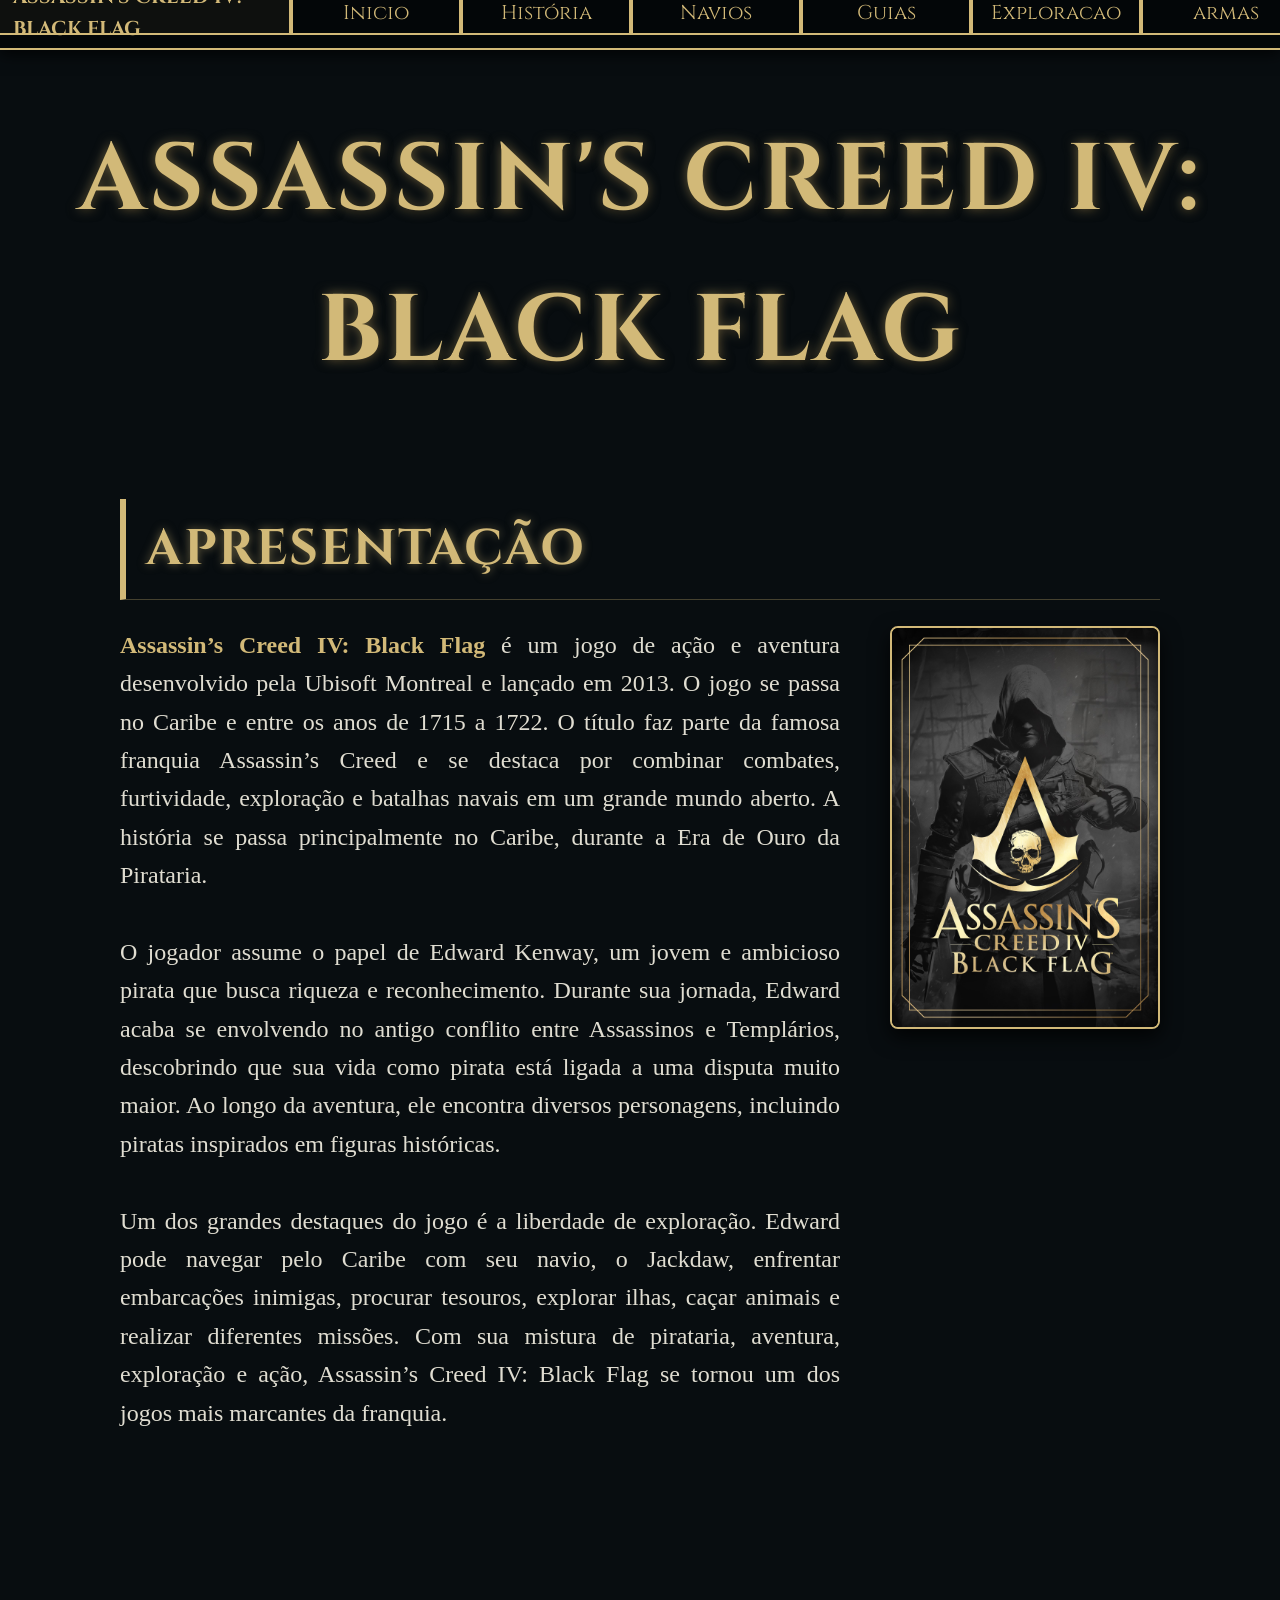
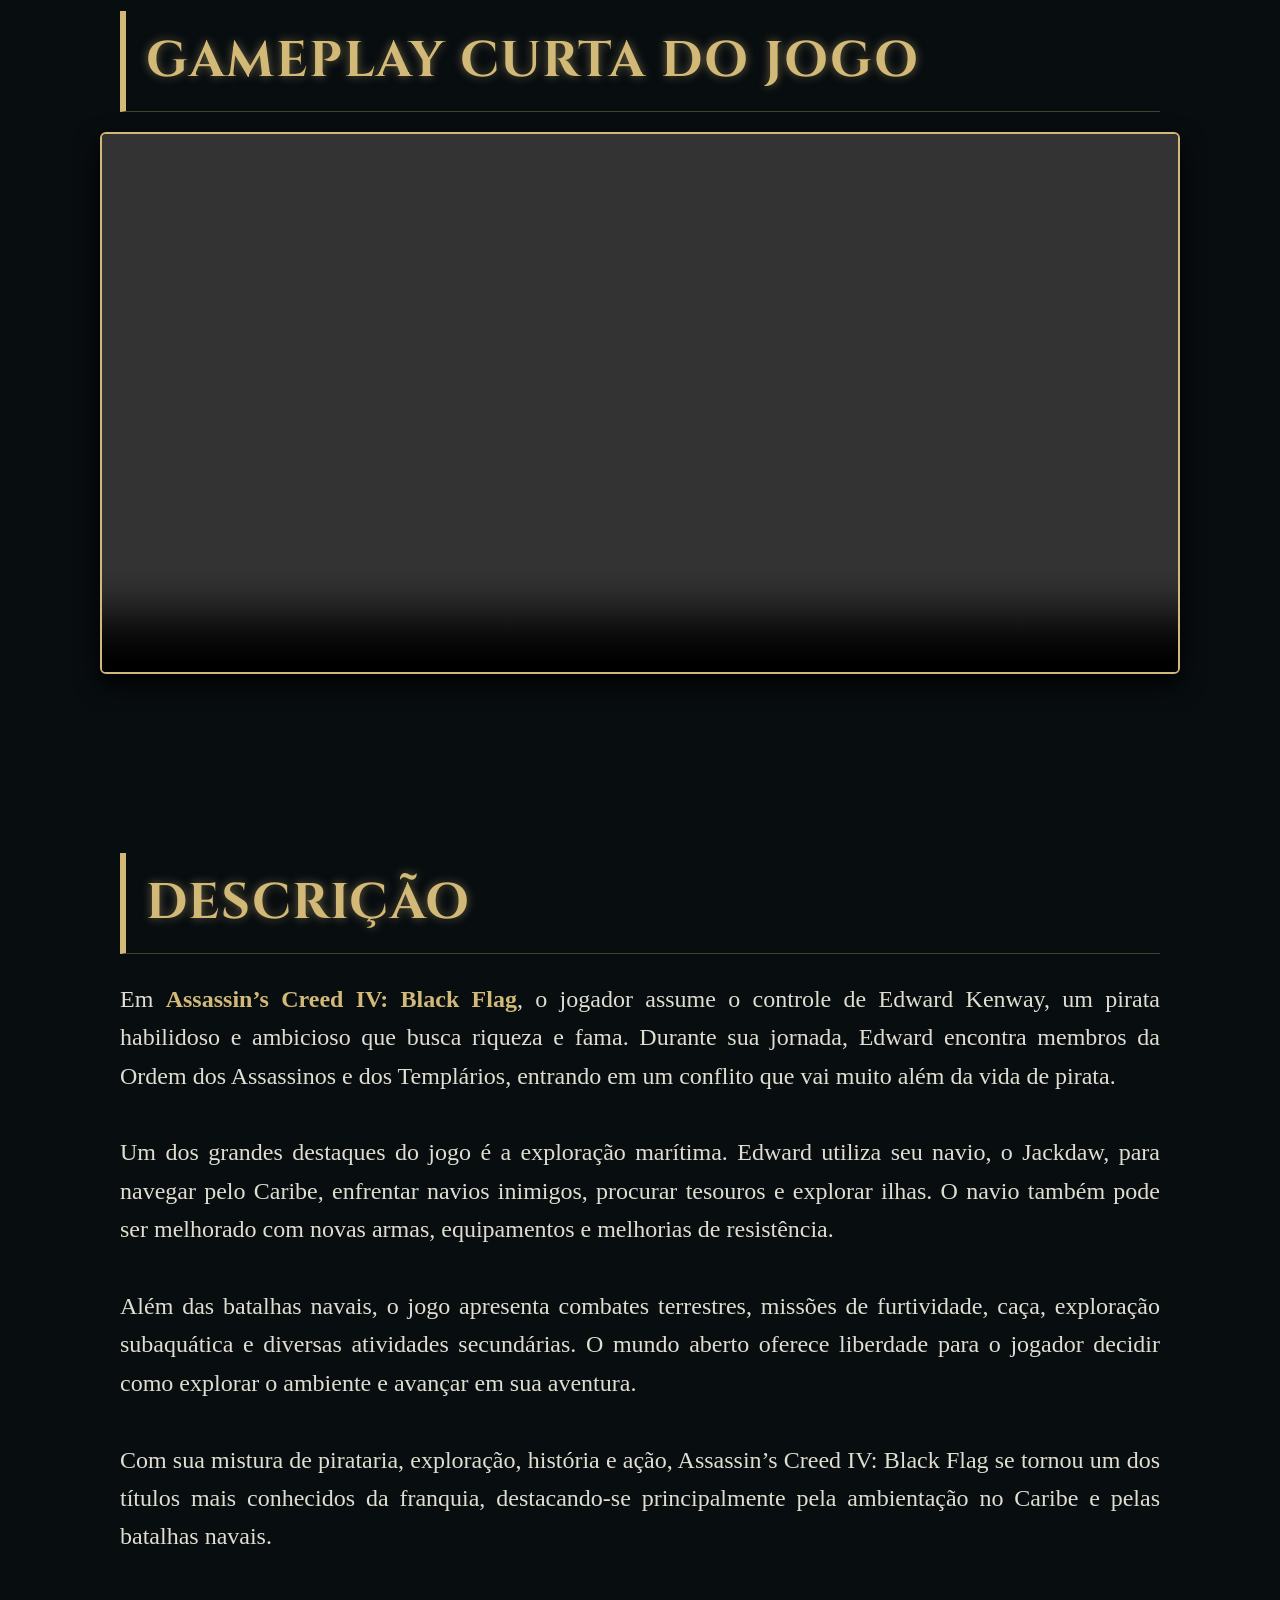
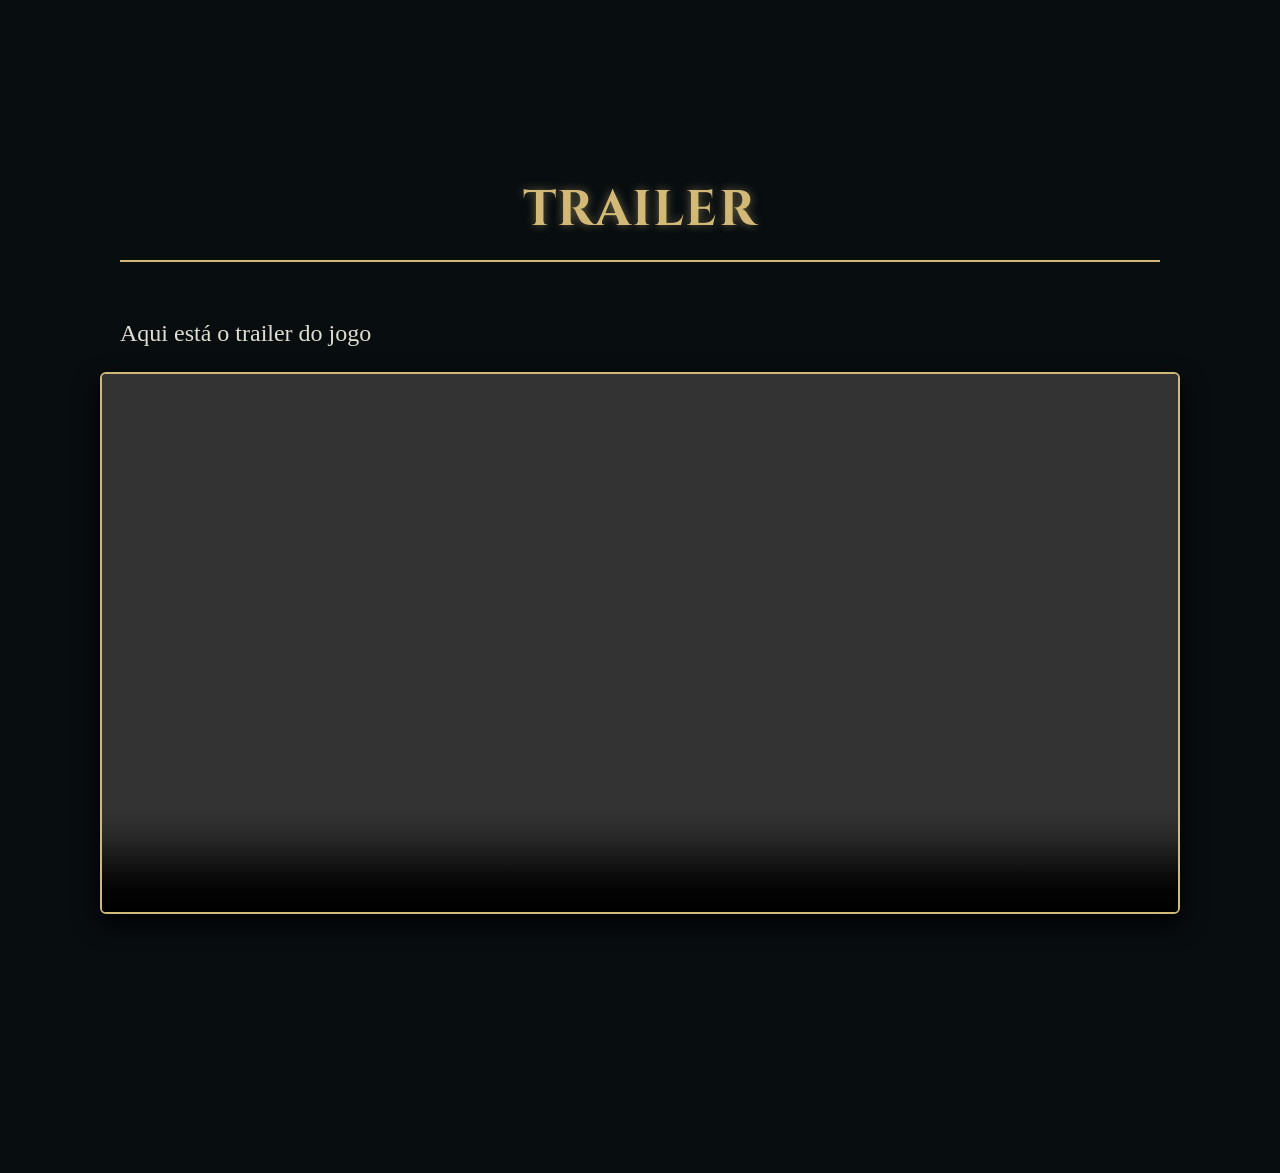
<file: index.html>
<!DOCTYPE html>
<html lang="pt-br">
<head>
    <meta charset="UTF-8">
    <meta name="viewport" content="width=device-width, initial-scale=1.0">
    <title>Inicio</title>
    <link rel="stylesheet" href="pirata.css">
    <link rel="icon" type="image/png" href="./Imagens/download.jpg">
    <style> 
        .title {
            text-align: center;
            font-size: 2.5cm;
            color: #D2B978;
        }
hr{
    background: #D2B978;    
}
        .subtitle {
            text-align: left;
            font-size: 50px;
            color: #D2B978;
            margin-left: 120px;
        }

        nav ul {
            list-style-type: none;
            margin: 0px;
            padding: 2px;
            display: flex;
        }

        nav li a {
            margin-right: 0px;
            font-size: 20px;
            color: #D2B978;
            border: 2px solid; 
            padding: 20px;          
            width: 150px;           
            height: 0.1px;          
            display: flex;         
            align-items: center;    
            justify-content: center;
            transform: translate(-11px, -11px);
        } 
        .nava{
            margin-right: 0px;
            font-size: 20px;
            color: #D2B978;
            border: 2px solid; 
            padding: 20px;          
            width: 410px;           
            height: 0.1px;          
            display: flex;         
            align-items: center;    
            justify-content: center;
            transform: translate(-11px, -11px);
        }

        nav a {
            text-decoration: none;
            color: #333;
        }

        body {
            background-color: #080D10;
        }

        .inicio {
            color: #e0ddd1;
            font-size: 18px;
        }

        

       
        .organizacao {
            display: flex;
            align-items: flex-start; 
            gap: 50px; 
            margin-left: 120px;
            margin-right: 120px;
        }

        .op {
           
            color: #e0ddd1;
            font-size: 24px; 
            text-align: justify;
            flex: 1; 
            margin: 0;
        }
        p {
           
            color: #e0ddd1;
            font-size: 24px; 
            text-align: justify;
            flex: 1; 
            margin-left:120px;
            margin-right: 120px;
        }
        .img1 {
            width: 270px; 
            height: auto;
            border-radius: 8px; 
        }
    </style>
</head>
<body>
    <nav>
        <ul>
         <li class="nava">Assassin's Creed IV: Black Flag</li>            
            <li><a href="index.html">Inicio</a></li>
            <li><a href="historia_jogo.html">História</a></li>
            <li><a href="Navios.html">Navios</a></li>
            <li><a href="Guias.html">Guias</a></li>
              <li><a href="Exploração.html">Exploracao</a></li>
              <li><a href="armamento.html">armas</a></li>
               <li><a href="curiosidades.html">Curiosidades</a></li>
        </ul>
    </nav>
<header id="cima">
  

    <h1 class="title">Assassin's Creed IV: Black Flag</h1>
</header>
    <br><br><br>

    <h2 class="subtitle">Apresentação</h2>

    <br>
    <div class="organizacao">
        <p class="op">
            <strong>Assassin’s Creed IV: Black Flag</strong> é um jogo de ação e aventura desenvolvido pela Ubisoft Montreal e lançado em 2013. O jogo se passa no Caribe e entre os anos de 1715 a 1722. O título faz parte da famosa franquia Assassin’s Creed e se destaca por combinar combates, furtividade, exploração e batalhas navais em um grande mundo aberto. A história se passa principalmente no Caribe, durante a Era de Ouro da Pirataria.
            <br><br>
            O jogador assume o papel de Edward Kenway, um jovem e ambicioso pirata que busca riqueza e reconhecimento. Durante sua jornada, Edward acaba se envolvendo no antigo conflito entre Assassinos e Templários, descobrindo que sua vida como pirata está ligada a uma disputa muito maior. Ao longo da aventura, ele encontra diversos personagens, incluindo piratas inspirados em figuras históricas.
            <br><br>
            Um dos grandes destaques do jogo é a liberdade de exploração. Edward pode navegar pelo Caribe com seu navio, o Jackdaw, enfrentar embarcações inimigas, procurar tesouros, explorar ilhas, caçar animais e realizar diferentes missões. Com sua mistura de pirataria, aventura, exploração e ação, Assassin’s Creed IV: Black Flag se tornou um dos jogos mais marcantes da franquia.
        </p>

        <img src="./Imagens/apps.46338.69748098540497451.6fec5e29-270a-4d59-adb7-cc8b6f788b95.c5643e1d-438b-41ce-8f03-d486a3ed85b6.jpg" class="img1" alt="Capa Assassin's Creed IV">
    </div>

<br><br>

<br><br><br><br><br>
 <h2 class="subtitle">Gameplay curta do jogo</h2>


<video width="1080" height="auto" src="./videoplayback5.mp4" controls ></video>













 <br><br>

<br><br><br><br><br>
  <h2 class="subtitle">Descrição</h2>

  <br>


<p>Em <strong> Assassin’s Creed IV: Black Flag</strong>, o jogador assume o controle de Edward Kenway, um pirata habilidoso e ambicioso que busca riqueza e fama. Durante sua jornada, Edward encontra membros da Ordem dos Assassinos e dos Templários, entrando em um conflito que vai muito além da vida de pirata.
<br> <br>
Um dos grandes destaques do jogo é a exploração marítima. Edward utiliza seu navio, o Jackdaw, para navegar pelo Caribe, enfrentar navios inimigos, procurar tesouros e explorar ilhas. O navio também pode ser melhorado com novas armas, equipamentos e melhorias de resistência.
<br> <br>
Além das batalhas navais, o jogo apresenta combates terrestres, missões de furtividade, caça, exploração subaquática e diversas atividades secundárias. O mundo aberto oferece liberdade para o jogador decidir como explorar o ambiente e avançar em sua aventura.
<br> <br>
Com sua mistura de pirataria, exploração, história e ação, Assassin’s Creed IV: Black Flag se tornou um dos títulos mais conhecidos da franquia, destacando-se principalmente pela ambientação no Caribe e pelas batalhas navais.</p>



<br><br><br><br><br><br><br>
<br>
<h2 class="subtitle" align="center">Trailer</h2>
<br><br>
<p>Aqui está o trailer do jogo</p>
 <video width="1080" height="auto" src="./vidssave.com Assassin_s Creed IV - Black Flag Trailer [Dublado] 480P.mp4" controls >

  
  </video>
    
  <br><br><br><br><br><br><br>



 


































</body>
</html>
</file>
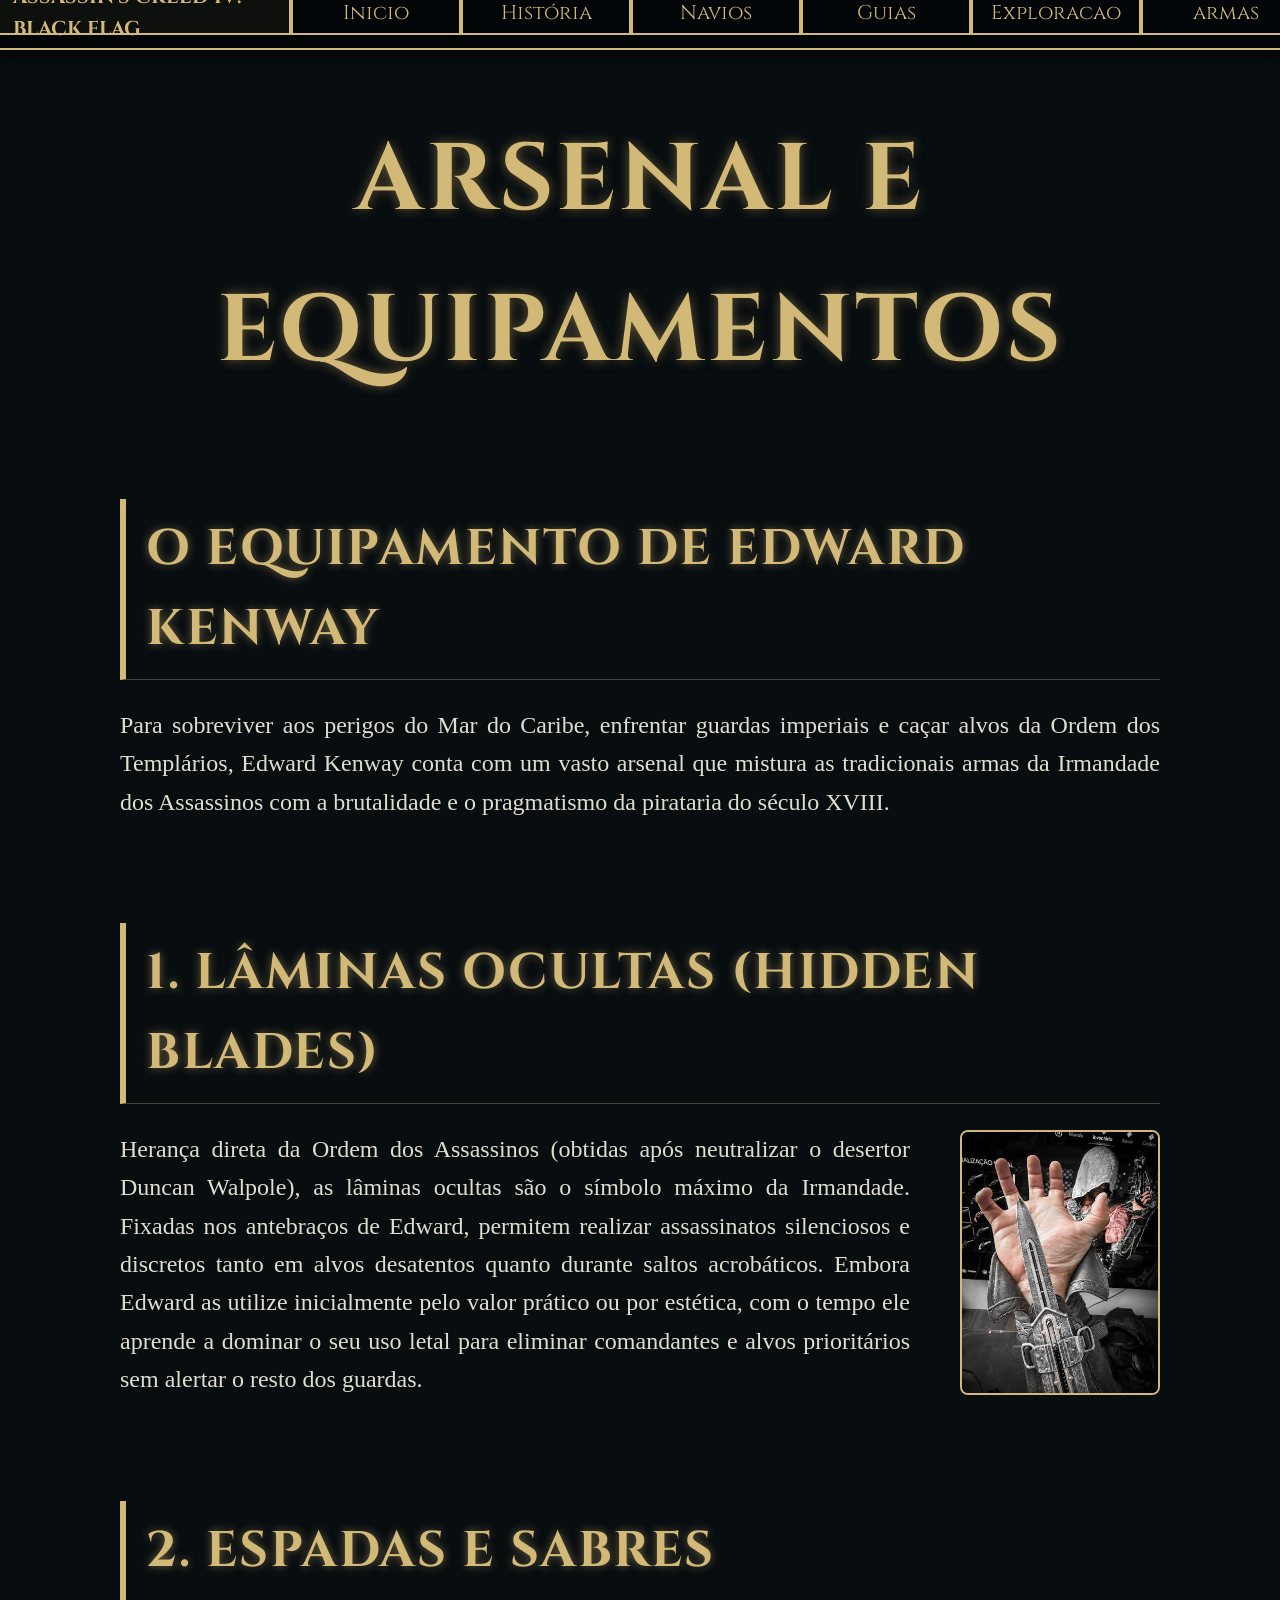
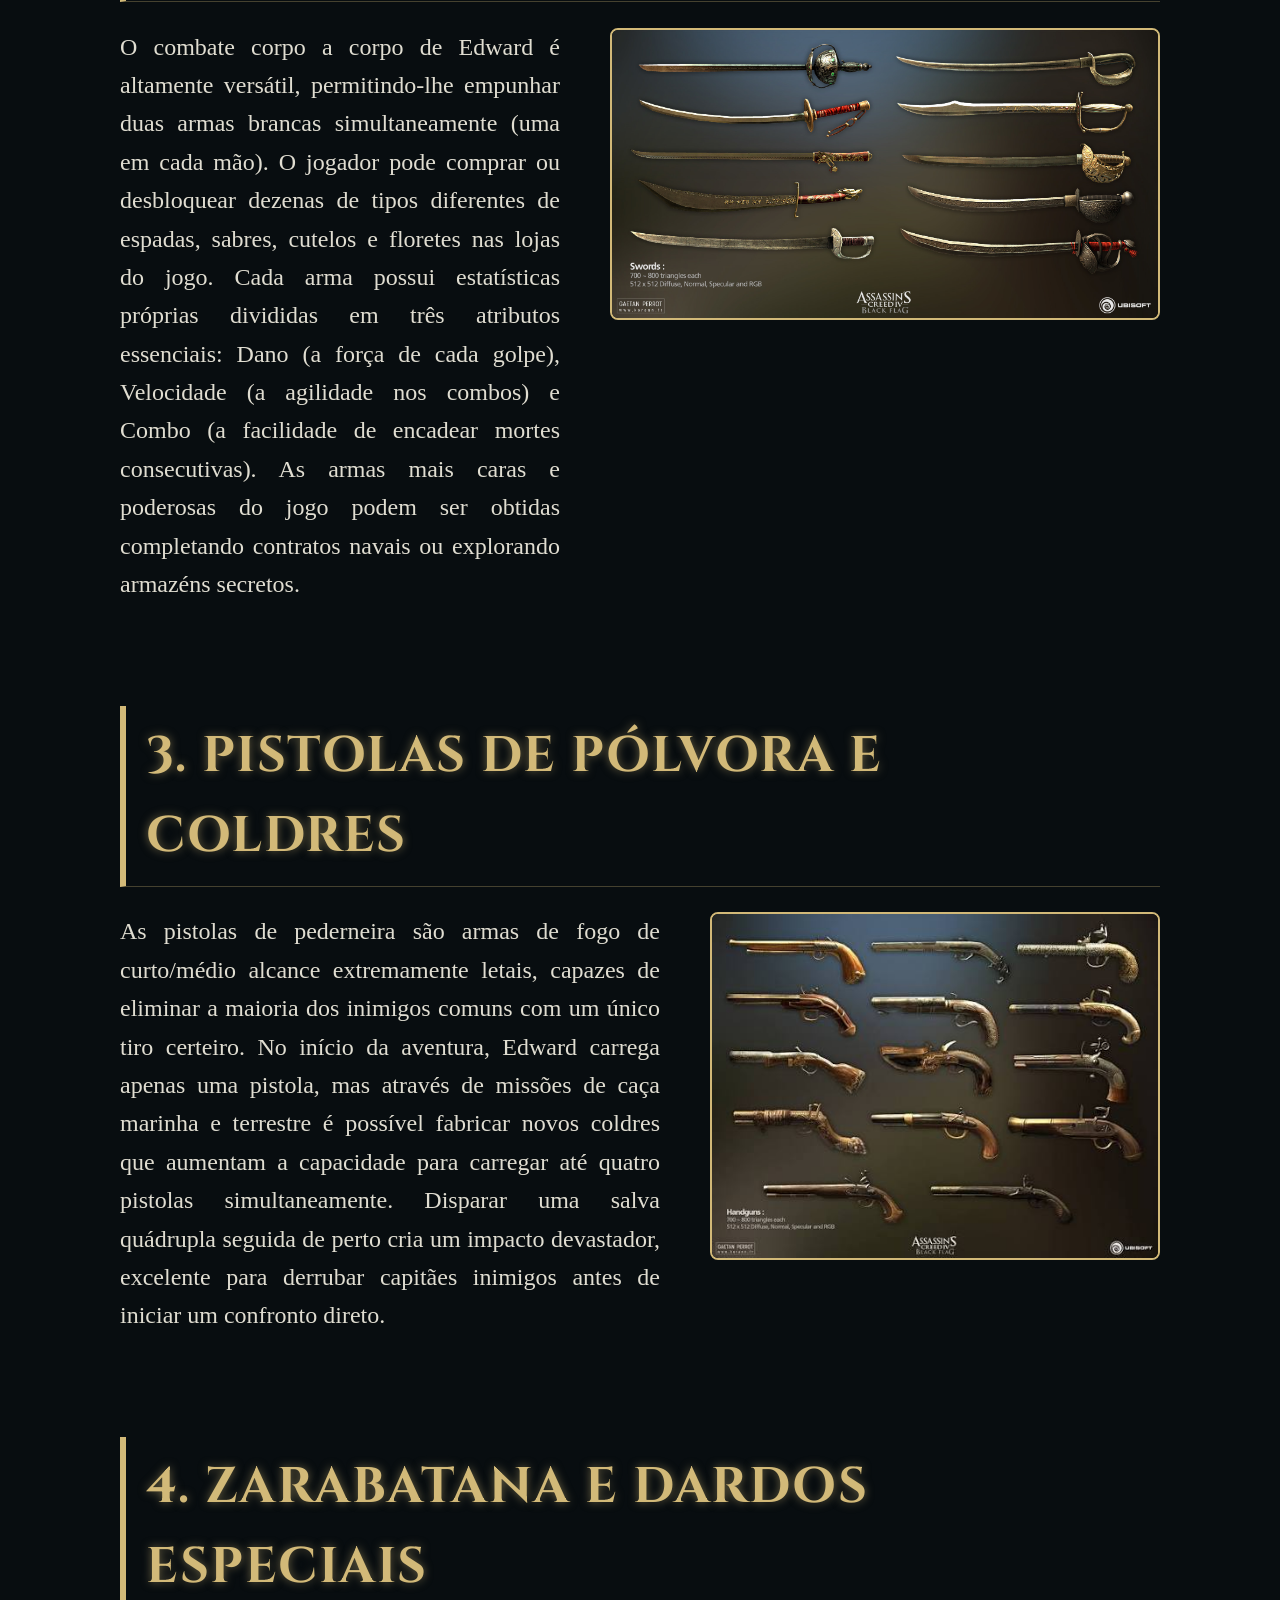
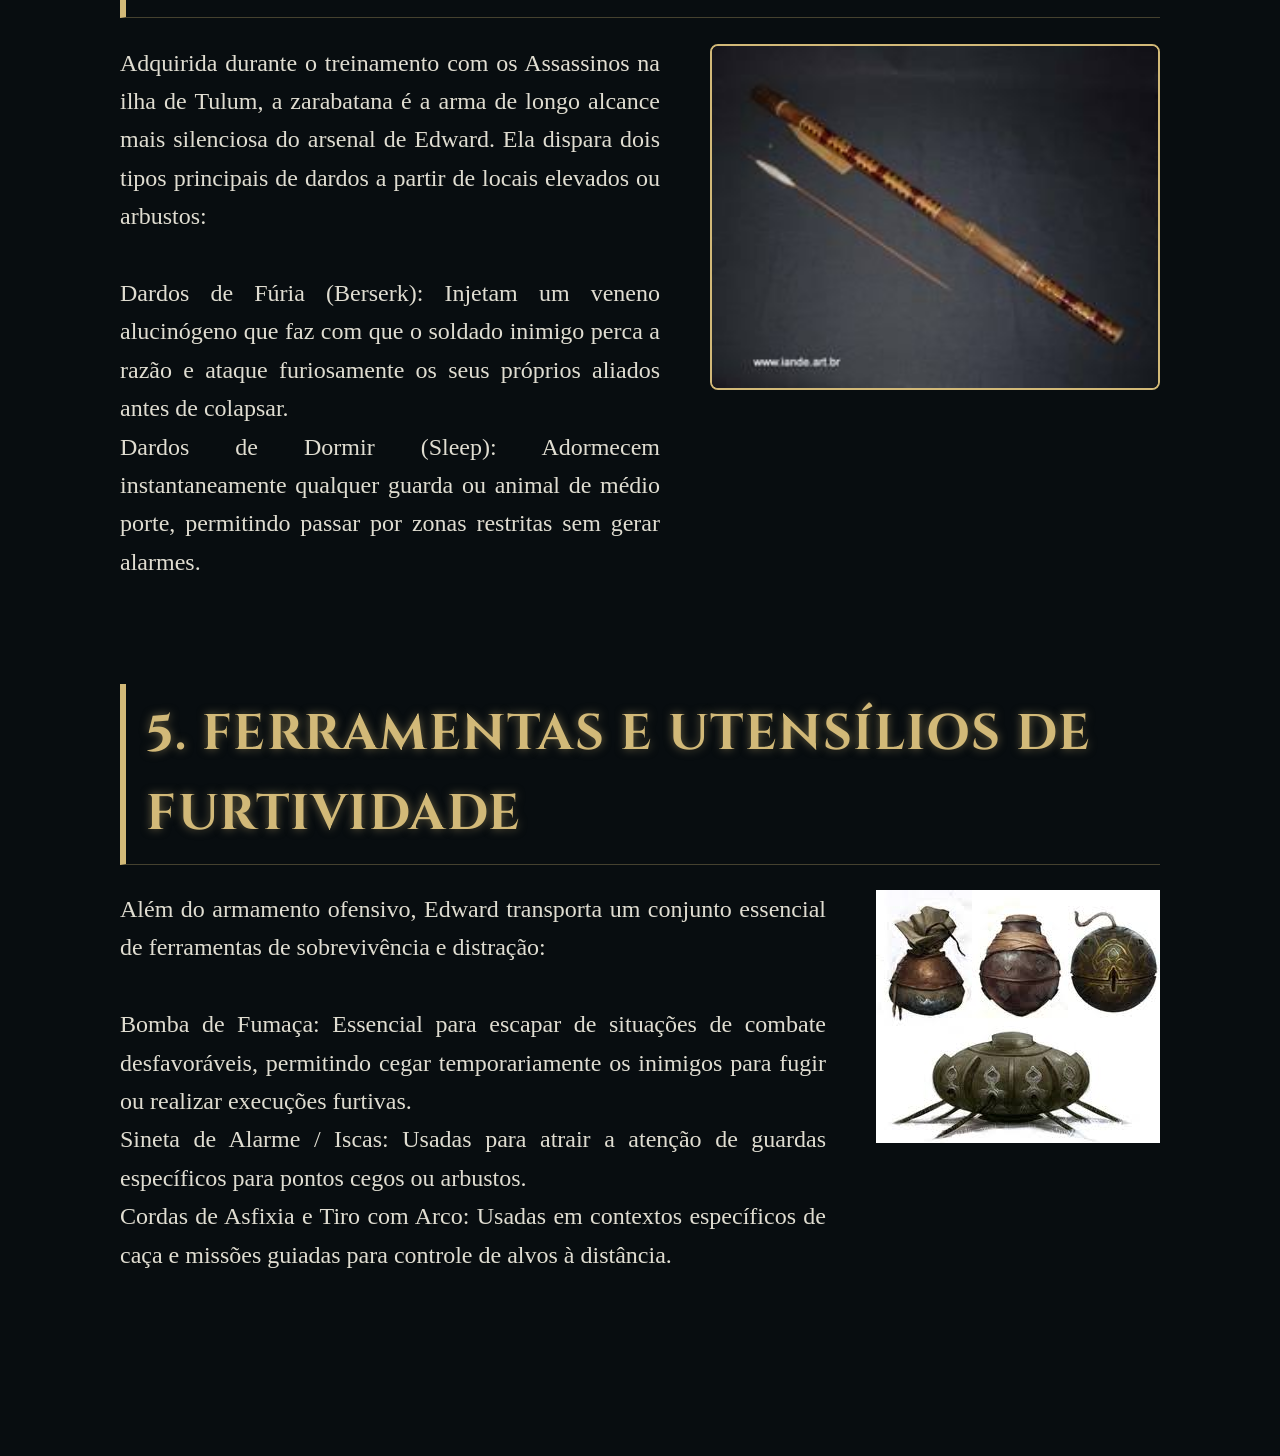
<file: armamento.html>
<!DOCTYPE html>
<html lang="pt-br">
<head>
    <meta charset="UTF-8">
    <meta name="viewport" content="width=device-width, initial-scale=1.0">
    <title>Armamento 
    </title>
    <link rel="stylesheet" href="pirata.css">
    <link rel="icon" type="image/png" href="./Imagens/download.jpg">
    <style> 
        .title {
            text-align: center;
            font-size: 2.5cm;
            color: #D2B978;
        }

        hr {
            background: #D2B978;    
        }

        .subtitle {
            text-align: left;
            font-size: 50px;
            color: #D2B978;
            margin-left: 120px;
        }

       

 nav ul {
            list-style-type: none;
            margin: 0px;
            padding: 2px;
            display: flex;
        }

        nav li a {
            margin-right: 0px;
            font-size: 20px;
            color: #D2B978;
            border: 2px solid; 
            padding: 20px;          
            width: 150px;           
            height: 0.1px;          
            display: flex;         
            align-items: center;    
            justify-content: center;
            transform: translate(-11px, -11px);
        } 
        .nava{
            margin-right: 0px;
            font-size: 20px;
            color: #D2B978;
            border: 2px solid; 
            padding: 20px;          
            width: 410px;           
            height: 0.1px;          
            display: flex;         
            align-items: center;    
            justify-content: center;
            transform: translate(-11px, -11px);
        }


        nav a {
            text-decoration: none;
            color: #333;
        }

        body {
            background-color: #080D10;
        }

        .organizacao {
            display: flex;
            align-items: flex-start; 
            gap: 50px; 
            margin-left: 120px;
            margin-right: 120px;
        }

        p {
            color: #e0ddd1;
            font-size: 24px; 
            text-align: justify;
            flex: 1; 
            margin-left: 120px;
            margin-right: 120px;
        }

        .organizacao p {
            margin-left: 0;
            margin-right: 0;
        }

        ul {
            margin-left: 140px;
            margin-right: 120px;
            color: #e0ddd1;
        }

        ul li p {
            margin-left: 0;
            margin-right: 0;
        }

        .img1 {
            width: 320px; 
            height: auto;
            border-radius: 8px; 
            border: 2px solid #D2B978;
        }
         .img2 {
            width: 200px; 
            height: auto;
            border-radius: 8px; 
            border: 2px solid #D2B978;
        }
        .img3 {
            width: 550px; 
            height: auto;
            border-radius: 8px; 
            border: 2px solid #D2B978;
        }
         .img4 {
            width: 450px; 
            height: auto;
            border-radius: 8px; 
            border: 2px solid #D2B978;
        }
         .img5 {
            width: 450px; 
            height: auto;
            border-radius: 8px; 
            border: 2px solid #D2B978;
        }
           .img5 {
            width: 450px; 
            height: auto;
            border-radius: 8px; 
            border: 2px solid #D2B978;
        }
         
    </style>
</head>
<body>

    <nav>
        <ul>
            <li class="nava">Assassin's Creed IV: Black Flag</li>            
            <li><a href="index.html">Inicio</a></li>
            <li><a href="historia_jogo.html">História</a></li>
            <li><a href="Navios.html">Navios</a></li>
            <li><a href="Guias.html">Guias</a></li>
              <li><a href="Exploração.html">Exploracao</a></li>
              <li><a href="armamento.html">armas</a></li>
               <li><a href="curiosidades.html">Curiosidades</a></li>
        </ul>
    </nav>

    <h1 class="title">Arsenal e Equipamentos</h1>

    <br><br><br>

    <h2 class="subtitle">O Equipamento de Edward Kenway</h2>
    <br>
    <p>
        Para sobreviver aos perigos do Mar do Caribe, enfrentar guardas imperiais e caçar alvos da Ordem dos Templários, Edward Kenway conta com um vasto arsenal que mistura as tradicionais armas da Irmandade dos Assassinos com a brutalidade e o pragmatismo da pirataria do século XVIII.
    </p>

    <br><br><br><br>

    <h2 class="subtitle">1. Lâminas Ocultas (Hidden Blades)</h2>
    <br>
    <div class="organizacao">
        <p>
            Herança direta da Ordem dos Assassinos (obtidas após neutralizar o desertor Duncan Walpole), as lâminas ocultas são o símbolo máximo da Irmandade. Fixadas nos antebraços de Edward, permitem realizar assassinatos silenciosos e discretos tanto em alvos desatentos quanto durante saltos acrobáticos. Embora Edward as utilize inicialmente pelo valor prático ou por estética, com o tempo ele aprende a dominar o seu uso letal para eliminar comandantes e alvos prioritários sem alertar o resto dos guardas.
        </p>
        <img src="./Imagens/images (9).jpg" class="img2" >
    </div>

    <br><br><br><br>

    <h2 class="subtitle">2. Espadas e Sabres</h2>
    <br>
    <div class="organizacao">
        <p>
            O combate corpo a corpo de Edward é altamente versátil, permitindo-lhe empunhar duas armas brancas simultaneamente (uma em cada mão). O jogador pode comprar ou desbloquear dezenas de tipos diferentes de espadas, sabres, cutelos e floretes nas lojas do jogo. Cada arma possui estatísticas próprias divididas em três atributos essenciais: Dano (a força de cada golpe), Velocidade (a agilidade nos combos) e Combo (a facilidade de encadear mortes consecutivas). As armas mais caras e poderosas do jogo podem ser obtidas completando contratos navais ou explorando armazéns secretos.
        </p>
        <img src="./Imagens/gaetan-perrot-assassin-sword-realtime01.jpg" class="img3" alt="Espadas e Sabres">
    </div>

    <br><br><br><br>

    <h2 class="subtitle">3. Pistolas de Pólvora e Coldres</h2>
    <br>
    <div class="organizacao">
        <p>
            As pistolas de pederneira são armas de fogo de curto/médio alcance extremamente letais, capazes de eliminar a maioria dos inimigos comuns com um único tiro certeiro. No início da aventura, Edward carrega apenas uma pistola, mas através de missões de caça marinha e terrestre é possível fabricar novos coldres que aumentam a capacidade para carregar até quatro pistolas simultaneamente. Disparar uma salva quádrupla seguida de perto cria um impacto devastador, excelente para derrubar capitães inimigos antes de iniciar um confronto direto.
        </p>
        <img src="./Imagens/images (10).jpg" class="img4" alt="Pistolas de Pólvora">
    </div>

    <br><br><br><br>

    <h2 class="subtitle">4. Zarabatana e Dardos Especiais</h2>
    <br>
    <div class="organizacao">
        <p>
            Adquirida durante o treinamento com os Assassinos na ilha de Tulum, a zarabatana é a arma de longo alcance mais silenciosa do arsenal de Edward. Ela dispara dois tipos principais de dardos a partir de locais elevados ou arbustos:
            <br><br>
            Dardos de Fúria (Berserk): Injetam um veneno alucinógeno que faz com que o soldado inimigo perca a razão e ataque furiosamente os seus próprios aliados antes de colapsar.
            <br>
            Dardos de Dormir (Sleep): Adormecem instantaneamente qualquer guarda ou animal de médio porte, permitindo passar por zonas restritas sem gerar alarmes.
        </p>
        <img src="./Imagens/images (12).jpg" class="img5" alt="Zarabatana">
    </div>

    <br><br><br><br>

    <h2 class="subtitle">5. Ferramentas e Utensílios de Furtividade</h2>
    <br>
    <div class="organizacao">
        <p>
            Além do armamento ofensivo, Edward transporta um conjunto essencial de ferramentas de sobrevivência e distração:
            <br><br>
            Bomba de Fumaça: Essencial para escapar de situações de combate desfavoráveis, permitindo cegar temporariamente os inimigos para fugir ou realizar execuções furtivas.
            <br>
            Sineta de Alarme / Iscas: Usadas para atrair a atenção de guardas específicos para pontos cegos ou arbustos.
            <br>
            Cordas de Asfixia e Tiro com Arco: Usadas em contextos específicos de caça e missões guiadas para controle de alvos à distância.
        </p>
        <img src="./Imagens/images (13).jpg" class="img6" alt="Ferramentas">
    </div>

    <br><br><br><br>

</body>
</html>
</file>
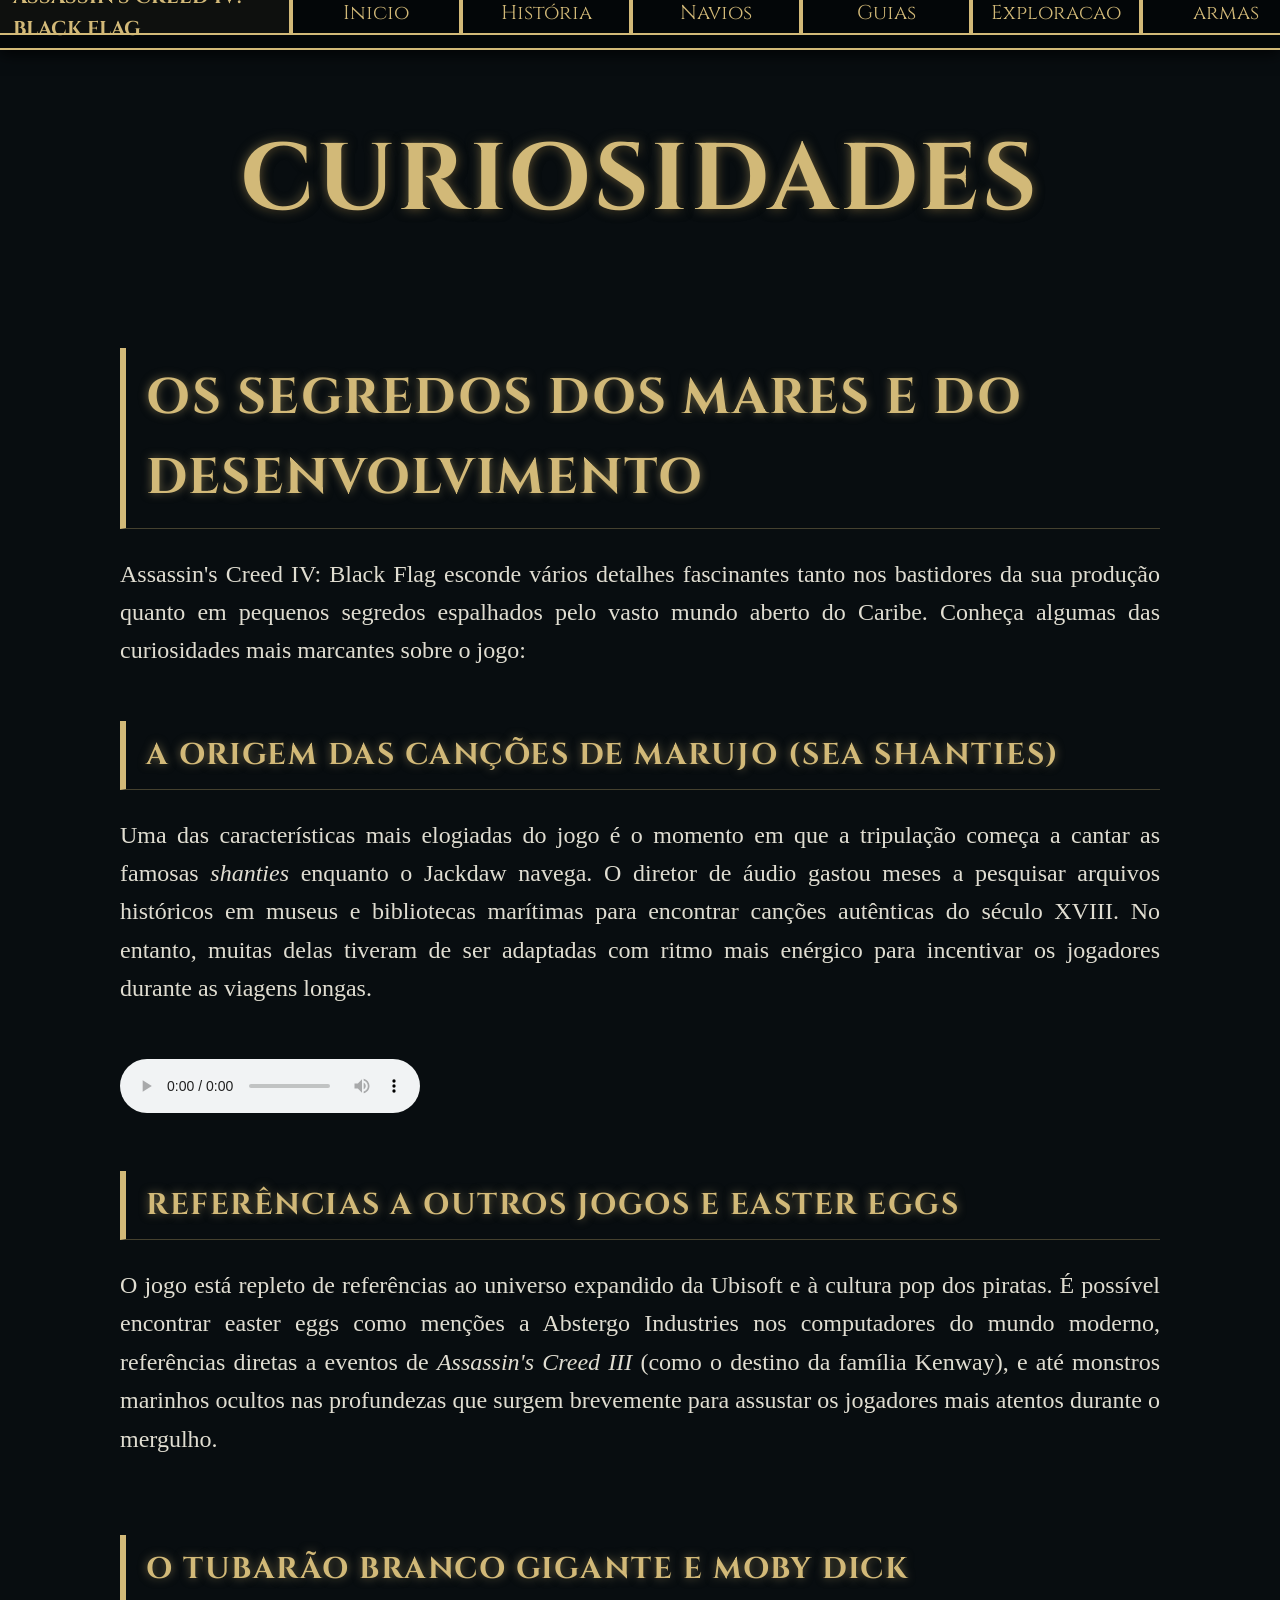
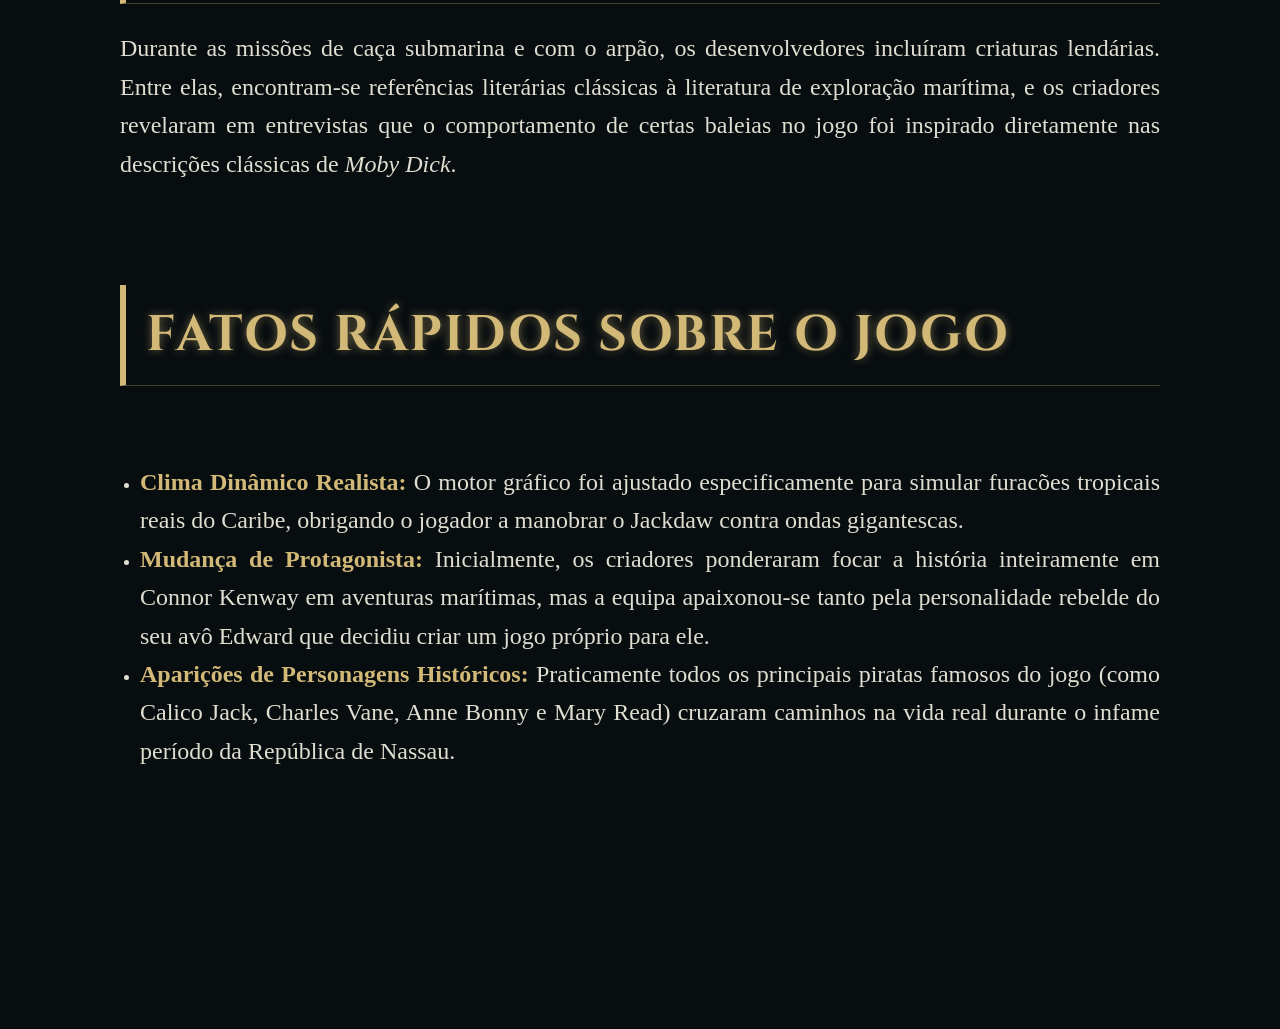
<file: curiosidades.html>
<!DOCTYPE html>
<html lang="pt-br">
<head>
    <meta charset="UTF-8">
    <meta name="viewport" content="width=device-width, initial-scale=1.0">
    <title>Curiosidades</title>
    <link rel="stylesheet" href="pirata.css">
    <link rel="icon" type="image/png" href="./Imagens/download.jpg">
    <style> 
        .title {
            text-align: center;
            font-size: 2.5cm;
            color: #D2B978;
        }

        hr {
            background: #D2B978;    
        }

        .subtitle {
            text-align: left;
            font-size: 50px;
            color: #D2B978;
            margin-left: 120px;
        }

        .subititle {
            text-align: left;
            font-size: 30px;
            color: #D2B978;
            margin-left: 120px;
        }

        nav ul {
            list-style-type: none;
            margin: 0px;
            padding: 2px;
            display: flex;
        }

        nav li a {
            margin-right: 0px;
            font-size: 20px;
            color: #D2B978;
            border: 2px solid; 
            padding: 20px;          
            width: 150px;           
            height: 0.1px;          
            display: flex;         
            align-items: center;    
            justify-content: center;
            transform: translate(-11px, -11px);
        } 

        .nava {
            margin-right: 0px;
            font-size: 20px;
            color: #D2B978;
            border: 2px solid; 
            padding: 20px;          
            width: 410px;           
            height: 0.1px;          
            display: flex;         
            align-items: center;    
            justify-content: center;
            transform: translate(-11px, -11px);
        }

        nav a {
            text-decoration: none;
            color: #333;
        }

        body {
            background-color: #080D10;
        }

        .organizacao {
            display: flex;
            align-items: flex-start; 
            gap: 50px; 
            margin-left: 120px;
            margin-right: 120px;
        }

        p {
            color: #e0ddd1;
            font-size: 24px; 
            text-align: justify;
            flex: 1; 
            margin-left: 120px;
            margin-right: 120px;
        }

        .organizacao p {
            margin-left: 0;
            margin-right: 0;
        }

        ul {
            margin-left: 140px;
            margin-right: 120px;
            color: #e0ddd1;
        }

        ul li p {
            margin-left: 0;
            margin-right: 0;
        }

        .img1 {
            width: 320px; 
            height: auto;
            border-radius: 8px; 
            border: 2px solid #D2B978;
        }
        audio{
            margin-left: 120px;
        }
    </style>
</head>
<body>

   
    <nav>
        <ul>
          <li class="nava">Assassin's Creed IV: Black Flag</li>            
            <li><a href="index.html">Inicio</a></li>
            <li><a href="historia_jogo.html">História</a></li>
            <li><a href="Navios.html">Navios</a></li>
            <li><a href="Guias.html">Guias</a></li>
              <li><a href="Exploração.html">Exploracao</a></li>
              <li><a href="armamento.html">armas</a></li>
               <li><a href="curiosidades.html">Curiosidades</a></li>
        </ul>
    </nav>


    <h1 class="title">Curiosidades</h1>

    <br><br><br>

    
    <h2 class="subtitle"> Os Segredos dos Mares e do Desenvolvimento</h2>
    <br>
    <p>
        Assassin's Creed IV: Black Flag esconde vários detalhes fascinantes tanto nos bastidores da sua produção quanto em pequenos segredos espalhados pelo vasto mundo aberto do Caribe. Conheça algumas das curiosidades mais marcantes sobre o jogo:
    </p>

    <br><br>

    <h3 class="subititle">A Origem das Canções de Marujo (Sea Shanties)</h3>
    <br>
    <div class="organizacao">
        <p>
            Uma das características mais elogiadas do jogo é o momento em que a tripulação começa a cantar as famosas <em>shanties</em> enquanto o Jackdaw navega. O diretor de áudio gastou meses a pesquisar arquivos históricos em museus e bibliotecas marítimas para encontrar canções autênticas do século XVIII. No entanto, muitas delas tiveram de ser adaptadas com ritmo mais enérgico para incentivar os jogadores durante as viagens longas.
        </p>
        
   
    </div>
    <br>
    <br>
<audio width="1080" height="auto" src="./videoplayback.m4a" controls ></audio>
    <br><br><br>

    <h3 class="subititle">Referências a Outros Jogos e Easter Eggs</h3>
    <br>
    <div class="organizacao">
        <p>
            O jogo está repleto de referências ao universo expandido da Ubisoft e à cultura pop dos piratas. É possível encontrar easter eggs como menções a Abstergo Industries nos computadores do mundo moderno, referências diretas a eventos de <em>Assassin's Creed III</em> (como o destino da família Kenway), e até monstros marinhos ocultos nas profundezas que surgem brevemente para assustar os jogadores mais atentos durante o mergulho.
        </p>
    </div>

    <br><br><br>

    <h3 class="subititle">O Tubarão Branco Gigante e Moby Dick</h3>
    <br>
    <div class="organizacao">
        <p>
            Durante as missões de caça submarina e com o arpão, os desenvolvedores incluíram criaturas lendárias. Entre elas, encontram-se referências literárias clássicas à literatura de exploração marítima, e os criadores revelaram em entrevistas que o comportamento de certas baleias no jogo foi inspirado diretamente nas descrições clássicas de <em>Moby Dick</em>.
        </p>
    </div>

    <br><br><br><br>

    <h2 class="subtitle"> Fatos Rápidos sobre o Jogo</h2>
    <br>
    

    <br><br>

    <ul>
        <li><p><strong>Clima Dinâmico Realista:</strong> O motor gráfico foi ajustado especificamente para simular furacões tropicais reais do Caribe, obrigando o jogador a manobrar o Jackdaw contra ondas gigantescas.</p></li>
        <li><p><strong>Mudança de Protagonista:</strong> Inicialmente, os criadores ponderaram focar a história inteiramente em Connor Kenway em aventuras marítimas, mas a equipa apaixonou-se tanto pela personalidade rebelde do seu avô Edward que decidiu criar um jogo próprio para ele.</p></li>
        <li><p><strong>Aparições de Personagens Históricos:</strong> Praticamente todos os principais piratas famosos do jogo (como Calico Jack, Charles Vane, Anne Bonny e Mary Read) cruzaram caminhos na vida real durante o infame período da República de Nassau.</p></li>
    </ul>

    <br><br><br><br><br><br><br>


 

</body>
</html>
</file>
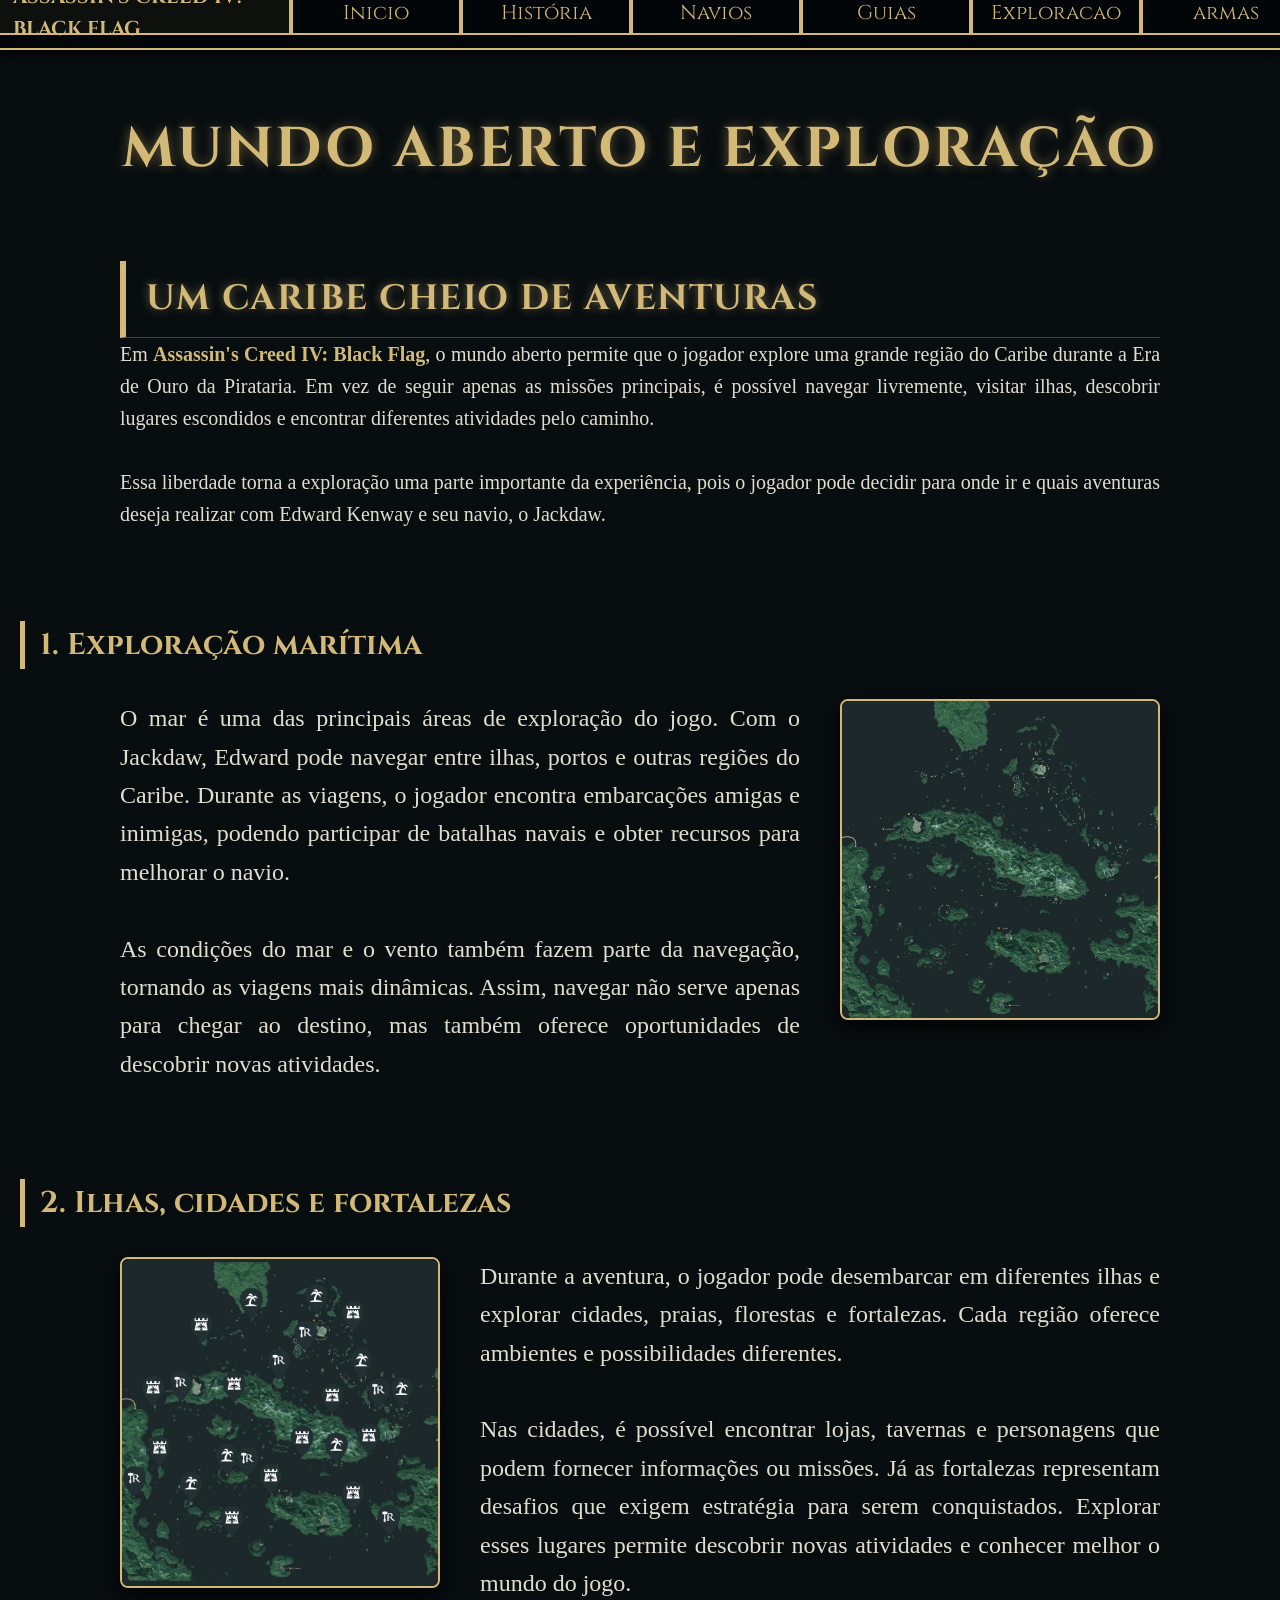
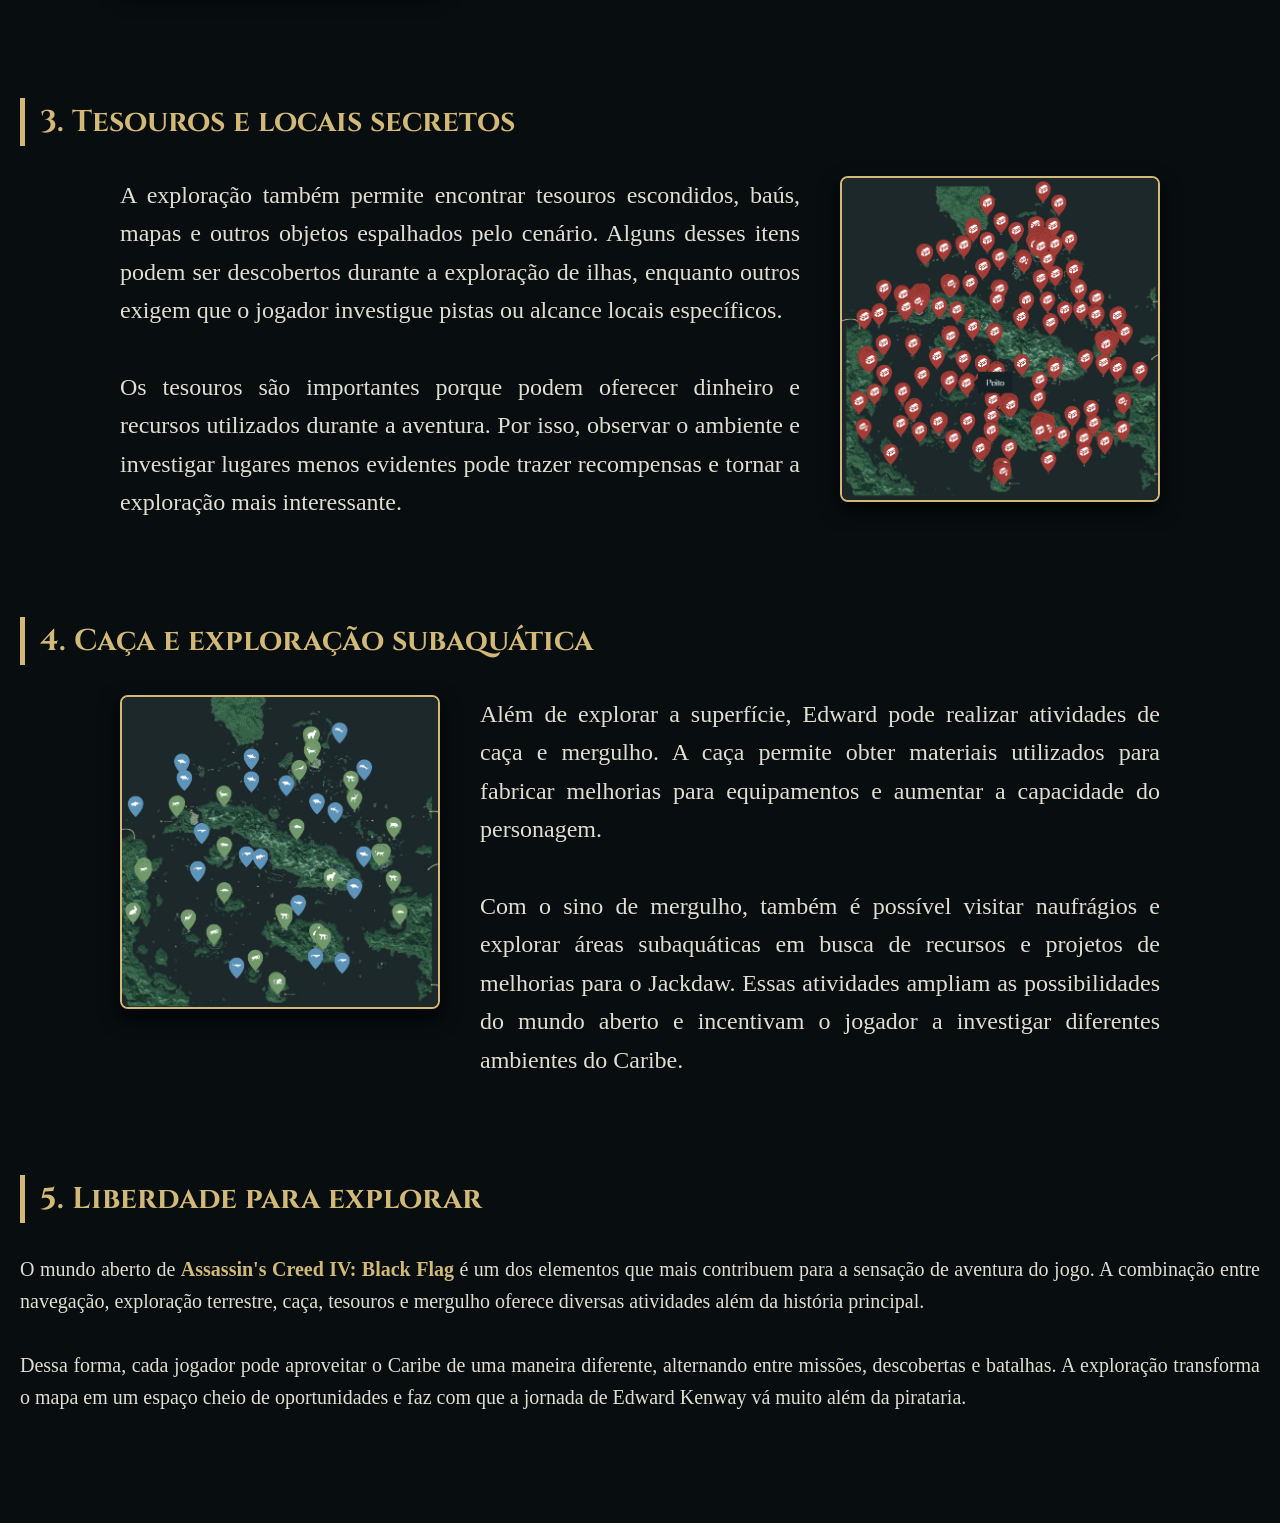
<file: Exploração.html>
<!DOCTYPE html>
<html lang="pt-br">
<head>
    <meta charset="UTF-8">
    <meta name="viewport" content="width=device-width, initial-scale=1.0">

    <title>xploração</title>

    <link rel="stylesheet" href="pirata.css">
    <link rel="icon" type="image/png" href="./Imagens/download.jpg">

    <style>
        .exploracao-img {
            width: 320px;
            height: auto;
            border-radius: 8px;
            border: 2px solid #D2B978;
            box-shadow: 0 8px 20px rgba(0, 0, 0, 0.8);
        }

        .bloco-exploracao {
            display: flex;
            align-items: flex-start;
            gap: 40px;
            margin: 30px 120px;
        }

        .bloco-exploracao p {
            margin: 0;
        }

        .subtitulo {
            font-family: 'Cinzel', serif;
            font-size: 30px;
            color: #D2B978;
            margin: 40px 120px 20px;
            border-left: 5px solid #D2B978;
            padding-left: 15px;
        }

        .texto-final {
            margin: 30px 120px;
        }

      .bloco-exploracao p {
            margin: 0;
            font-size: 24px;
            text-align: justify;
            color: #e0ddd1;
            flex: 1;
        }
         nav ul {
            list-style-type: none;
            margin: 0px;
            padding: 2px;
            display: flex;
        }

        nav li a {
            margin-right: 0px;
            font-size: 20px;
            color: #D2B978;
            border: 2px solid; 
            padding: 20px;          
            width: 150px;           
            height: 0.1px;          
            display: flex;         
            align-items: center;    
            justify-content: center;
            transform: translate(-11px, -11px);
        } 

        .nava {
            margin-right: 0px;
            font-size: 20px;
            color: #D2B978;
            border: 2px solid; 
            padding: 20px;          
            width: 410px;           
            height: 0.1px;          
            display: flex;         
            align-items: center;    
            justify-content: center;
            transform: translate(-11px, -11px);
        }

        nav a {
            text-decoration: none;
            color: #333;
        }

            .subtitulo,
            .texto-final {
                margin-left: 20px;
                margin-right: 20px;
            }

            .exploracao-img {
                max-width: 100%;
            }
        
    </style>
</head>

<body>

    <nav>
        <ul>
          <li class="nava">Assassin's Creed IV: Black Flag</li>            
            <li><a href="index.html">Inicio</a></li>
            <li><a href="historia_jogo.html">História</a></li>
            <li><a href="Navios.html">Navios</a></li>
            <li><a href="Guias.html">Guias</a></li>
              <li><a href="Exploração.html">Exploracao</a></li>
              <li><a href="armamento.html">armas</a></li>
               <li><a href="curiosidades.html">Curiosidades</a></li>
        </ul>
    </nav>

    <h1 class="title">Mundo Aberto e Exploração</h1>

    <br><br>

    <h2 class="subtitle">Um Caribe cheio de aventuras</h2>

    <p>
        Em <strong>Assassin's Creed IV: Black Flag</strong>, o mundo aberto
        permite que o jogador explore uma grande região do Caribe durante
        a Era de Ouro da Pirataria. Em vez de seguir apenas as missões
        principais, é possível navegar livremente, visitar ilhas,
        descobrir lugares escondidos e encontrar diferentes atividades
        pelo caminho.
        <br><br>
        Essa liberdade torna a exploração uma parte importante da
        experiência, pois o jogador pode decidir para onde ir e quais
        aventuras deseja realizar com Edward Kenway e seu navio, o Jackdaw.
    </p>

    <br><br>

    <h2 class="subtitulo">1. Exploração marítima</h2>

    <div class="bloco-exploracao">

        <p>
            O mar é uma das principais áreas de exploração do jogo.
            Com o Jackdaw, Edward pode navegar entre ilhas, portos e
            outras regiões do Caribe. Durante as viagens, o jogador
            encontra embarcações amigas e inimigas, podendo participar
            de batalhas navais e obter recursos para melhorar o navio.
            <br><br>
            As condições do mar e o vento também fazem parte da
            navegação, tornando as viagens mais dinâmicas. Assim,
            navegar não serve apenas para chegar ao destino, mas
            também oferece oportunidades de descobrir novas atividades.
        </p>

        <img
            src="./Imagens/Captura de tela 2026-10-02 200302.png"
            class="exploracao-img"
            alt="Navio Jackdaw utilizado na exploração marítima"
        >

    </div>

    <br>

    <h2 class="subtitulo">2. Ilhas, cidades e fortalezas</h2>

    <div class="bloco-exploracao">

        <img
            src="./Imagens/Captura de tela 2026-10-13 092052.png"
            class="exploracao-img"
            alt="Embarcação e ambiente de Assassin's Creed IV"
        >

        <p>
            Durante a aventura, o jogador pode desembarcar em diferentes
            ilhas e explorar cidades, praias, florestas e fortalezas.
            Cada região oferece ambientes e possibilidades diferentes.
            <br><br>
            Nas cidades, é possível encontrar lojas, tavernas e
            personagens que podem fornecer informações ou missões.
            Já as fortalezas representam desafios que exigem estratégia
            para serem conquistados. Explorar esses lugares permite
            descobrir novas atividades e conhecer melhor o mundo do jogo.
        </p>

    </div>

    <br>

    <h2 class="subtitulo">3. Tesouros e locais secretos</h2>

    <div class="bloco-exploracao">

        <p>
            A exploração também permite encontrar tesouros escondidos,
            baús, mapas e outros objetos espalhados pelo cenário.
            Alguns desses itens podem ser descobertos durante a
            exploração de ilhas, enquanto outros exigem que o jogador
            investigue pistas ou alcance locais específicos.
            <br><br>
            Os tesouros são importantes porque podem oferecer dinheiro
            e recursos utilizados durante a aventura. Por isso,
            observar o ambiente e investigar lugares menos evidentes
            pode trazer recompensas e tornar a exploração mais interessante.
        </p>

        <img
            src="./Imagens/Captura de tela 2026-10-13 092814.png"
            class="exploracao-img"
            alt="Edward Kenway em Assassin's Creed IV"
        >

    </div>

    <br>

    <h2 class="subtitulo">4. Caça e exploração subaquática</h2>

    <div class="bloco-exploracao">

        <img
            src="./Imagens/Captura de tela 2026-10-13 092648.png"
            class="exploracao-img"
            alt="Ambiente de exploração em Assassin's Creed IV"
        >

        <p>
            Além de explorar a superfície, Edward pode realizar
            atividades de caça e mergulho. A caça permite obter
            materiais utilizados para fabricar melhorias para
            equipamentos e aumentar a capacidade do personagem.
            <br><br>
            Com o sino de mergulho, também é possível visitar
            naufrágios e explorar áreas subaquáticas em busca de
            recursos e projetos de melhorias para o Jackdaw.
            Essas atividades ampliam as possibilidades do mundo
            aberto e incentivam o jogador a investigar diferentes
            ambientes do Caribe.
        </p>

    </div>

    <br>

    <h2 class="subtitulo">5. Liberdade para explorar</h2>

    <p class="texto-final">
        O mundo aberto de <strong>Assassin's Creed IV: Black Flag</strong>
        é um dos elementos que mais contribuem para a sensação de
        aventura do jogo. A combinação entre navegação, exploração
        terrestre, caça, tesouros e mergulho oferece diversas
        atividades além da história principal.
        <br><br>
        Dessa forma, cada jogador pode aproveitar o Caribe de uma
        maneira diferente, alternando entre missões, descobertas
        e batalhas. A exploração transforma o mapa em um espaço
        cheio de oportunidades e faz com que a jornada de Edward
        Kenway vá muito além da pirataria.
    </p>

</body>
</html>
</file>
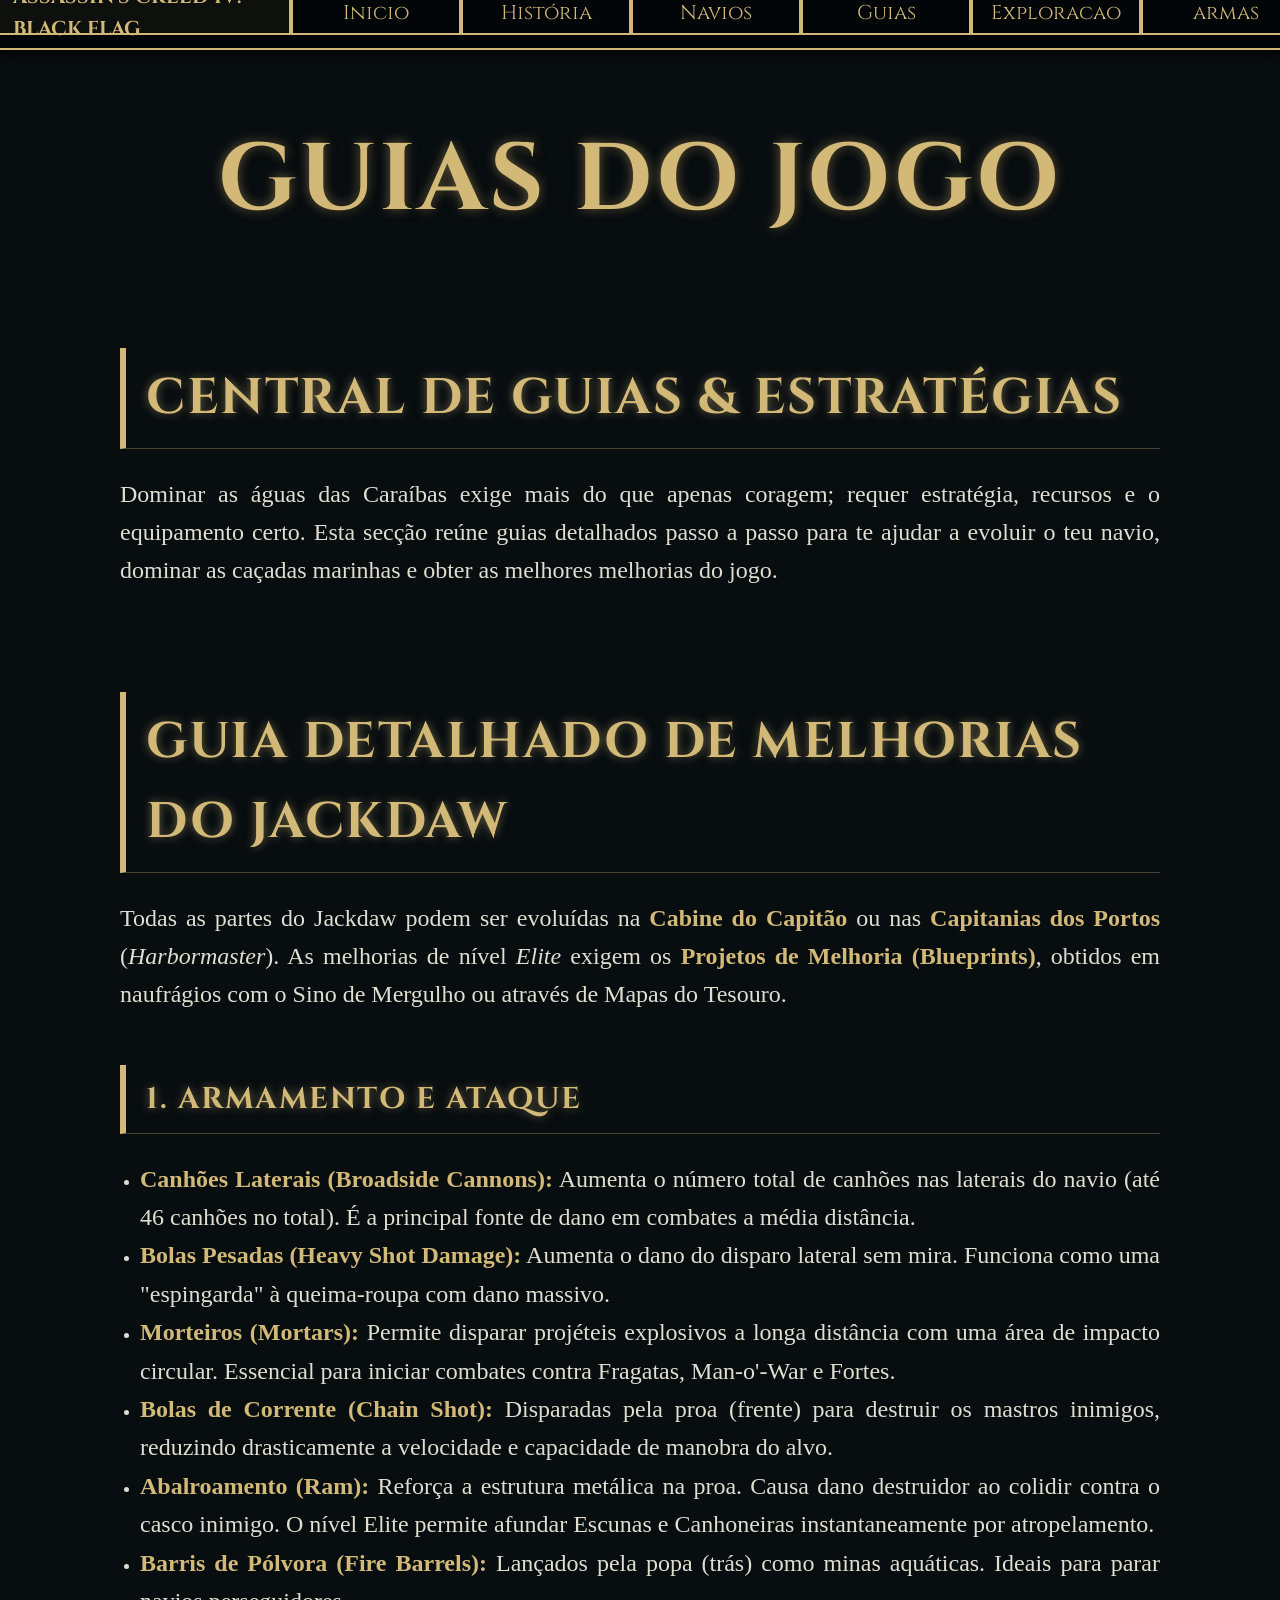
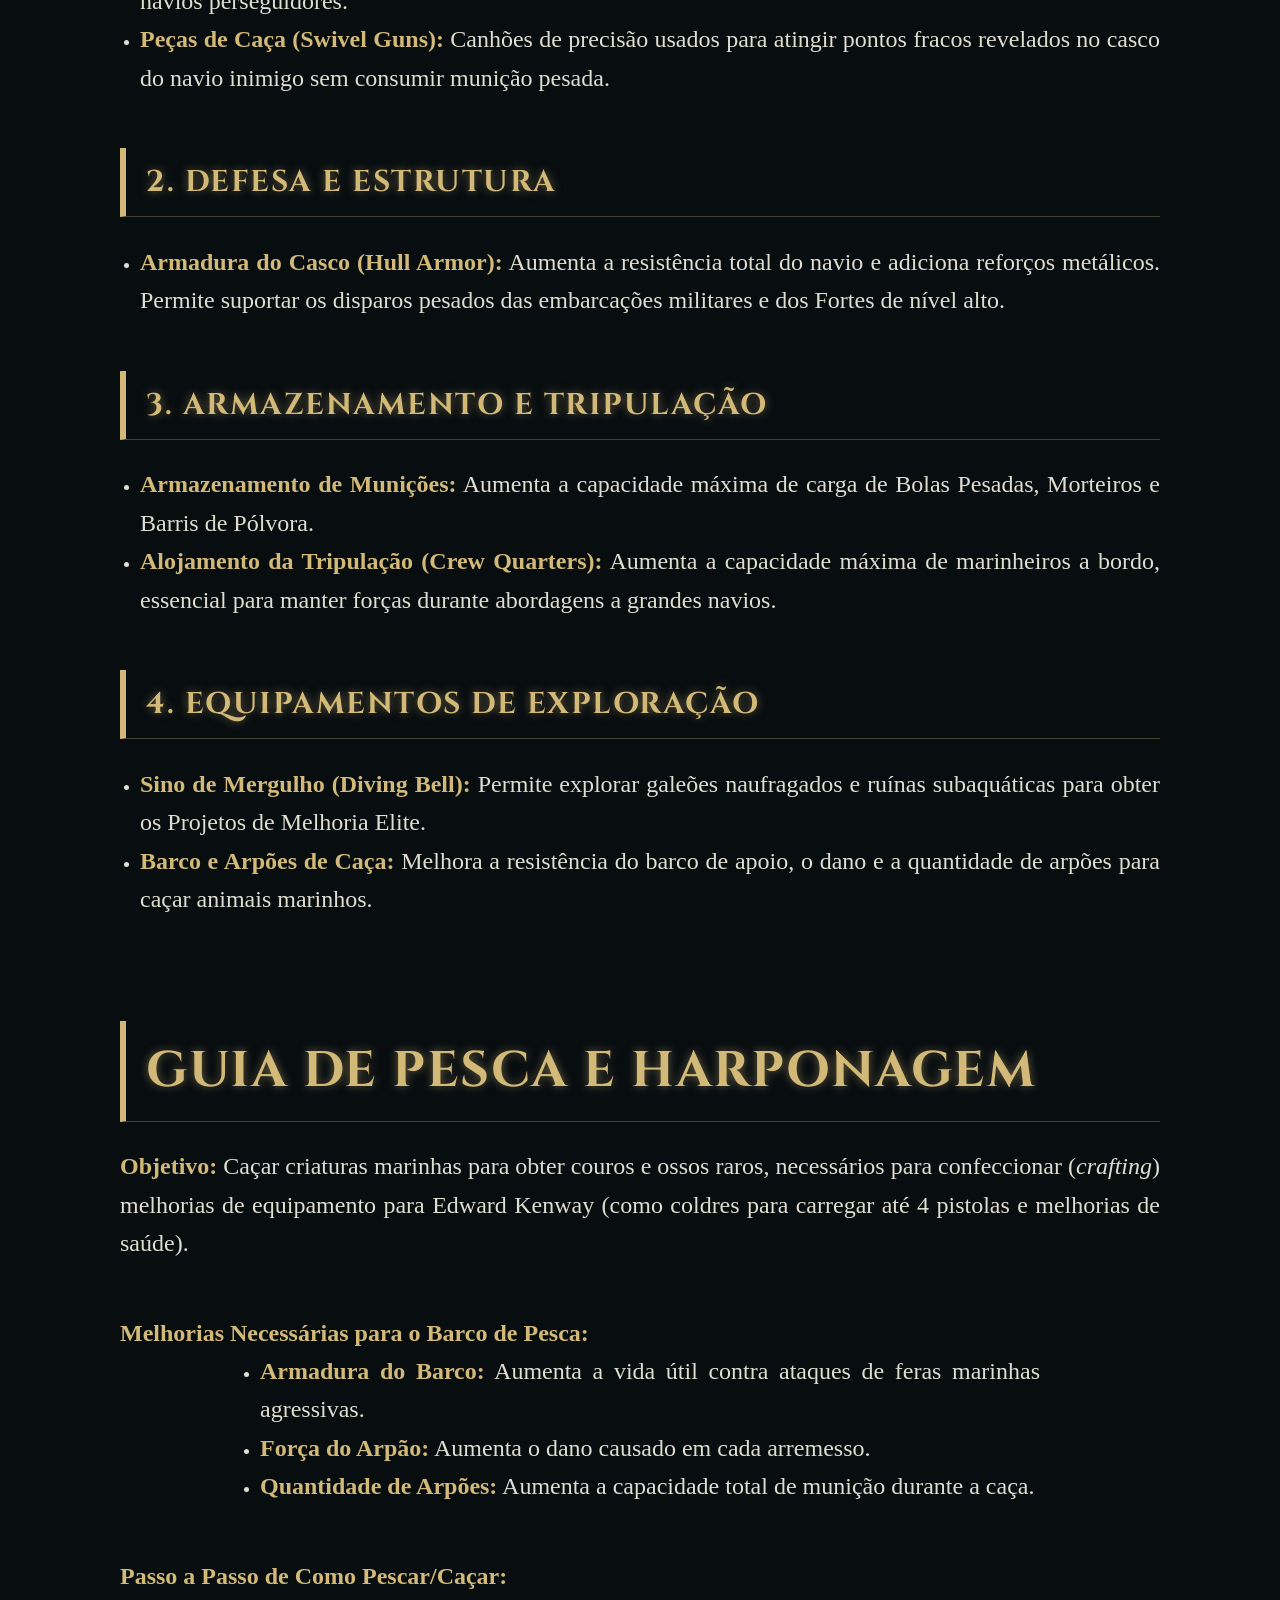
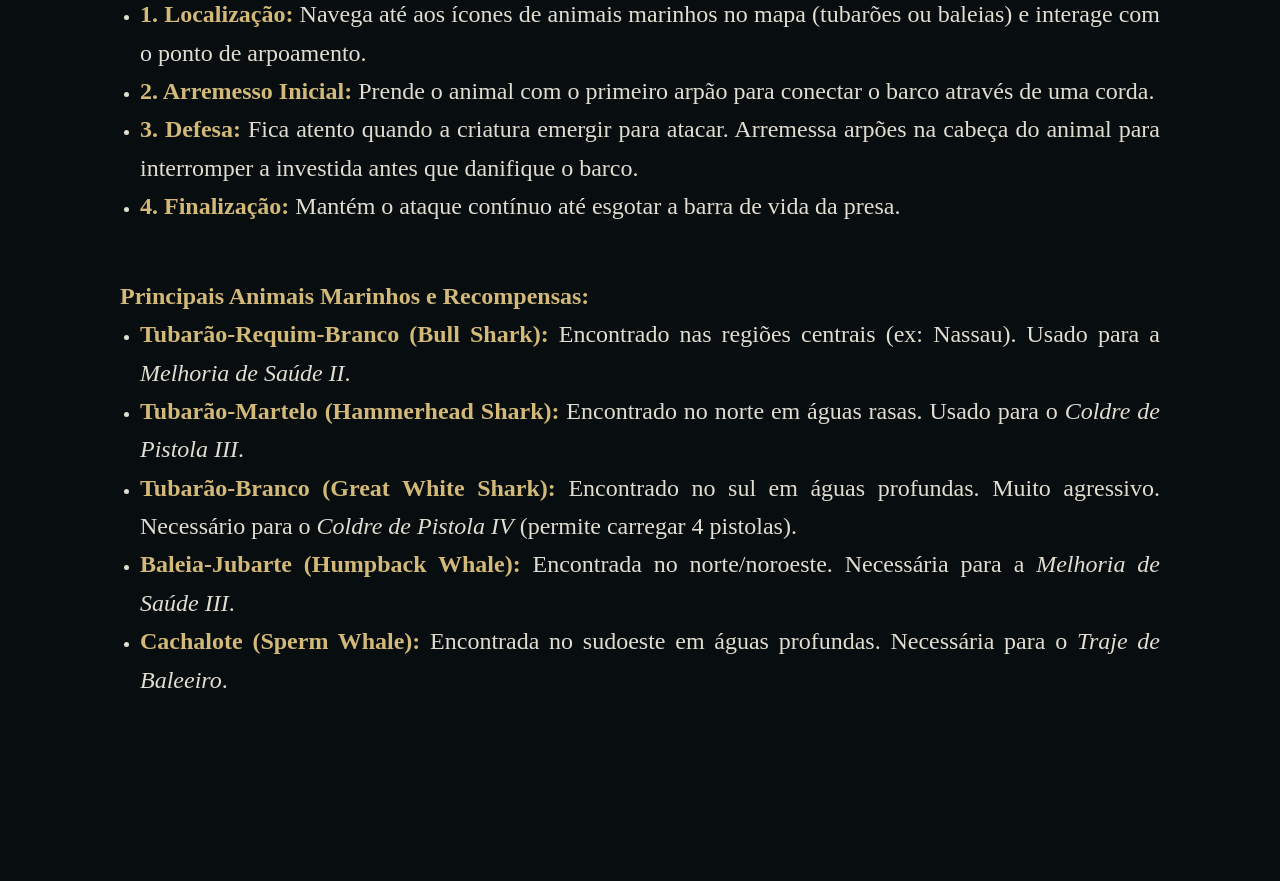
<file: Guias.html>
<!DOCTYPE html>
<html lang="pt-br">
<head>
    <meta charset="UTF-8">
    <meta name="viewport" content="width=device-width, initial-scale=1.0">
    <title>Guias </title>
    <link rel="stylesheet" href="pirata.css">
    <link rel="icon" type="image/png" href="./Imagens/download.jpg">
    <style> 
        .title {
            text-align: center;
            font-size: 2.5cm;
            color: #D2B978;
        }

        hr {
            background: #D2B978;    
        }

        .subtitle {
            text-align: left;
            font-size: 50px;
            color: #D2B978;
            margin-left: 120px;
        }

        .subititle {
            text-align: left;
            font-size: 30px;
            color: #D2B978;
            margin-left: 120px;
        }

        nav ul {
            list-style-type: none;
            margin: 0px;
            padding: 2px;
            display: flex;
        }

        nav li a {
            margin-right: 0px;
            font-size: 20px;
            color: #D2B978;
            border: 2px solid; 
            padding: 20px;          
            width: 150px;           
            height: 0.1px;          
            display: flex;         
            align-items: center;    
            justify-content: center;
            transform: translate(-11px, -11px);
        } 

        .nava {
            margin-right: 0px;
            font-size: 20px;
            color: #D2B978;
            border: 2px solid; 
            padding: 20px;          
            width: 410px;           
            height: 0.1px;          
            display: flex;         
            align-items: center;    
            justify-content: center;
            transform: translate(-11px, -11px);
        }

        nav a {
            text-decoration: none;
            color: #333;
        }

        body {
            background-color: #080D10;
        }

        .organizacao {
            display: flex;
            align-items: flex-start; 
            gap: 50px; 
            margin-left: 120px;
            margin-right: 120px;
        }

        p {
            color: #e0ddd1;
            font-size: 24px; 
            text-align: justify;
            flex: 1; 
            margin-left: 120px;
            margin-right: 120px;
        }

        ul {
            margin-left: 140px;
            margin-right: 120px;
            color: #e0ddd1;
        }

        ul li p {
            margin-left: 0;
            margin-right: 0;
        }

        .img1 {
            width: 320px; 
            height: auto;
            border-radius: 8px; 
            border: 2px solid #D2B978;
        }

        .titlenada {
            text-align: center;
            font-size: 48px;
            border-left: none;
            background: transparent;
            text-shadow: 0 0 10px rgba(210, 185, 120, 0.5);
        }
    </style>
</head>
<body>


     <nav>
        <ul>
             <li class="nava">Assassin's Creed IV: Black Flag</li>            
            <li><a href="index.html">Inicio</a></li>
            <li><a href="historia_jogo.html">História</a></li>
            <li><a href="Navios.html">Navios</a></li>
            <li><a href="Guias.html">Guias</a></li>
              <li><a href="Exploração.html">Exploracao</a></li>
              <li><a href="armamento.html">armas</a></li>
               <li><a href="curiosidades.html">Curiosidades</a></li>
        </ul>
    </nav>

   
    <h1 class="title">Guias do Jogo</h1>

    <br><br><br>

    <h2 class="subtitle">Central de Guias & Estratégias</h2>
    <br>
    <p>
        Dominar as águas das Caraíbas exige mais do que apenas coragem; requer estratégia, recursos e o equipamento certo. Esta secção reúne guias detalhados passo a passo para te ajudar a evoluir o teu navio, dominar as caçadas marinhas e obter as melhores melhorias do jogo.
    </p>

    <br><br><br><br>

    <h2 class="subtitle">Guia Detalhado de Melhorias do Jackdaw</h2>
    <br>
    <p>
        Todas as partes do Jackdaw podem ser evoluídas na <strong>Cabine do Capitão</strong> ou nas <strong>Capitanias dos Portos</strong> (<em>Harbormaster</em>). As melhorias de nível <em>Elite</em> exigem os <strong>Projetos de Melhoria (Blueprints)</strong>, obtidos em naufrágios com o Sino de Mergulho ou através de Mapas do Tesouro.
    </p>

    <br><br>

    <h3 class="subititle">1. Armamento e Ataque</h3>
    <br>
    <ul>
        <li><p><strong>Canhões Laterais (Broadside Cannons):</strong> Aumenta o número total de canhões nas laterais do navio (até 46 canhões no total). É a principal fonte de dano em combates a média distância.</p></li>
        <li><p><strong>Bolas Pesadas (Heavy Shot Damage):</strong> Aumenta o dano do disparo lateral sem mira. Funciona como uma "espingarda" à queima-roupa com dano massivo.</p></li>
        <li><p><strong>Morteiros (Mortars):</strong> Permite disparar projéteis explosivos a longa distância com uma área de impacto circular. Essencial para iniciar combates contra Fragatas, Man-o'-War e Fortes.</p></li>
        <li><p><strong>Bolas de Corrente (Chain Shot):</strong> Disparadas pela proa (frente) para destruir os mastros inimigos, reduzindo drasticamente a velocidade e capacidade de manobra do alvo.</p></li>
        <li><p><strong>Abalroamento (Ram):</strong> Reforça a estrutura metálica na proa. Causa dano destruidor ao colidir contra o casco inimigo. O nível Elite permite afundar Escunas e Canhoneiras instantaneamente por atropelamento.</p></li>
        <li><p><strong>Barris de Pólvora (Fire Barrels):</strong> Lançados pela popa (trás) como minas aquáticas. Ideais para parar navios perseguidores.</p></li>
        <li><p><strong>Peças de Caça (Swivel Guns):</strong> Canhões de precisão usados para atingir pontos fracos revelados no casco do navio inimigo sem consumir munição pesada.</p></li>
    </ul>

    <br><br>

    <h3 class="subititle">2. Defesa e Estrutura</h3>
    <br>
    <ul>
        <li><p><strong>Armadura do Casco (Hull Armor):</strong> Aumenta a resistência total do navio e adiciona reforços metálicos. Permite suportar os disparos pesados das embarcações militares e dos Fortes de nível alto.</p></li>
    </ul>

    <br><br>

    <h3 class="subititle">3. Armazenamento e Tripulação</h3>
    <br>
    <ul>
        <li><p><strong>Armazenamento de Munições:</strong> Aumenta a capacidade máxima de carga de Bolas Pesadas, Morteiros e Barris de Pólvora.</p></li>
        <li><p><strong>Alojamento da Tripulação (Crew Quarters):</strong> Aumenta a capacidade máxima de marinheiros a bordo, essencial para manter forças durante abordagens a grandes navios.</p></li>
    </ul>

    <br><br>

    <h3 class="subititle">4. Equipamentos de Exploração</h3>
    <br>
    <ul>
        <li><p><strong>Sino de Mergulho (Diving Bell):</strong> Permite explorar galeões naufragados e ruínas subaquáticas para obter os Projetos de Melhoria Elite.</p></li>
        <li><p><strong>Barco e Arpões de Caça:</strong> Melhora a resistência do barco de apoio, o dano e a quantidade de arpões para caçar animais marinhos.</p></li>
    </ul>

    <br><br><br><br>

   
    <h2 class="subtitle">Guia de Pesca e Harponagem</h2>
    <br>
    <p>
        <strong>Objetivo:</strong> Caçar criaturas marinhas para obter couros e ossos raros, necessários para confeccionar (<em>crafting</em>) melhorias de equipamento para Edward Kenway (como coldres para carregar até 4 pistolas e melhorias de saúde).
    </p>

    <br><br>

    <div class="organizacao">
        <div>
            <p style="margin-left: 0; margin-right: 0;">
                <strong>Melhorias Necessárias para o Barco de Pesca:</strong>
            </p>
            <ul>
                <li><p><strong>Armadura do Barco:</strong> Aumenta a vida útil contra ataques de feras marinhas agressivas.</p></li>
                <li><p><strong>Força do Arpão:</strong> Aumenta o dano causado em cada arremesso.</p></li>
                <li><p><strong>Quantidade de Arpões:</strong> Aumenta a capacidade total de munição durante a caça.</p></li>
            </ul>
        </div>
       
    </div>

    <br><br>

    <p><strong>Passo a Passo de Como Pescar/Caçar:</strong></p>
    <ul>
        <li><p><strong>1. Localização:</strong> Navega até aos ícones de animais marinhos no mapa (tubarões ou baleias) e interage com o ponto de arpoamento.</p></li>
        <li><p><strong>2. Arremesso Inicial:</strong> Prende o animal com o primeiro arpão para conectar o barco através de uma corda.</p></li>
        <li><p><strong>3. Defesa:</strong> Fica atento quando a criatura emergir para atacar. Arremessa arpões na cabeça do animal para interromper a investida antes que danifique o barco.</p></li>
        <li><p><strong>4. Finalização:</strong> Mantém o ataque contínuo até esgotar a barra de vida da presa.</p></li>
    </ul>

    <br><br>

    <p><strong>Principais Animais Marinhos e Recompensas:</strong></p>
    <ul>
        <li><p><strong>Tubarão-Requim-Branco (Bull Shark):</strong> Encontrado nas regiões centrais (ex: Nassau). Usado para a <em>Melhoria de Saúde II</em>.</p></li>
        <li><p><strong>Tubarão-Martelo (Hammerhead Shark):</strong> Encontrado no norte em águas rasas. Usado para o <em>Coldre de Pistola III</em>.</p></li>
        <li><p><strong>Tubarão-Branco (Great White Shark):</strong> Encontrado no sul em águas profundas. Muito agressivo. Necessário para o <em>Coldre de Pistola IV</em> (permite carregar 4 pistolas).</p></li>
        <li><p><strong>Baleia-Jubarte (Humpback Whale):</strong> Encontrada no norte/noroeste. Necessária para a <em>Melhoria de Saúde III</em>.</p></li>
        <li><p><strong>Cachalote (Sperm Whale):</strong> Encontrada no sudoeste em águas profundas. Necessária para o <em>Traje de Baleeiro</em>.</p></li>
    </ul>

    <br><br><br><br>

</body>
</html>
</file>
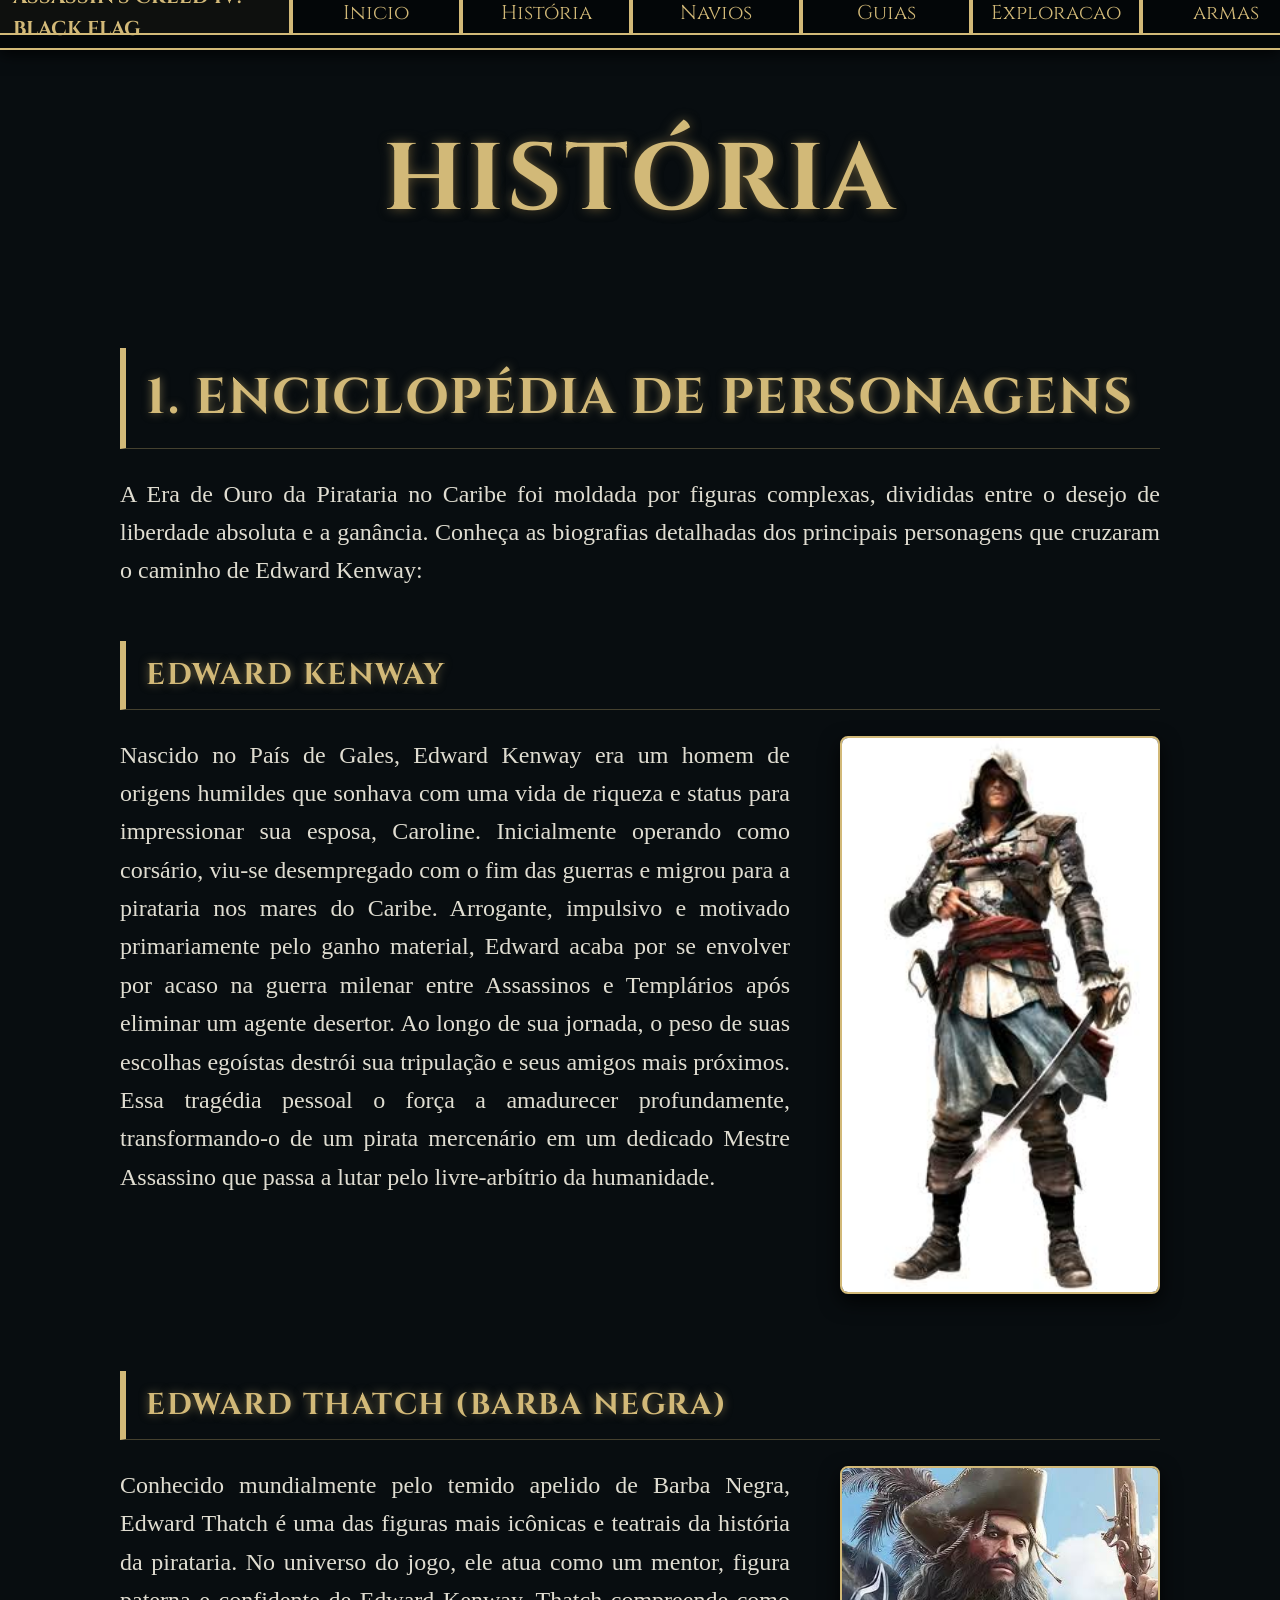
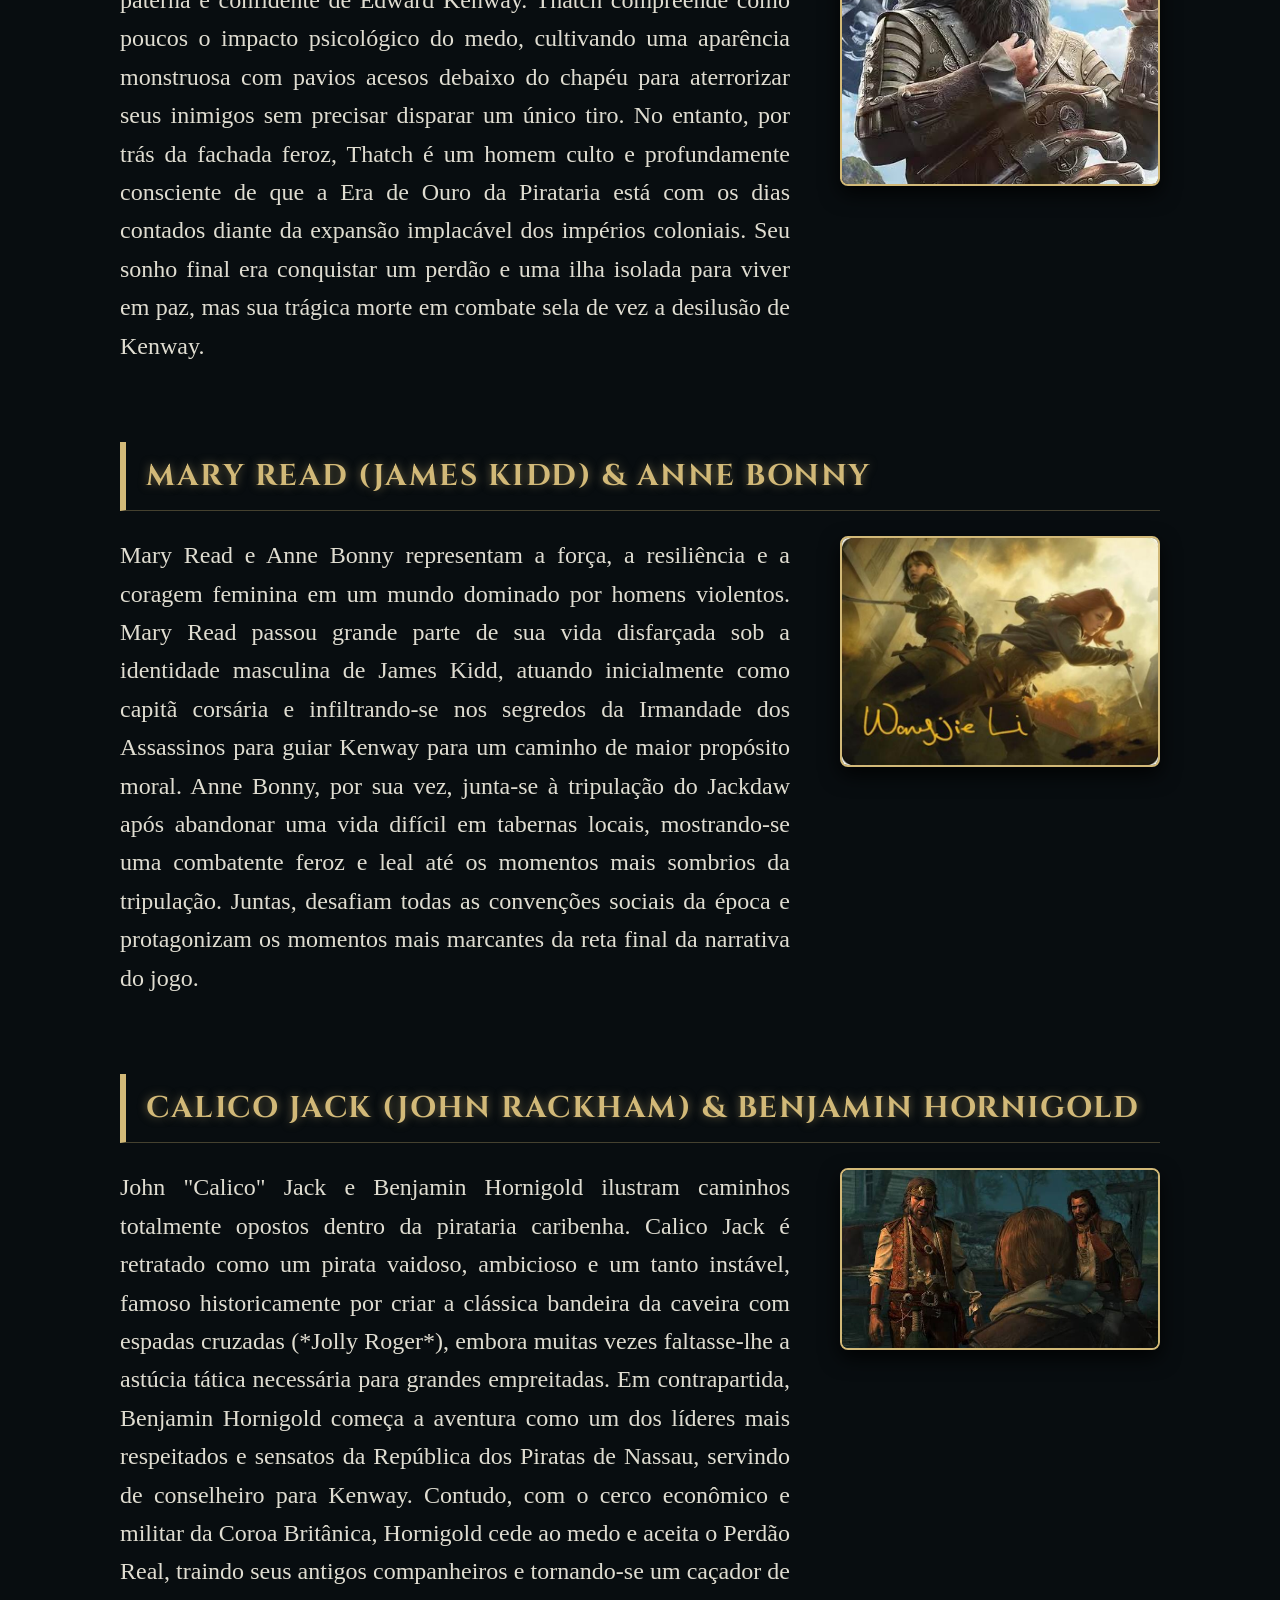
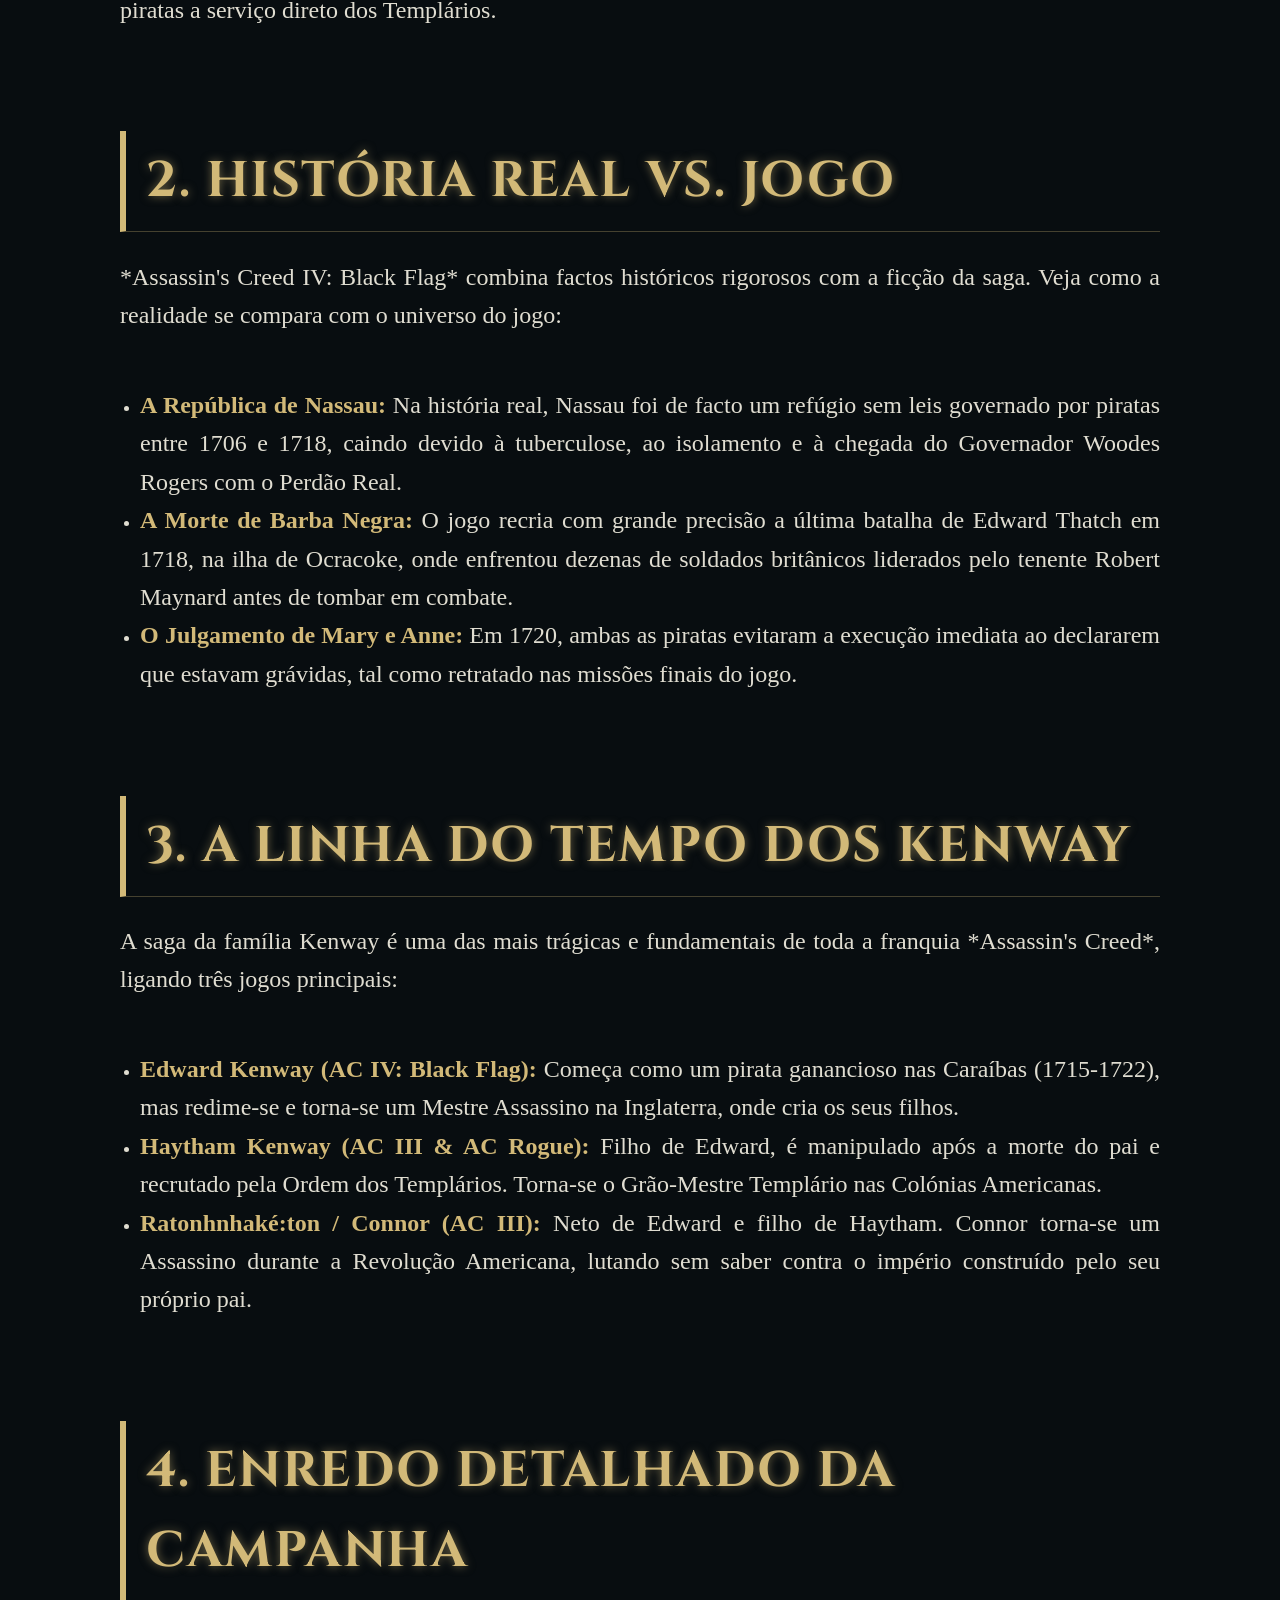
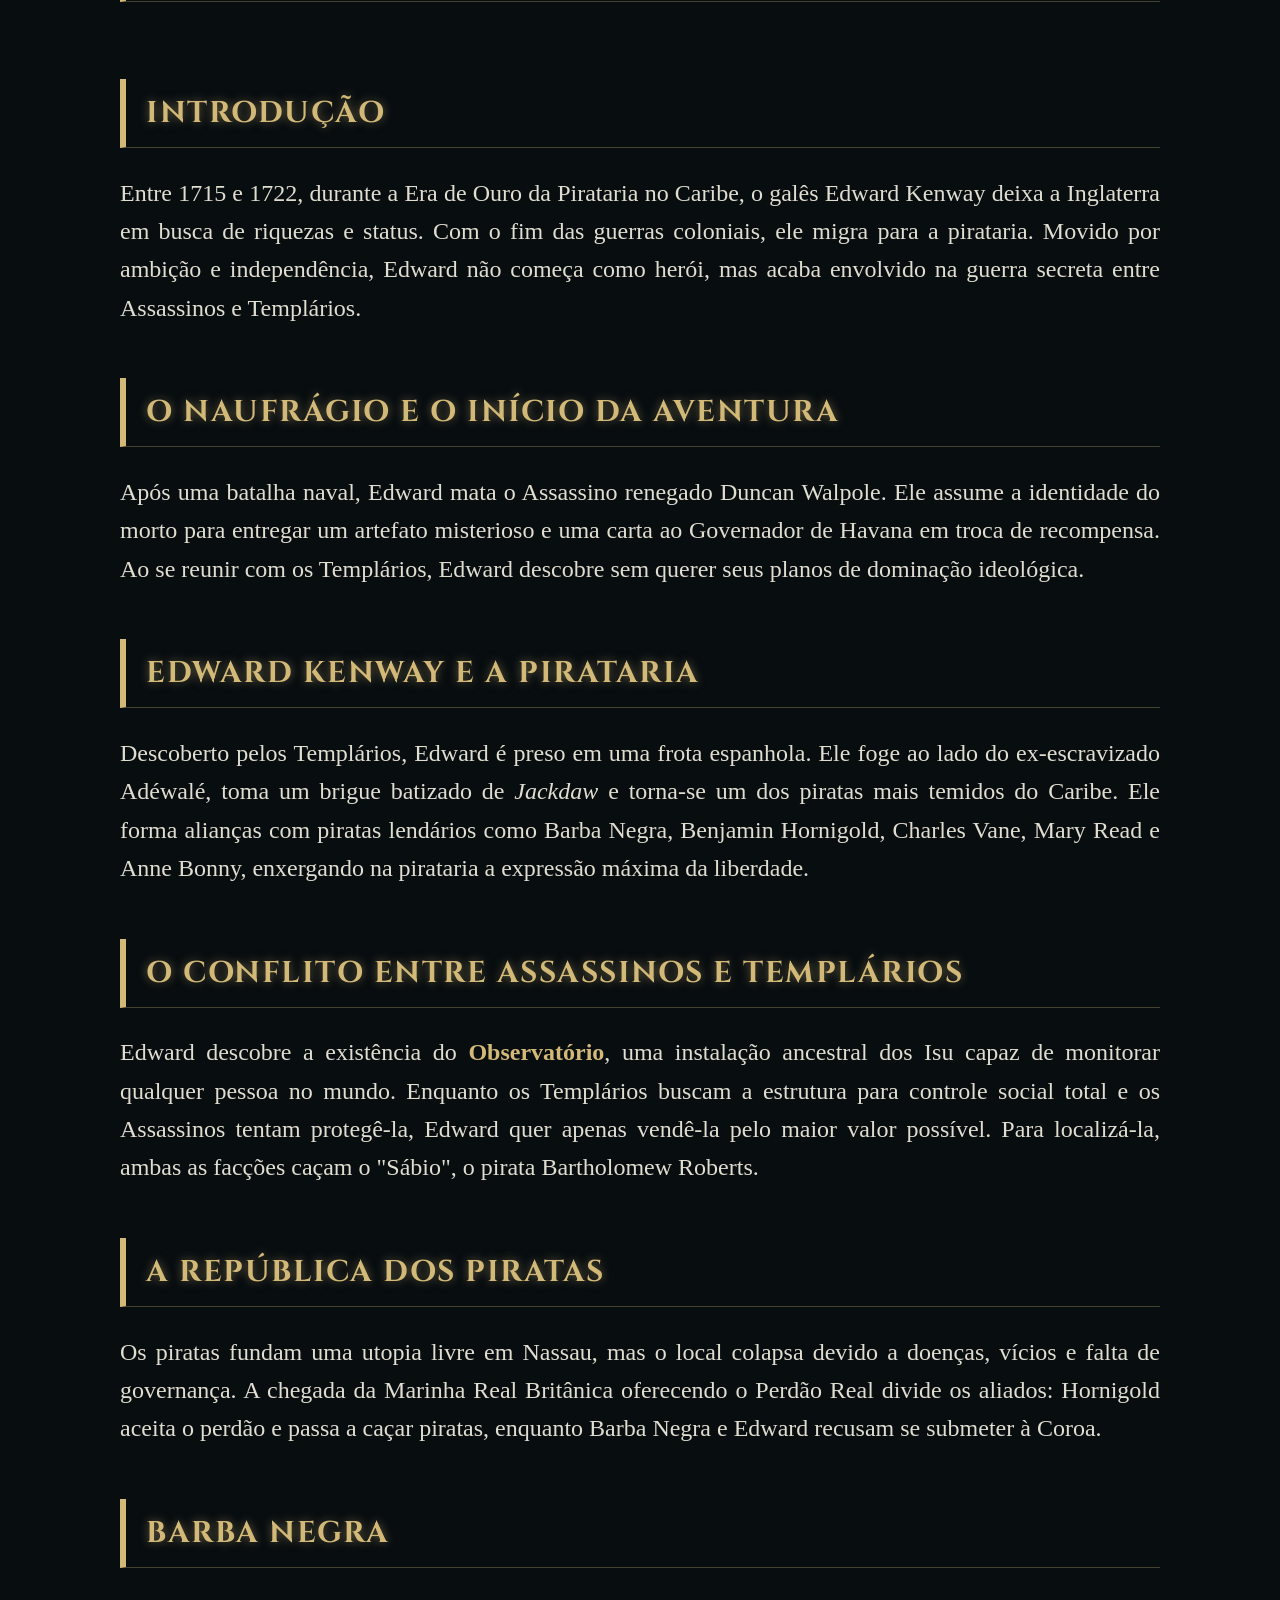
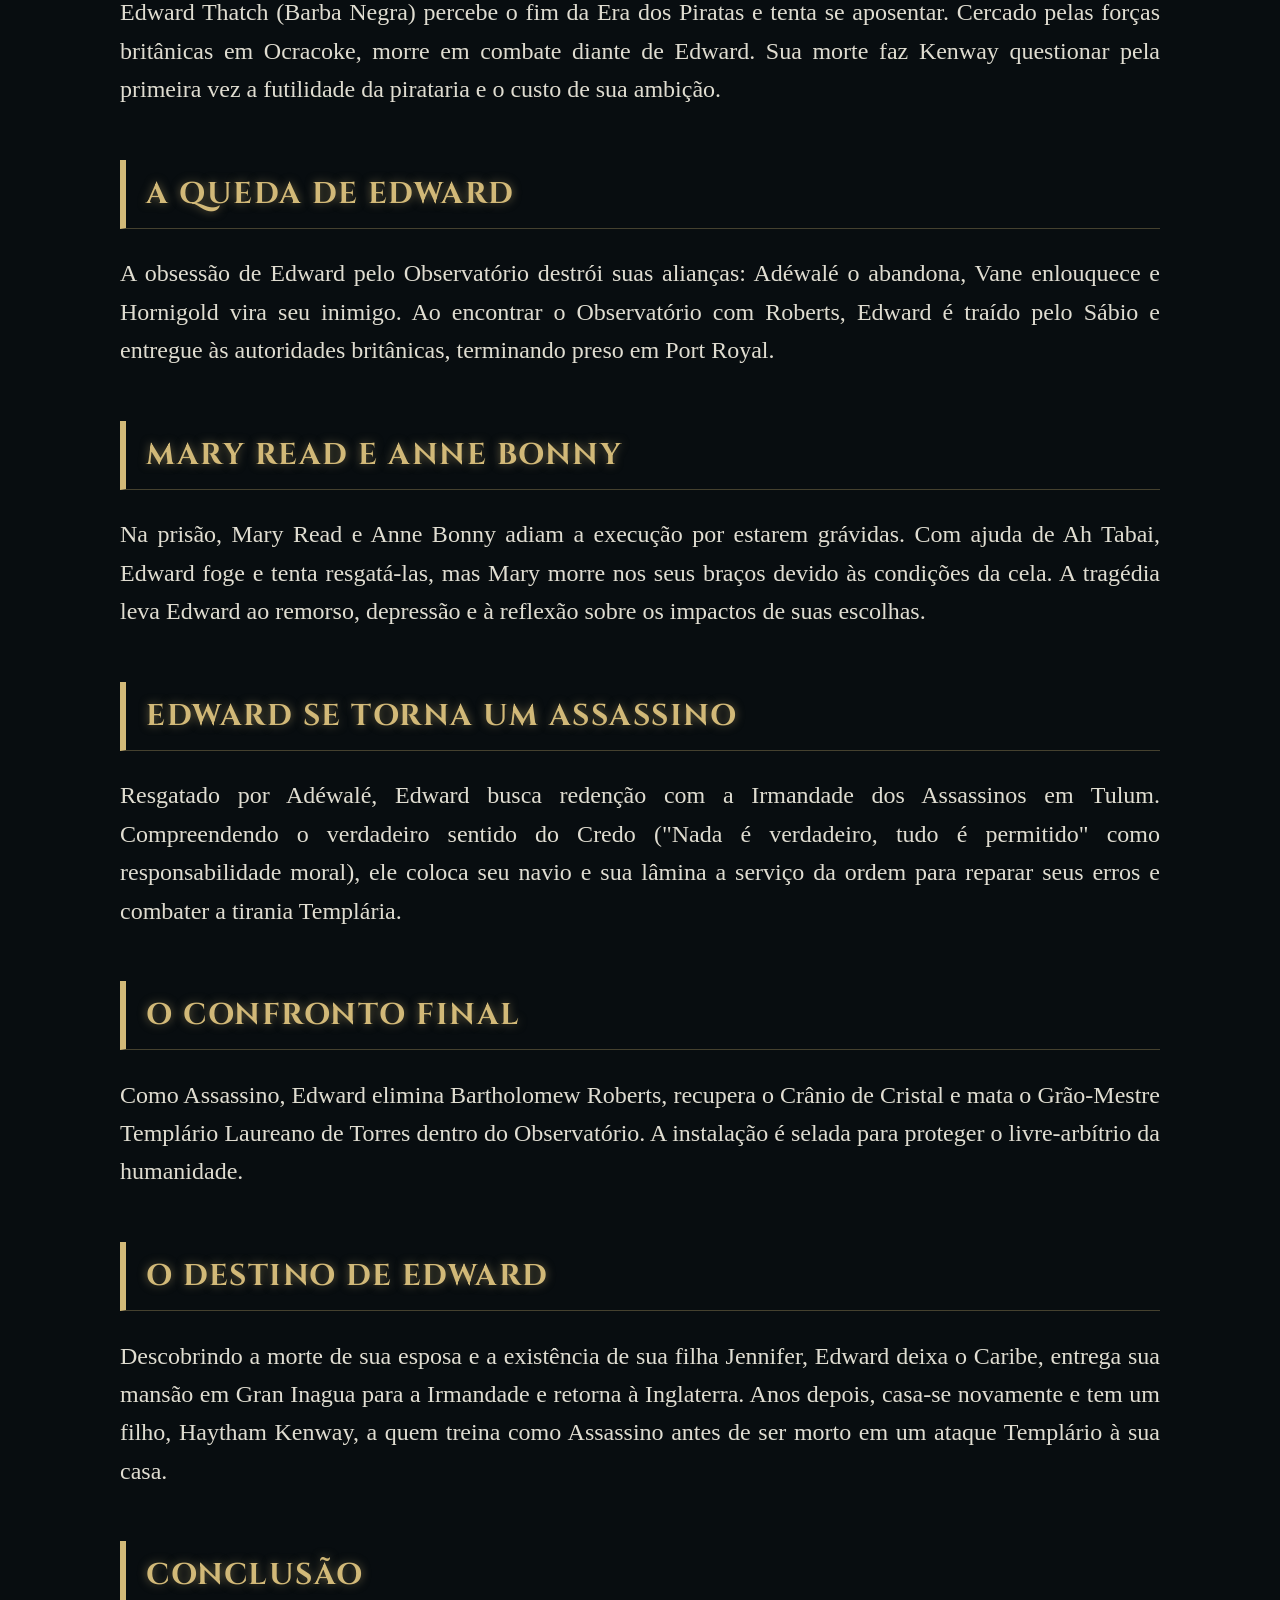
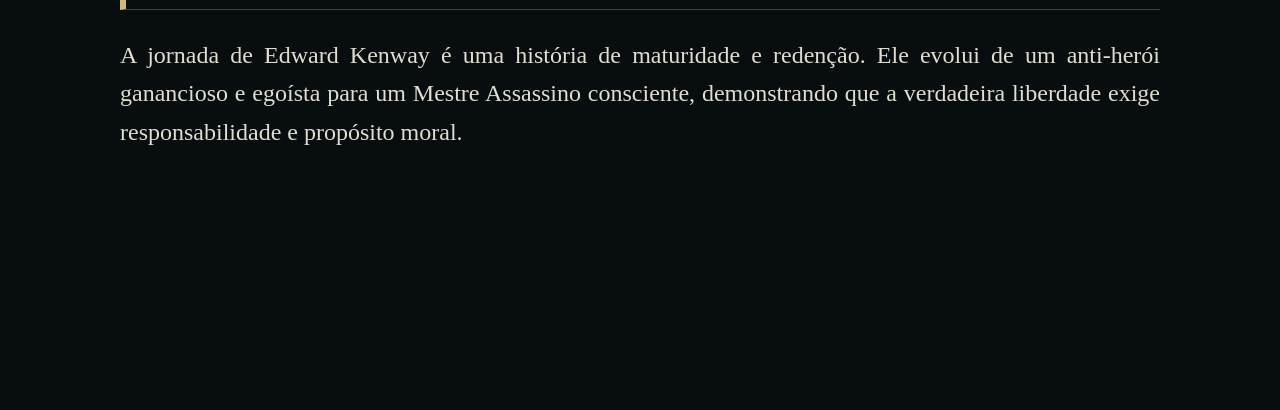
<file: historia_jogo.html>
<!DOCTYPE html>
<html lang="pt-br">
<head>
    <meta charset="UTF-8">
    <meta name="viewport" content="width=device-width, initial-scale=1.0">
    <title>História</title>
    <link rel="stylesheet" href="pirata.css">
    <link rel="icon" type="image/png" href="./Imagens/download.jpg">
    <style> 
        .title {
            text-align: center;
            font-size: 2.5cm;
            color: #D2B978;
        }

        hr {
            background: #D2B978;    
        }

        .subtitle {
            text-align: left;
            font-size: 50px;
            color: #D2B978;
            margin-left: 120px;
        }

        .subititle {
            text-align: left;
            font-size: 30px;
            color: #D2B978;
            margin-left: 120px;
        }
        .subtitle2 {
            text-align: left;
            font-size: 30px;
            color: #D2B978;
            margin-left: 120px;
        }

        nav ul {
            list-style-type: none;
            margin: 0px;
            padding: 2px;
            display: flex;
        }

        nav li a {
            margin-right: 0px;
            font-size: 20px;
            color: #D2B978;
            border: 2px solid; 
            padding: 20px;          
            width: 150px;           
            height: 0.1px;          
            display: flex;         
            align-items: center;    
            justify-content: center;
            transform: translate(-11px, -11px);
        } 

        .nava {
            margin-right: 0px;
            font-size: 20px;
            color: #D2B978;
            border: 2px solid; 
            padding: 20px;          
            width: 410px;           
            height: 0.1px;          
            display: flex;         
            align-items: center;    
            justify-content: center;
            transform: translate(-11px, -11px);
        }

        nav a {
            text-decoration: none;
            color: #333;
        }

        body {
            background-color: #080D10;
        }

        .organizacao {
            display: flex;
            align-items: flex-start; 
            gap: 50px; 
            margin-left: 120px;
            margin-right: 120px;
        }

        p {
            color: #e0ddd1;
            font-size: 24px; 
            text-align: justify;
            flex: 1; 
            margin-left: 120px;
            margin-right: 120px;
        }

        .organizacao p {
            margin-left: 0;
            margin-right: 0;
        }

        ul {
            margin-left: 140px;
            margin-right: 120px;
            color: #e0ddd1;
        }

        ul li p {
            margin-left: 0;
            margin-right: 0;
        }

        .img1 {
            width: 320px; 
            height: auto;
            border-radius: 8px; 
            border: 2px solid #D2B978;
        }
    </style>
</head>
<body>

  
    <nav>
        <ul>
         <li class="nava">Assassin's Creed IV: Black Flag</li>            
            <li><a href="index.html">Inicio</a></li>
            <li><a href="historia_jogo.html">História</a></li>
            <li><a href="Navios.html">Navios</a></li>
            <li><a href="Guias.html">Guias</a></li>
              <li><a href="Exploração.html">Exploracao</a></li>
              <li><a href="armamento.html">armas</a></li>
               <li><a href="curiosidades.html">Curiosidades</a></li>
        </ul>
    </nav>

   
    <h1 class="title">História </h1>

    <br><br><br>

    
    <h2 class="subtitle">1. Enciclopédia de Personagens</h2>
    <br>
    <p>
        A Era de Ouro da Pirataria no Caribe foi moldada por figuras complexas, divididas entre o desejo de liberdade absoluta e a ganância. Conheça as biografias detalhadas dos principais personagens que cruzaram o caminho de Edward Kenway:
    </p>

    <br><br>

    <h3 class="subititle">Edward Kenway</h3>
    <br>
    <div class="organizacao">
        <p>
            Nascido no País de Gales, Edward Kenway era um homem de origens humildes que sonhava com uma vida de riqueza e status para impressionar sua esposa, Caroline. Inicialmente operando como corsário, viu-se desempregado com o fim das guerras e migrou para a pirataria nos mares do Caribe. Arrogante, impulsivo e motivado primariamente pelo ganho material, Edward acaba por se envolver por acaso na guerra milenar entre Assassinos e Templários após eliminar um agente desertor. Ao longo de sua jornada, o peso de suas escolhas egoístas destrói sua tripulação e seus amigos mais próximos. Essa tragédia pessoal o força a amadurecer profundamente, transformando-o de um pirata mercenário em um dedicado Mestre Assassino que passa a lutar pelo livre-arbítrio da humanidade.
        </p>
        <img src="./Imagens/images (8).jpg" class="img1"  alt="Edward Kenway">
    </div>

    <br><br><br>

    <h3 class="subititle">Edward Thatch (Barba Negra)</h3>
    <br>
    <div class="organizacao">
        <p>
            Conhecido mundialmente pelo temido apelido de Barba Negra, Edward Thatch é uma das figuras mais icônicas e teatrais da história da pirataria. No universo do jogo, ele atua como um mentor, figura paterna e confidente de Edward Kenway. Thatch compreende como poucos o impacto psicológico do medo, cultivando uma aparência monstruosa com pavios acesos debaixo do chapéu para aterrorizar seus inimigos sem precisar disparar um único tiro. No entanto, por trás da fachada feroz, Thatch é um homem culto e profundamente consciente de que a Era de Ouro da Pirataria está com os dias contados diante da expansão implacável dos impérios coloniais. Seu sonho final era conquistar um perdão e uma ilha isolada para viver em paz, mas sua trágica morte em combate sela de vez a desilusão de Kenway.
        </p>
        <img src="./Imagens/images.jpg" class="img1" alt="Barba Negra">
    </div>

    <br><br><br>

    <h3 class="subititle">Mary Read (James Kidd) & Anne Bonny</h3>
    <br>
    <div class="organizacao">
        <p>
            Mary Read e Anne Bonny representam a força, a resiliência e a coragem feminina em um mundo dominado por homens violentos. Mary Read passou grande parte de sua vida disfarçada sob a identidade masculina de James Kidd, atuando inicialmente como capitã corsária e infiltrando-se nos segredos da Irmandade dos Assassinos para guiar Kenway para um caminho de maior propósito moral. Anne Bonny, por sua vez, junta-se à tripulação do Jackdaw após abandonar uma vida difícil em tabernas locais, mostrando-se uma combatente feroz e leal até os momentos mais sombrios da tripulação. Juntas, desafiam todas as convenções sociais da época e protagonizam os momentos mais marcantes da reta final da narrativa do jogo.
        </p>
        <img src="./Imagens/555991_3ad67281-f2d3-4e39-8ca0-1118f5a41bb5_698x500.jpg" class="img1" alt="">
    </div>

    <br><br><br>

    <h3 class="subititle">Calico Jack (John Rackham) & Benjamin Hornigold</h3>
    <br>
    <div class="organizacao">
        <p>
            John "Calico" Jack e Benjamin Hornigold ilustram caminhos totalmente opostos dentro da pirataria caribenha. Calico Jack é retratado como um pirata vaidoso, ambicioso e um tanto instável, famoso historicamente por criar a clássica bandeira da caveira com espadas cruzadas (*Jolly Roger*), embora muitas vezes faltasse-lhe a astúcia tática necessária para grandes empreitadas. Em contrapartida, Benjamin Hornigold começa a aventura como um dos líderes mais respeitados e sensatos da República dos Piratas de Nassau, servindo de conselheiro para Kenway. Contudo, com o cerco econômico e militar da Coroa Britânica, Hornigold cede ao medo e aceita o Perdão Real, traindo seus antigos companheiros e tornando-se um caçador de piratas a serviço direto dos Templários.
        </p>
        <img src="./Imagens/images (7).jpg" class="img1" alt="Calico Jack e Benjamin Hornigold">
    </div>

    <br><br><br><br>

  
    <h2 class="subtitle">2. História Real vs. Jogo</h2>
    <br>
    <p>
        *Assassin's Creed IV: Black Flag* combina factos históricos rigorosos com a ficção da saga. Veja como a realidade se compara com o universo do jogo:
    </p>

    <br><br>

    <ul>
        <li><p><strong>A República de Nassau:</strong> Na história real, Nassau foi de facto um refúgio sem leis governado por piratas entre 1706 e 1718, caindo devido à tuberculose, ao isolamento e à chegada do Governador Woodes Rogers com o Perdão Real.</p></li>
        <li><p><strong>A Morte de Barba Negra:</strong> O jogo recria com grande precisão a última batalha de Edward Thatch em 1718, na ilha de Ocracoke, onde enfrentou dezenas de soldados britânicos liderados pelo tenente Robert Maynard antes de tombar em combate.</p></li>
        <li><p><strong>O Julgamento de Mary e Anne:</strong> Em 1720, ambas as piratas evitaram a execução imediata ao declararem que estavam grávidas, tal como retratado nas missões finais do jogo.</p></li>
    </ul>

    <br><br><br><br>


    <h2 class="subtitle">3. A Linha do Tempo dos Kenway</h2>
    <br>
    <p>
        A saga da família Kenway é uma das mais trágicas e fundamentais de toda a franquia *Assassin's Creed*, ligando três jogos principais:
    </p>

    <br><br>

    <ul>
        <li><p><strong>Edward Kenway (AC IV: Black Flag):</strong> Começa como um pirata ganancioso nas Caraíbas (1715-1722), mas redime-se e torna-se um Mestre Assassino na Inglaterra, onde cria os seus filhos.</p></li>
        <li><p><strong>Haytham Kenway (AC III & AC Rogue):</strong> Filho de Edward, é manipulado após a morte do pai e recrutado pela Ordem dos Templários. Torna-se o Grão-Mestre Templário nas Colónias Americanas.</p></li>
        <li><p><strong>Ratonhnhaké:ton / Connor (AC III):</strong> Neto de Edward e filho de Haytham. Connor torna-se um Assassino durante a Revolução Americana, lutando sem saber contra o império construído pelo seu próprio pai.</p></li>
    </ul>

    <br><br><br><br>

    
    <h2 class="subtitle">4. Enredo Detalhado da Campanha</h2>

    <br><br><br>

<h2 class="subtitle2">Introdução</h2>
    <br>
    <p>
        Entre 1715 e 1722, durante a Era de Ouro da Pirataria no Caribe, o galês Edward Kenway deixa a Inglaterra em busca de riquezas e status. Com o fim das guerras coloniais, ele migra para a pirataria. Movido por ambição e independência, Edward não começa como herói, mas acaba envolvido na guerra secreta entre Assassinos e Templários.
    </p>

    <br><br>

    <h2 class="subtitle2">O Naufrágio e o Início da Aventura</h2>
    <br>
    <p>
        Após uma batalha naval, Edward mata o Assassino renegado Duncan Walpole. Ele assume a identidade do morto para entregar um artefato misterioso e uma carta ao Governador de Havana em troca de recompensa. Ao se reunir com os Templários, Edward descobre sem querer seus planos de dominação ideológica.
    </p>

    <br><br>

    <h2 class="subtitle2">Edward Kenway e a Pirataria</h2>
    <br>
    <p>
        Descoberto pelos Templários, Edward é preso em uma frota espanhola. Ele foge ao lado do ex-escravizado Adéwalé, toma um brigue batizado de <em>Jackdaw</em> e torna-se um dos piratas mais temidos do Caribe. Ele forma alianças com piratas lendários como Barba Negra, Benjamin Hornigold, Charles Vane, Mary Read e Anne Bonny, enxergando na pirataria a expressão máxima da liberdade.
    </p>

    <br><br>

    <h2 class="subtitle2">O Conflito entre Assassinos e Templários</h2>
    <br>
    <p>
        Edward descobre a existência do <strong>Observatório</strong>, uma instalação ancestral dos Isu capaz de monitorar qualquer pessoa no mundo. Enquanto os Templários buscam a estrutura para controle social total e os Assassinos tentam protegê-la, Edward quer apenas vendê-la pelo maior valor possível. Para localizá-la, ambas as facções caçam o "Sábio", o pirata Bartholomew Roberts.
    </p>

    <br><br>

    <h2 class="subtitle2">A República dos Piratas</h2>
    <br>
    <p>
        Os piratas fundam uma utopia livre em Nassau, mas o local colapsa devido a doenças, vícios e falta de governança. A chegada da Marinha Real Britânica oferecendo o Perdão Real divide os aliados: Hornigold aceita o perdão e passa a caçar piratas, enquanto Barba Negra e Edward recusam se submeter à Coroa.
    </p>

    <br><br>

    <h2 class="subtitle2">Barba Negra</h2>
    <br>
    <p>
        Edward Thatch (Barba Negra) percebe o fim da Era dos Piratas e tenta se aposentar. Cercado pelas forças britânicas em Ocracoke, morre em combate diante de Edward. Sua morte faz Kenway questionar pela primeira vez a futilidade da pirataria e o custo de sua ambição.
    </p>

    <br><br>

    <h2 class="subtitle2">A Queda de Edward</h2>
    <br>
    <p>
        A obsessão de Edward pelo Observatório destrói suas alianças: Adéwalé o abandona, Vane enlouquece e Hornigold vira seu inimigo. Ao encontrar o Observatório com Roberts, Edward é traído pelo Sábio e entregue às autoridades britânicas, terminando preso em Port Royal.
    </p>

    <br><br>

    <h2 class="subtitle2">Mary Read e Anne Bonny</h2>
    <br>
    <p>
        Na prisão, Mary Read e Anne Bonny adiam a execução por estarem grávidas. Com ajuda de Ah Tabai, Edward foge e tenta resgatá-las, mas Mary morre nos seus braços devido às condições da cela. A tragédia leva Edward ao remorso, depressão e à reflexão sobre os impactos de suas escolhas.
    </p>

    <br><br>

    <h2 class="subtitle2">Edward se Torna um Assassino</h2>
    <br>
    <p>
        Resgatado por Adéwalé, Edward busca redenção com a Irmandade dos Assassinos em Tulum. Compreendendo o verdadeiro sentido do Credo ("Nada é verdadeiro, tudo é permitido" como responsabilidade moral), ele coloca seu navio e sua lâmina a serviço da ordem para reparar seus erros e combater a tirania Templária.
    </p>

    <br><br>

    <h2 class="subtitle2">O Confronto Final</h2>
    <br>
    <p>
        Como Assassino, Edward elimina Bartholomew Roberts, recupera o Crânio de Cristal e mata o Grão-Mestre Templário Laureano de Torres dentro do Observatório. A instalação é selada para proteger o livre-arbítrio da humanidade.
    </p>

    <br><br>

    <h2 class="subtitle2">O Destino de Edward</h2>
    <br>
    <p>
        Descobrindo a morte de sua esposa e a existência de sua filha Jennifer, Edward deixa o Caribe, entrega sua mansão em Gran Inagua para a Irmandade e retorna à Inglaterra. Anos depois, casa-se novamente e tem um filho, Haytham Kenway, a quem treina como Assassino antes de ser morto em um ataque Templário à sua casa.
    </p>

    <br><br>

    <h2 class="subtitle2">Conclusão</h2>
    <br>
    <p>
        A jornada de Edward Kenway é uma história de maturidade e redenção. Ele evolui de um anti-herói ganancioso e egoísta para um Mestre Assassino consciente, demonstrando que a verdadeira liberdade exige responsabilidade e propósito moral.
    </p>

    <br><br><br><br><br><br><br>


 

</body>
</html>
</file>
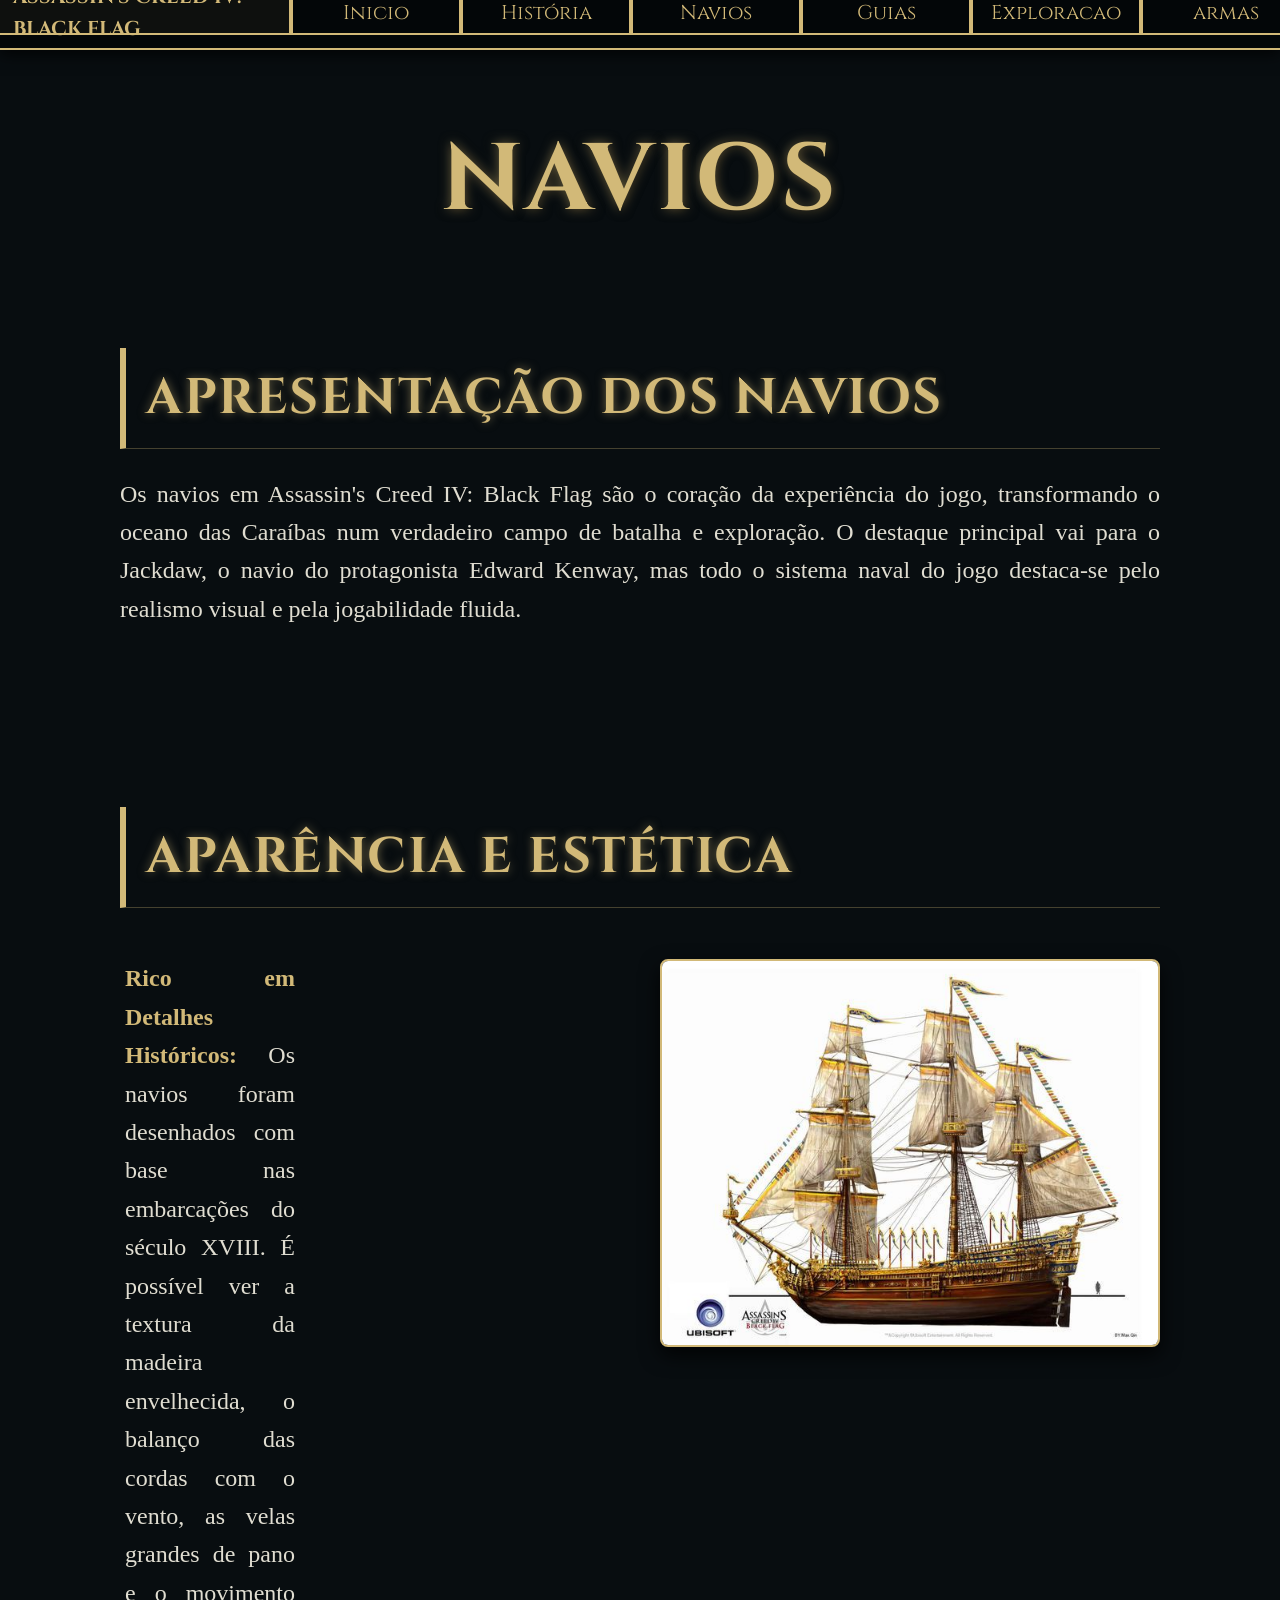
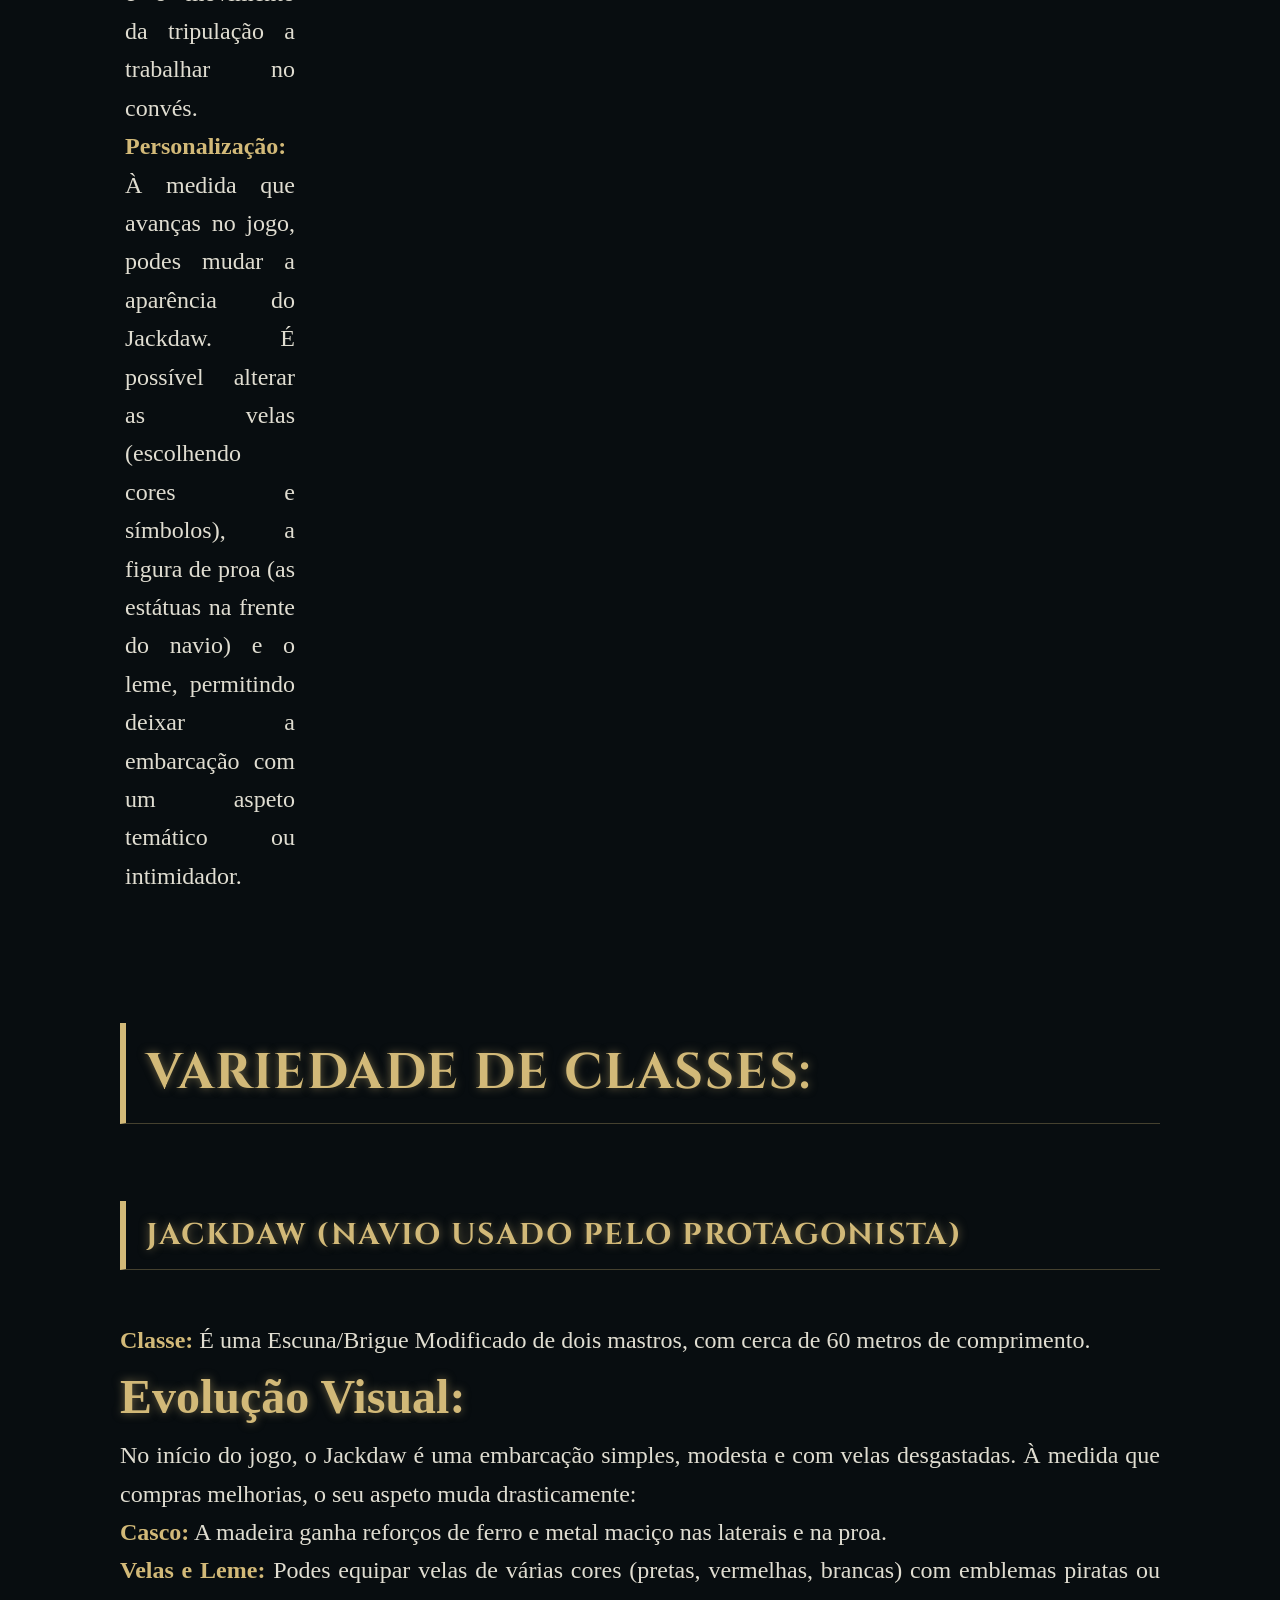
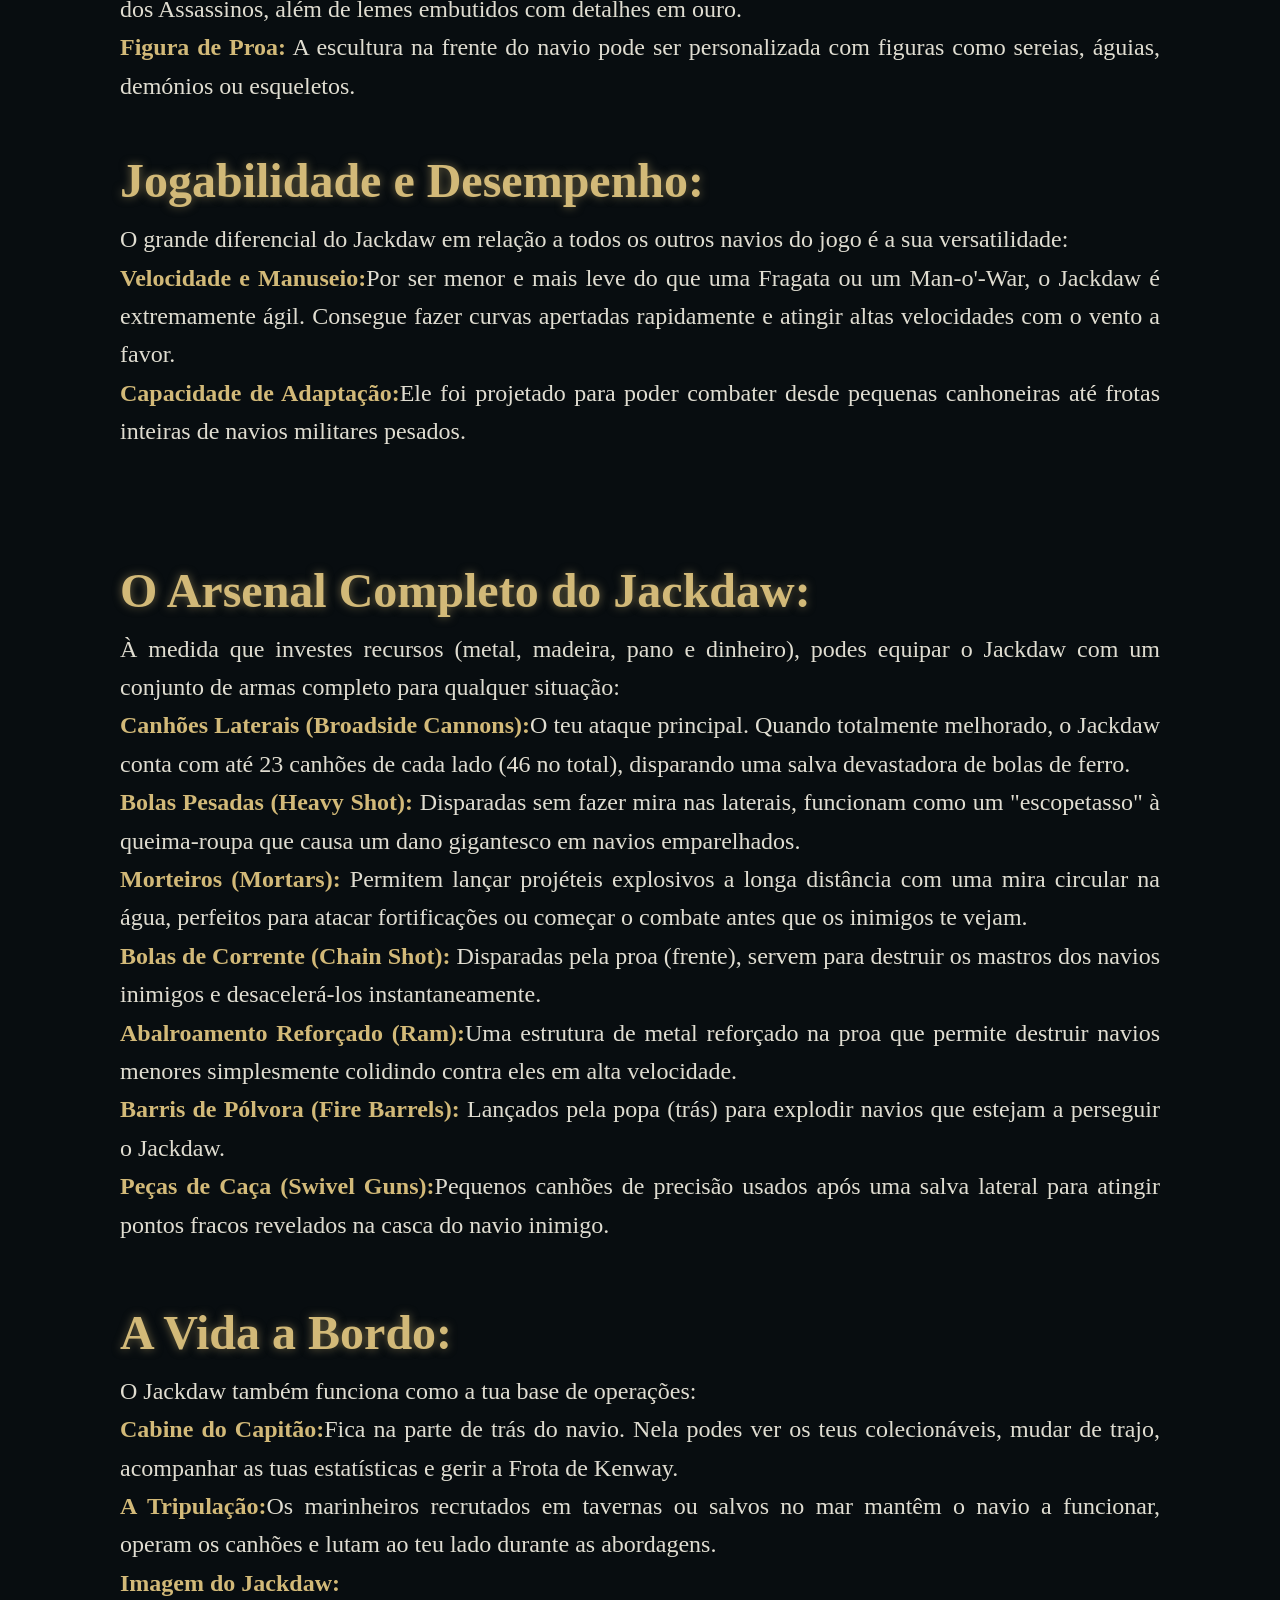
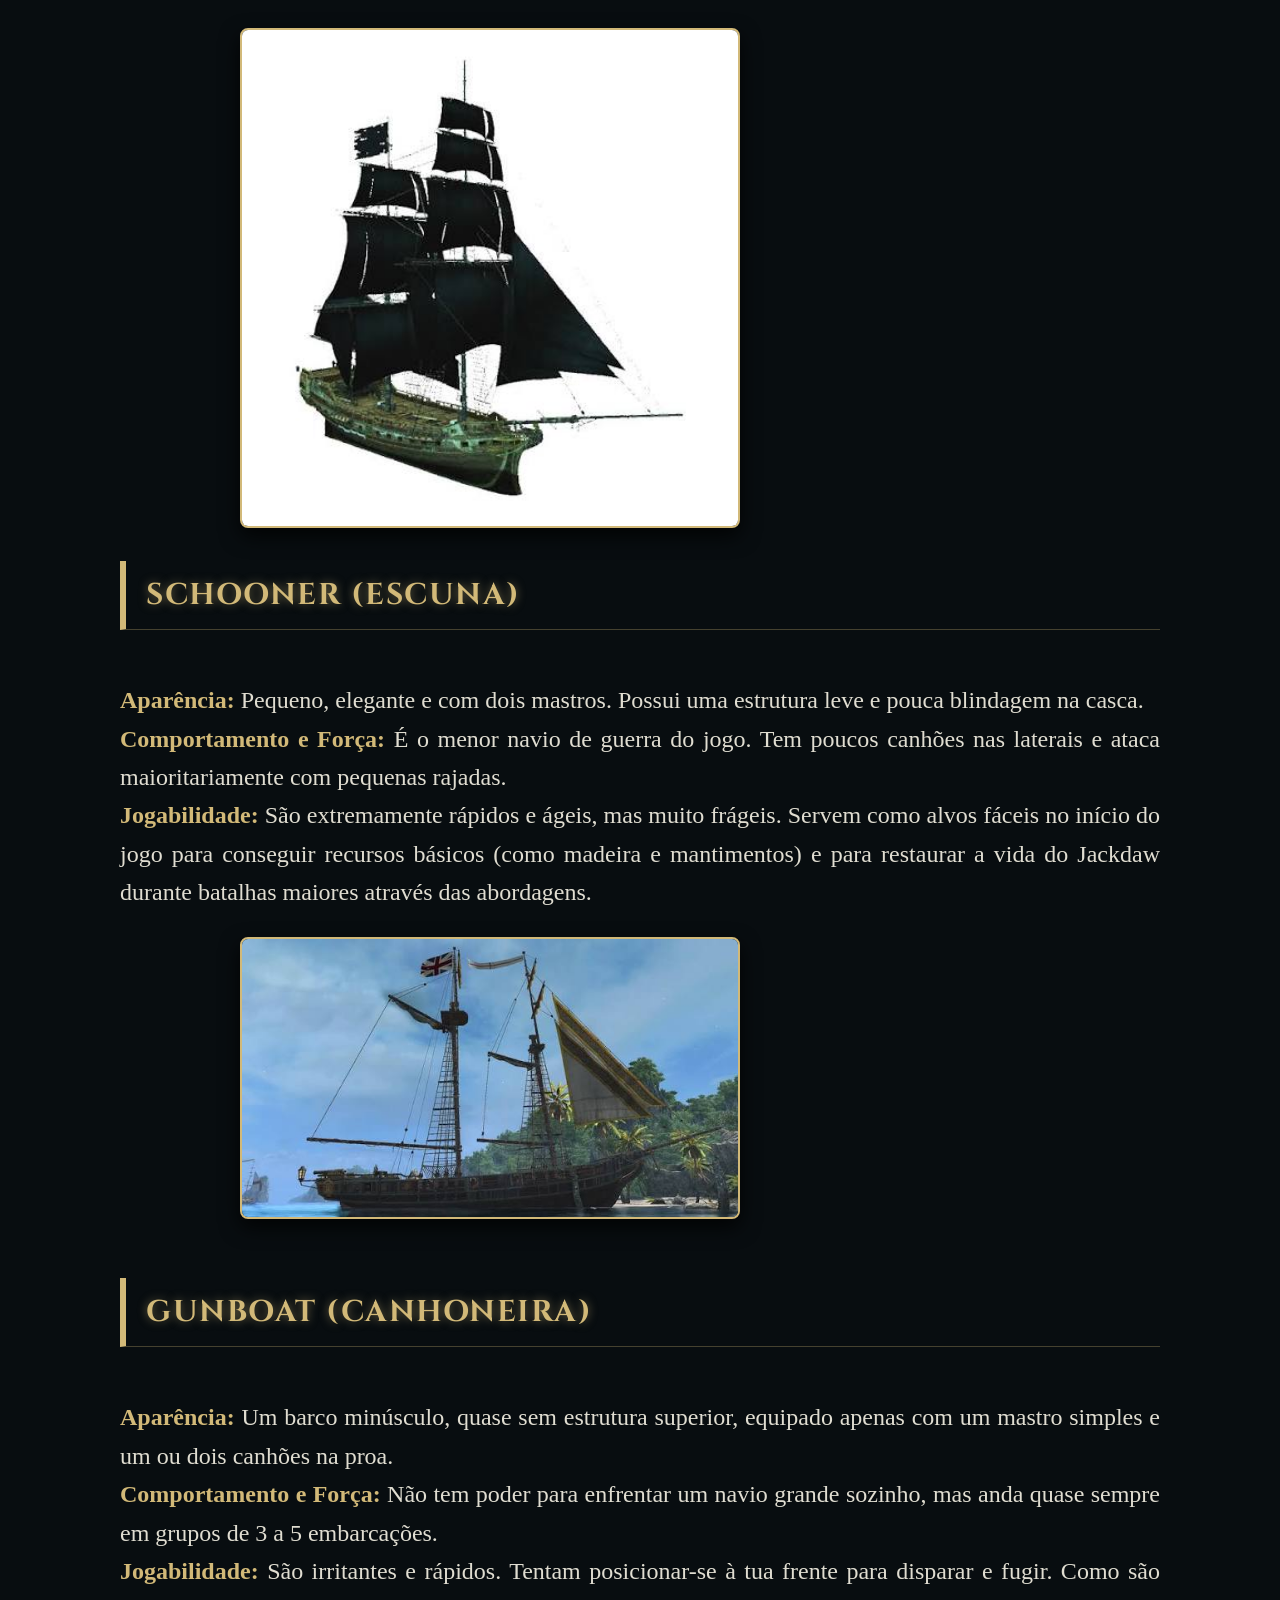
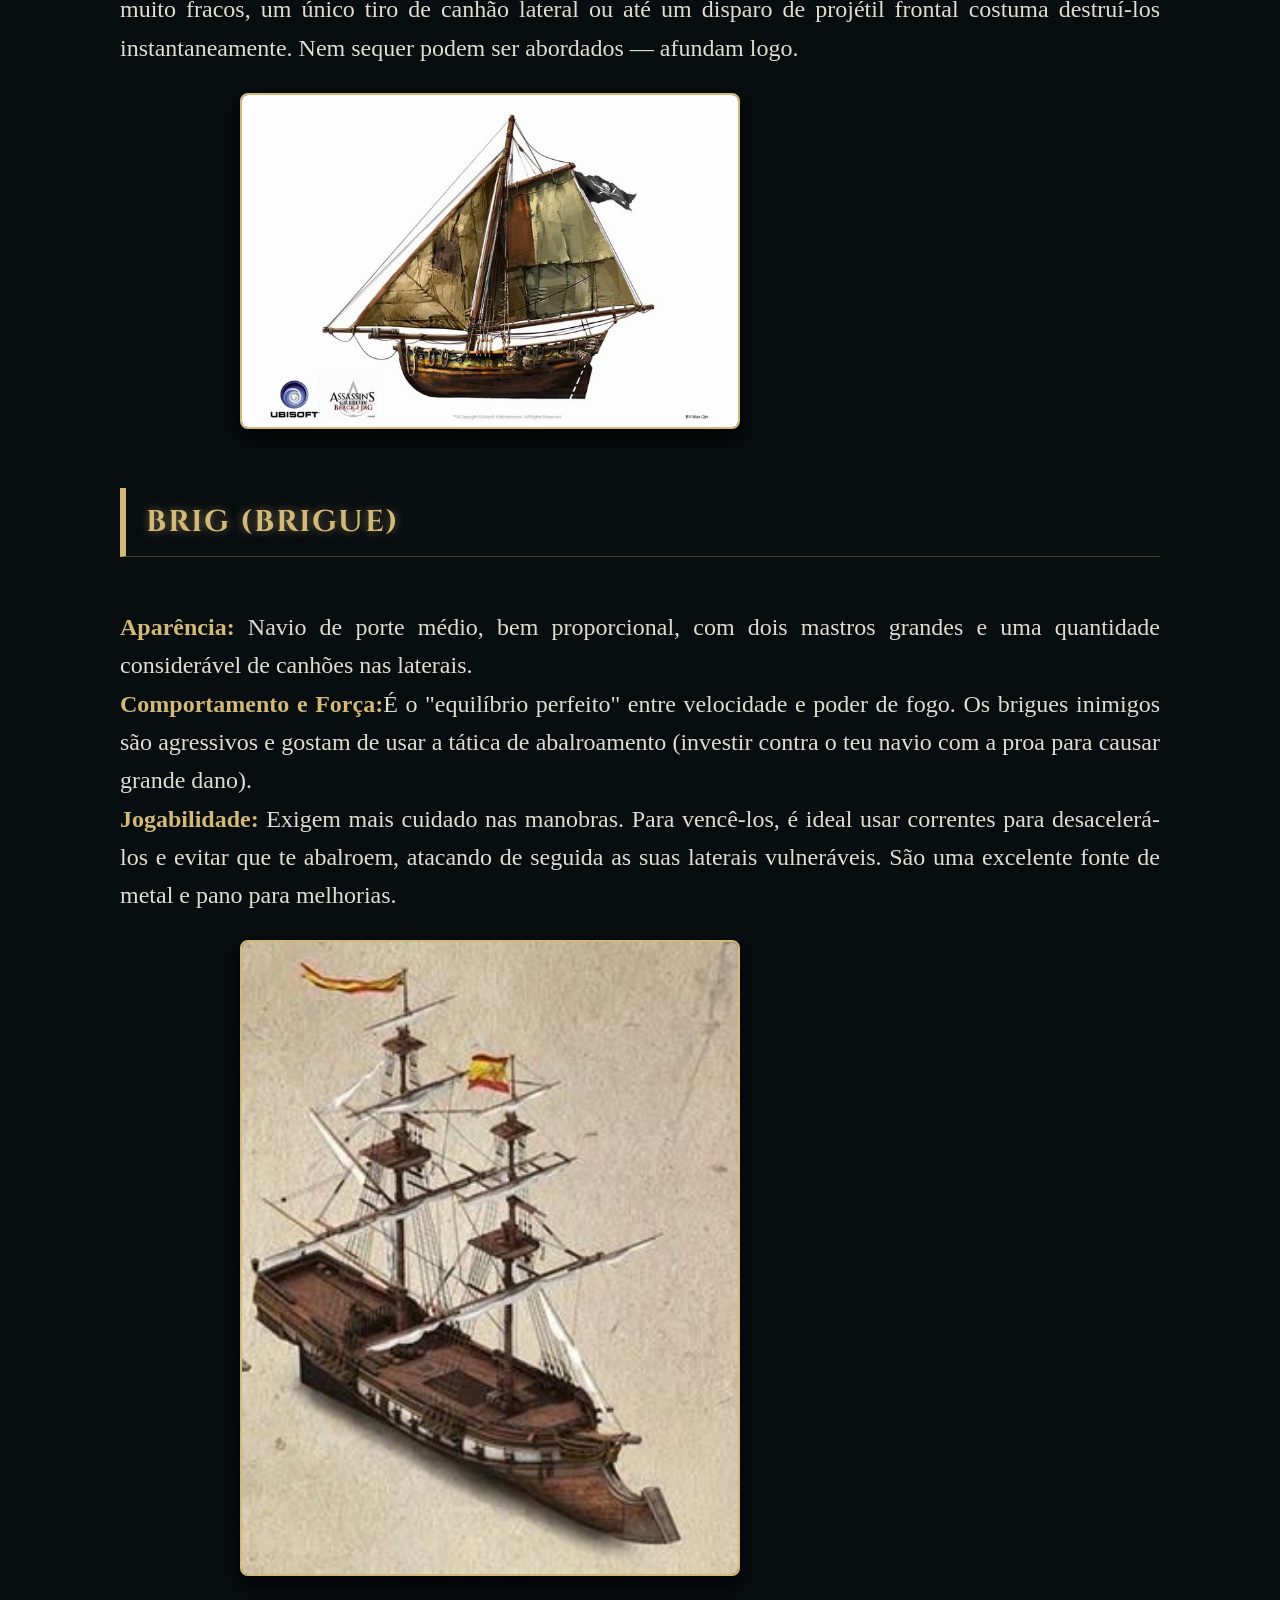
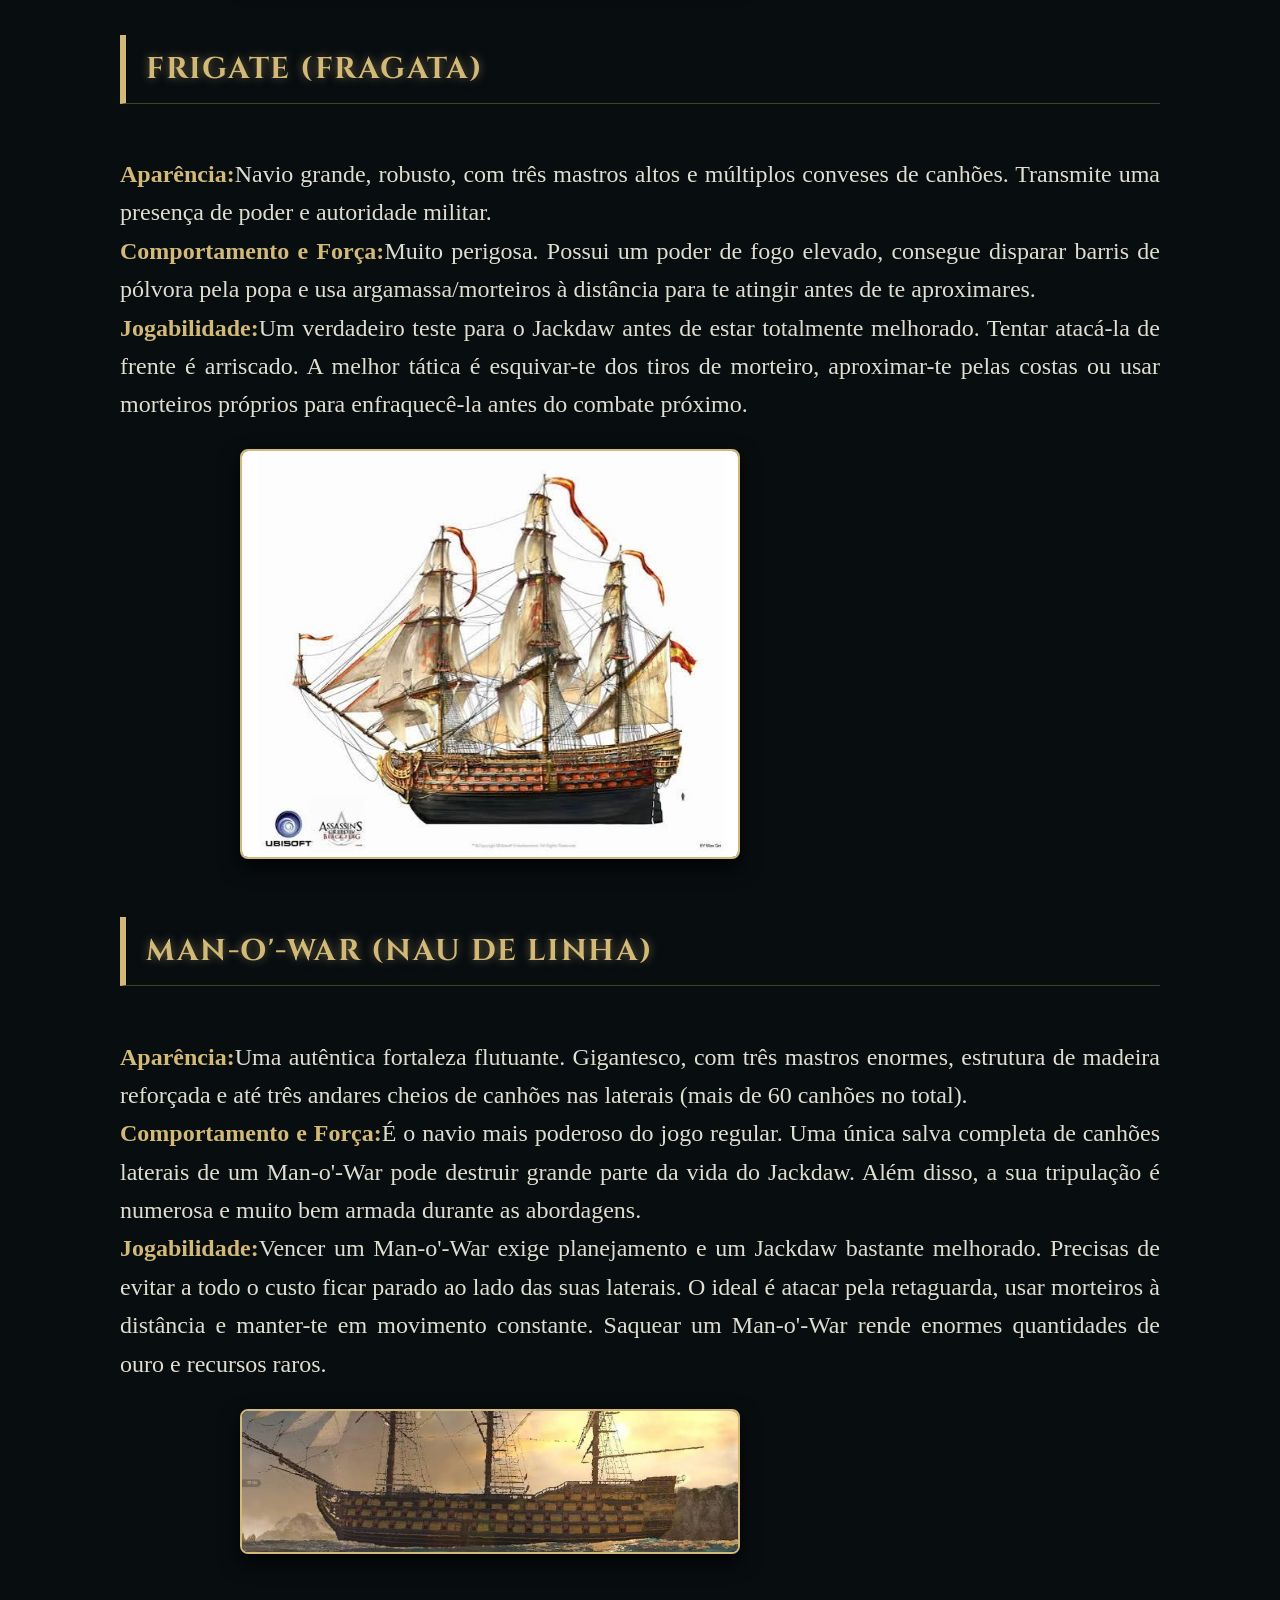
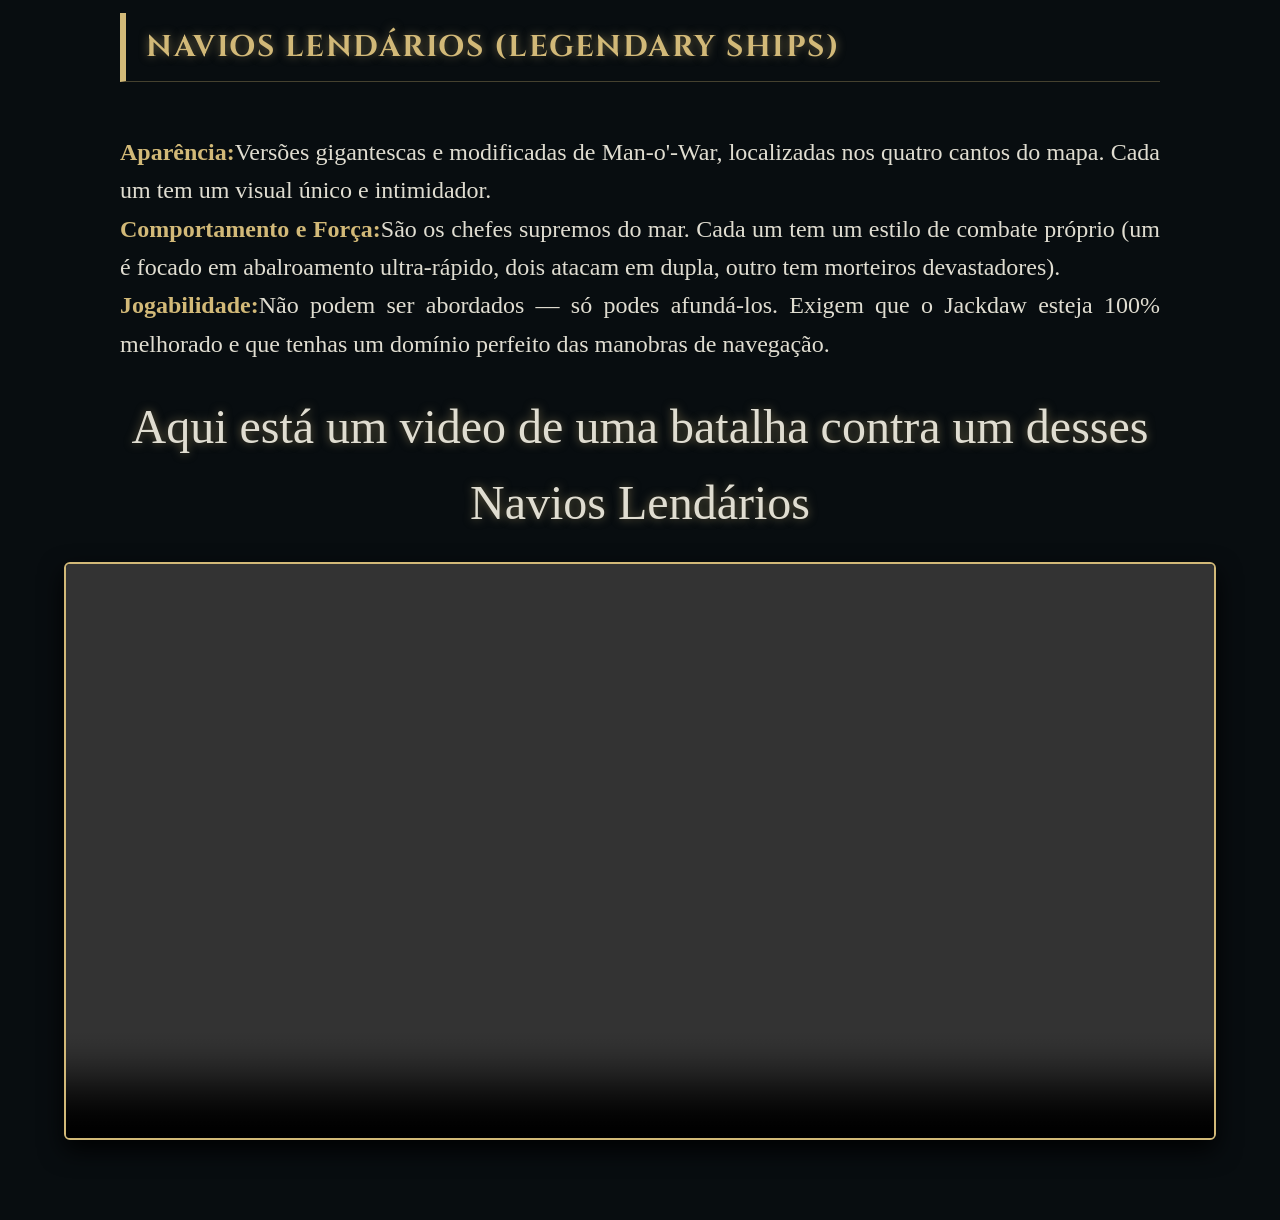
<file: Navios.html>
<!DOCTYPE html>
<html lang="pt-br">
<head>
    <meta charset="UTF-8">
    <meta name="viewport" content="width=device-width, initial-scale=1.0">
    <title>Navios</title>
    <link rel="stylesheet" href="pirata.css">
    <link rel="icon" type="image/png" href="./Imagens/download.jpg">
    <style> 
        .title {
            text-align: center;
            font-size: 2.5cm;
            color: #D2B978;
        }
hr{
    background: #D2B978;    
}
        .subtitle {
            text-align: left;
            font-size: 50px;
            color: #D2B978;
            margin-left: 120px;
        }

         .subititle {
            text-align: left;
            font-size: 30px;
            color: #D2B978;
            margin-left: 120px;
        }

        nav ul {
            list-style-type: none;
            margin: 0px;
            padding: 2px;
            display: flex;
        }

        nav li a {
            margin-right: 0px;
            font-size: 20px;
            color: #D2B978;
            border: 2px solid; 
            padding: 20px;          
            width: 150px;           
            height: 0.1px;          
            display: flex;         
            align-items: center;    
            justify-content: center;
            transform: translate(-11px, -11px);
        } 
        .nava{
            margin-right: 0px;
            font-size: 20px;
            color: #D2B978;
            border: 2px solid; 
            padding: 20px;          
            width: 410px;           
            height: 0.1px;          
            display: flex;         
            align-items: center;    
            justify-content: center;
            transform: translate(-11px, -11px);
        }

        nav a {
            text-decoration: none;
            color: #333;
        }

        body {
            background-color: #080D10;
        }

        .inicio {
            color: #e0ddd1;
            font-size: 18px;
        }

        

       
        .organizacao {
            display: flex;
            align-items: flex-start; 
            gap: 5px; 
            margin-left: 0px;
            margin-right: 120px;
        }

        .op {
           
            color: #e0ddd1;
            font-size: 24px; 
            text-align: justify;
            flex: 1; 
            margin: 0;
        }
        p {
           
            color: #e0ddd1;
            font-size: 24px; 
            text-align: justify;
            flex: 1; 
            margin-left:120px;
            margin-right: 120px;
        }
        .img1 {
            width: 500px; 
            height: auto;
            border-radius: 8px; 
            margin-left: 240px;
        }
.titlenada{
  text-align: center;
    font-size: 48px;
    border-left: none;
    background: transparent;
    text-shadow: 0 0 10px rgba(210, 185, 120, 0.5);
}    
ul li p {
    list-style:circle;
}
        
    </style>
</head>
<body>
    <nav>
        <ul>
         <li class="nava">Assassin's Creed IV: Black Flag</li>            
            <li><a href="index.html">Inicio</a></li>
            <li><a href="historia_jogo.html">História</a></li>
            <li><a href="Navios.html">Navios</a></li>
            <li><a href="Guias.html">Guias</a></li>
              <li><a href="Exploração.html">Exploracao</a></li>
              <li><a href="armamento.html">armas</a></li>
               <li><a href="curiosidades.html">Curiosidades</a></li>
        </ul>
    </nav>

    <h1 class="title">Navios</h1>

<br><br><br>
    
<h2 class="subtitle">Apresentação dos Navios</h2>

<br>
 
<p>Os navios em Assassin's Creed IV: Black Flag são o coração da experiência do jogo,
     transformando o oceano das Caraíbas num verdadeiro campo de batalha e exploração.
      O destaque principal vai para o Jackdaw, o navio do protagonista Edward Kenway,
       mas todo o sistema naval do jogo destaca-se pelo realismo visual e pela jogabilidade fluida.

</p>


<br><br>

<br><br><br><br><br>


<h2 class="subtitle">Aparência e Estética</h2>
<br><br>
<div class="organizacao">
  <br>
<p>
   <strong> Rico em Detalhes Históricos:</strong> Os navios foram desenhados com base nas embarcações do século XVIII. É possível ver a textura da madeira envelhecida, o balanço das cordas com o vento, as velas grandes de pano e o movimento da tripulação a trabalhar no convés.
<br>
<strong>Personalização:</strong> À medida que avanças no jogo, podes mudar a aparência do Jackdaw. É possível alterar as velas (escolhendo cores e símbolos), a figura de proa (as estátuas na frente do navio) e o leme, permitindo deixar a embarcação com um aspeto temático ou intimidador.
</p>
<img src="./Imagens/9079a476dcbbf0adc64c9170cca1499e.jpg" alt="" class="img1">

</div>
<br><br><br><br><br>

<h2 class="subtitle">Variedade de classes:</h2>




<br><br><br>

<h2 class="subititle">Jackdaw (Navio usado pelo protagonista)</h2>

<br><br>
<p>
    <strong>Classe:</strong> É uma Escuna/Brigue Modificado de dois mastros, com cerca de 60 metros de comprimento.
    <br>
<strong class="titlenada">Evolução Visual:</strong><br> No início do jogo, o Jackdaw é uma embarcação simples, modesta e com velas desgastadas. À medida que compras melhorias, o seu aspeto muda drasticamente:
<br>
</p><ul>

<li><p><strong>Casco:</strong> A madeira ganha reforços de ferro e metal maciço nas laterais e na proa.</p></li>
<li><p><strong>Velas e Leme:</strong> Podes equipar velas de várias cores (pretas, vermelhas, brancas) com emblemas piratas ou dos Assassinos, além de lemes embutidos com detalhes em ouro.</p></li>
<li><p><strong>Figura de Proa:</strong> A escultura na frente do navio pode ser personalizada com figuras como sereias, águias, demónios ou esqueletos.</p></li>

</ul>
<p>


<br>

<strong class="titlenada">Jogabilidade e  Desempenho:</strong><br>O grande diferencial do Jackdaw em relação a todos os outros navios do jogo é a sua versatilidade:
</p>
<ul>
<li><p><strong>Velocidade e Manuseio:</strong>Por ser menor e mais leve do que uma Fragata ou um Man-o'-War, o Jackdaw é extremamente ágil. Consegue fazer curvas apertadas rapidamente e atingir altas velocidades com o vento a favor.</p></li>
<li><p><strong>Capacidade de Adaptação:</strong>Ele foi projetado para poder combater desde pequenas canhoneiras até frotas inteiras de navios militares pesados.</p></li>
</ul>
<br><br><br><br>


<p>
   <strong class="titlenada"> O Arsenal Completo do Jackdaw:</strong> <br>À medida que investes recursos (metal, madeira, pano e dinheiro), podes equipar o Jackdaw com um conjunto de armas completo para qualquer situação:
<br>

</p>
<ul>

<li><p><strong>Canhões Laterais (Broadside Cannons):</strong>O teu ataque principal. Quando totalmente melhorado, o Jackdaw conta com até 23 canhões de cada lado (46 no total), disparando uma salva devastadora de bolas de ferro.</p></li>

<li><p><strong>Bolas Pesadas (Heavy Shot):</strong> Disparadas sem fazer mira nas laterais, funcionam como um "escopetasso" à queima-roupa que causa um dano gigantesco em navios emparelhados.</p></li>

<li><p><strong>Morteiros (Mortars):</strong> Permitem lançar projéteis explosivos a longa distância com uma mira circular na água, perfeitos para atacar fortificações ou começar o combate antes que os inimigos te vejam.</p></li>

<li><p><strong>Bolas de Corrente (Chain Shot):</strong> Disparadas pela proa (frente), servem para destruir os mastros dos navios inimigos e desacelerá-los instantaneamente.</p></li>

<li><p><strong>Abalroamento Reforçado (Ram):</strong>Uma estrutura de metal reforçado na proa que permite destruir navios menores simplesmente colidindo contra eles em alta velocidade.</p></li>

<li><p><strong>Barris de Pólvora (Fire Barrels):</strong> Lançados pela popa (trás) para explodir navios que estejam a perseguir o Jackdaw.</p></li>

<li><p><strong>Peças de Caça (Swivel Guns):</strong>Pequenos canhões de precisão usados após uma salva lateral para atingir pontos fracos revelados na casca do navio inimigo.</p></li>

</ul>

<br><br>
<p>
   <strong class="titlenada"> A Vida a Bordo:</strong> <br> O Jackdaw também funciona como a tua base de operações:
   <br>
</p>
<ul>
<li><p><strong>Cabine do Capitão:</strong>Fica na parte de trás do navio. Nela podes ver os teus colecionáveis, mudar de trajo, acompanhar as tuas estatísticas e gerir a Frota de Kenway.</p></li>
<li><p><strong>A Tripulação:</strong>Os marinheiros recrutados em tavernas ou salvos no mar mantêm o navio a funcionar, operam os canhões e lutam ao teu lado durante as abordagens.</p></li>
</ul>
<p><strong>Imagem do Jackdaw:</strong></p><br>
<img src="./Imagens/images (6).jpg" class="img1 " alt="">












<br><br>
<h2 class="subititle">Schooner (Escuna)</h2>
<br><br>
<p>
<strong>Aparência:</strong> Pequeno, elegante e com dois mastros. Possui uma estrutura leve e pouca blindagem na casca.
<br>
<strong>Comportamento e Força:</strong> É o menor navio de guerra do jogo. Tem poucos canhões nas laterais e ataca maioritariamente com pequenas rajadas.
<br>
<strong>Jogabilidade:</strong> São extremamente rápidos e ágeis, mas muito frágeis. Servem como alvos fáceis no início do jogo para conseguir recursos básicos (como madeira e mantimentos) e para restaurar a vida do Jackdaw durante batalhas maiores através das abordagens.
</p><br>
<img src="./Imagens/images (1).jpg" class="img1 " alt="">

<br><br><br>
<h2 class="subititle">Gunboat (Canhoneira)</h2>
<br><br>
<p>
<strong>Aparência:</strong> Um barco minúsculo, quase sem estrutura superior, equipado apenas com um mastro simples e um ou dois canhões na proa.
<br>
<strong>Comportamento e Força:</strong> Não tem poder para enfrentar um navio grande sozinho, mas anda quase sempre em grupos de 3 a 5 embarcações.
<br>
<strong>Jogabilidade:</strong> São irritantes e rápidos. Tentam posicionar-se à tua frente para disparar e fugir. Como são muito fracos, um único tiro de canhão lateral ou até um disparo de projétil frontal costuma destruí-los instantaneamente. Nem sequer podem ser abordados — afundam logo.
</p><br>
<img src="./Imagens/b29c0c24fedb630d556d6bc0b021a24d.jpg" class="img1 " alt="">


<br><br><br>
<h2 class="subititle">Brig (Brigue)</h2>
<br><br>
<p>
<strong>Aparência:</strong> Navio de porte médio, bem proporcional, com dois mastros grandes e uma quantidade considerável de canhões nas laterais.
<br>
<strong>Comportamento e Força:</strong>É o "equilíbrio perfeito" entre velocidade e poder de fogo. Os brigues inimigos são agressivos e gostam de usar a tática de abalroamento (investir contra o teu navio com a proa para causar grande dano).
<br>
<strong>Jogabilidade:</strong> Exigem mais cuidado nas manobras. Para vencê-los, é ideal usar correntes para desacelerá-los e evitar que te abalroem, atacando de seguida as suas laterais vulneráveis. São uma excelente fonte de metal e pano para melhorias.
</p><br>
<img src="./Imagens/images (3).jpg" class="img1 " alt="">


<br><br><br>
<h2 class="subititle">Frigate (Fragata)</h2>
<br><br>
<p>
<strong>Aparência:</strong>Navio grande, robusto, com três mastros altos e múltiplos conveses de canhões. Transmite uma presença de poder e autoridade militar.
<br>
<strong>Comportamento e Força:</strong>Muito perigosa. Possui um poder de fogo elevado, consegue disparar barris de pólvora pela popa e usa argamassa/morteiros à distância para te atingir antes de te aproximares.
<br>
<strong>Jogabilidade:</strong>Um verdadeiro teste para o Jackdaw antes de estar totalmente melhorado. Tentar atacá-la de frente é arriscado. A melhor tática é esquivar-te dos tiros de morteiro, aproximar-te pelas costas ou usar morteiros próprios para enfraquecê-la antes do combate próximo.
</p><br>
<img src="./Imagens/images (4).jpg" class="img1 " alt="">


<br><br><br>
<h2 class="subititle">Man-o'-War (Nau de Linha)</h2>
<br><br>
<p>
<strong>Aparência:</strong>Uma autêntica fortaleza flutuante. Gigantesco, com três mastros enormes, estrutura de madeira reforçada e até três andares cheios de canhões nas laterais (mais de 60 canhões no total).
<br>
<strong>Comportamento e Força:</strong>É o navio mais poderoso do jogo regular. Uma única salva completa de canhões laterais de um Man-o'-War pode destruir grande parte da vida do Jackdaw. Além disso, a sua tripulação é numerosa e muito bem armada durante as abordagens.
<br>
<strong>Jogabilidade:</strong>Vencer um Man-o'-War exige planejamento e um Jackdaw bastante melhorado. Precisas de evitar a todo o custo ficar parado ao lado das suas laterais. O ideal é atacar pela retaguarda, usar morteiros à distância e manter-te em movimento constante. Saquear um Man-o'-War rende enormes quantidades de ouro e recursos raros.
</p><br>
<img src="./Imagens/images (5).jpg" class="img1 " alt="">


<br><br><br>
<h2 class="subititle">Navios Lendários (Legendary Ships)</h2>
<br><br>
<p>
<strong>Aparência:</strong>Versões gigantescas e modificadas de Man-o'-War, localizadas nos quatro cantos do mapa. Cada um tem um visual único e intimidador.
<br>
<strong>Comportamento e Força:</strong>São os chefes supremos do mar. Cada um tem um estilo de combate próprio (um é focado em abalroamento ultra-rápido, dois atacam em dupla, outro tem morteiros devastadores).
<br>
<strong>Jogabilidade:</strong>Não podem ser abordados — só podes afundá-los. Exigem que o Jackdaw esteja 100% melhorado e que tenhas um domínio perfeito das manobras de navegação.
</p><br>
<p class="titlenada">Aqui está um video de uma batalha contra um desses Navios Lendários</p>
<video src="./videoplayback (1).mp4" width="1350"  controls ></video>


</body>
</html>
</file>
<file: pirata.css>
/* ==========================================================================
   PIRATA.CSS - ASSASSIN'S CREED IV: BLACK FLAG THEME (SEM FUNDO NOS TÍTULOS)
   ========================================================================== */

   @import url('https://fonts.googleapis.com/css2?family=Cinzel:wght@600;700;900&family=IM+Fell+English&display=swap');

   :root {
     --bg-color: #080D10;
     --gold-color: #D2B978;
     --gold-glow: rgba(210, 185, 120, 0.5);
     --text-color: #e0ddd1;
     --font-title: 'Cinzel', serif;
     --font-body: 'IM Fell English', serif;
   }
   
   /* Reset Global */
   * {
     box-sizing: border-box;
     margin: 0;
     padding: 0;
   }
   
   body {
     background-color: #080D10;
     color: #e0ddd1;
     font-family: var(--font-body);
     line-height: 1.6;
     padding-bottom: 80px;
   }
   
   /* ==========================================================================
      NAVEGAÇÃO (MENU HORIZONTAL)
      ========================================================================== */
   
   nav {
     background-color: #030608;
     border-bottom: 2px solid #D2B978;
     width: 100%;
     position: sticky;
     top: 0;
     z-index: 1000;
     box-shadow: 0 4px 15px rgba(0, 0, 0, 0.8);
   }
   
   nav ul {
     list-style-type: none;
     display: flex;
     align-items: center;
     margin: 0;
     padding: 0;
   }
   
   .nava {
     font-family: var(--font-title);
     font-size: 1.1rem;
     font-weight: 700;
     color: #D2B978;
     border: 2px solid #D2B978;
     padding: 55px 25px;
     min-width: 300px;
     display: flex;
     align-items: center;
     justify-content: center;
     text-transform: uppercase;
     background-color: rgba(210, 185, 120, 0.05);
   }
   
   nav li a {
     font-family: var(--font-title);
     font-size: 1.1rem;
     color: #D2B978;
     text-decoration: none;
     border: 2px solid #D2B978;
     border-left: none;
     padding: 55px 50px;
     min-width: 170px;
     display: flex;
     align-items: center;
     justify-content: center;
     transition: all 0.3s ease;
   }
   
   nav li a:hover {
     background-color: #D2B978;
     color: #080D10;
     font-weight: 700;
     box-shadow: inset 0 0 10px rgba(0, 0, 0, 0.5);
   }
   
   /* ==========================================================================
      TÍTULOS E SUBTÍTULOS (SEM FUNDO)
      ========================================================================== */
   
   /* Título Principal */
   .title {
     text-align: center;
     font-family: var(--font-title);
     font-size: 3.5rem;
     color: #D2B978;
     text-transform: uppercase;
     margin-top: 40px;
     letter-spacing: 3px;
     text-shadow: 0 0 12px rgba(210, 185, 120, 0.5), 2px 2px 10px rgba(0, 0, 0, 0.9);
     padding: 15px 0;
     background: transparent;
   }
   
   hr {
     border: 0;
     height: 2px;
     background: linear-gradient(90deg, transparent, #D2B978, transparent);
     margin: 20px 0 40px 0;
   }
   
   /* Subtítulo */
   .subtitle {
     font-family: var(--font-title);
     font-size: 2.2rem;
     color: #D2B978;
     text-transform: uppercase;
     margin-left: 120px;
     margin-right: 120px;
     padding: 10px 20px;
     border-left: 6px solid #D2B978;
     border-bottom: 1px solid rgba(210, 185, 120, 0.3);
     text-shadow: 0 0 10px rgba(210, 185, 120, 0.5);
     letter-spacing: 1.5px;
     background: transparent;
   }
   
   .subititle {
     font-family: var(--font-title);
     font-size: 2.2rem;
     color: #D2B978;
     text-transform: uppercase;
     margin-left: 120px;
     margin-right: 120px;
     padding: 10px 20px;
     border-left: 6px solid #D2B978;
     border-bottom: 1px solid rgba(210, 185, 120, 0.3);
     text-shadow: 0 0 10px rgba(210, 185, 120, 0.5);
     letter-spacing: 1.5px;
     background: transparent;
   }
   .subtitle2 {
     font-family: var(--font-title);
     font-size: 2.2rem;
     color: #D2B978;
     text-transform: uppercase;
     margin-left: 120px;
     margin-right: 120px;
     padding: 10px 20px;
     border-left: 6px solid #D2B978;
     border-bottom: 1px solid rgba(210, 185, 120, 0.3);
     text-shadow: 0 0 10px rgba(210, 185, 120, 0.5);
     letter-spacing: 1.5px;
     background: transparent;
   }
   /* Subtítulo Centralizado (ex: Trailer) */
   .subtitle[align="center"] {
     text-align: center;
     margin-left: 120px;
     margin-right: 120px;
     border-left: none;
     border-bottom: 2px solid #D2B978;
     background: transparent;
   }
   .subititle[align="center"] {
     text-align: center;
     margin-left: 120px;
     margin-right: 120px;
     border-left: none;
     border-bottom: 2px solid #D2B978;
     background: transparent;
   }
 
   .subtitle2[align="center"] {
     text-align: center;
     margin-left: 120px;
     margin-right: 120px;
     border-left: none;
     border-bottom: 2px solid #D2B978;
     background: transparent;
   }
   
   /* ==========================================================================
      LAYOUT E ELEMENTOS
      ========================================================================== */
   
   .organizacao {
     display: flex;
     align-items: flex-start;
     gap: 50px;
     margin-left: 120px;
     margin-right: 120px;
   }
   
   .op, p {
     color: #e0ddd1;
     font-size: 1.25rem;
     text-align: justify;
     flex: 1;
   }
   
   p {
     margin-left: 120px;
     margin-right: 120px;
   }
   
   .op {
     margin: 0;
   }
   
   strong {
     color: #D2B978;
   }
   
   .img1 {
     width: 270px;
     height: auto;
     border-radius: 6px;
     border: 2px solid #D2B978;
     box-shadow: 0 8px 20px rgba(0, 0, 0, 0.8);
   }
   
   video {
     display: block;
     margin: 20px auto 0 auto;
     border: 2px solid #D2B978;
     border-radius: 6px;
     box-shadow: 0 10px 25px rgba(0, 0, 0, 0.9);
     max-width: 90%;
   }




}
   
   /* Responsividade */
   @media (max-width: 900px) {
     nav ul { flex-direction: column; }
     .nava, nav li a { width: 100%; border-left: 2px solid #D2B978; }
     .subtitle, p, .organizacao { margin-left: 20px; margin-right: 20px; }
     .subtitle[align="center"] { margin-left: 20px; margin-right: 20px; }
     .organizacao { flex-direction: column; align-items: center; }
     .title { font-size: 2.2rem; }
   }
</file>
